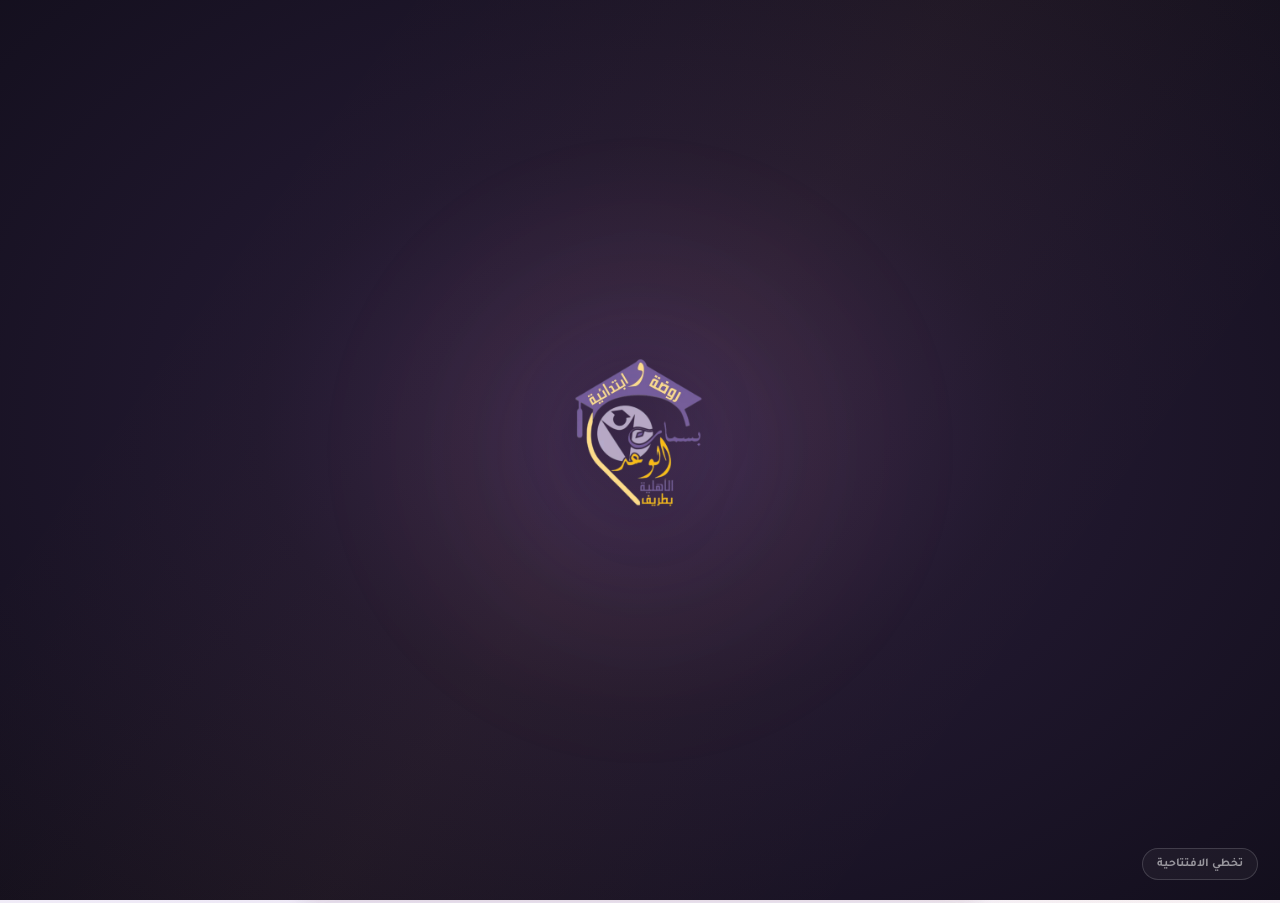
<file: index.html>
<!doctype html>
<html lang="ar" dir="rtl">
<head>
  <meta charset="utf-8">
  <meta name="viewport" content="width=device-width,initial-scale=1,maximum-scale=1">
  <meta name="theme-color" content="#4a2e6f">
  <title>نظام نداء واستئذان الطلاب - بسمات الوعد الأهلية</title>
  <link rel="icon" type="image/png" href="assets/logo.png?v=school-logo-20260928">
  <link rel="apple-touch-icon" href="assets/logo.png?v=school-logo-20260928">
  <script>document.querySelectorAll("link[rel~=icon]").forEach(link=>link.href=location.hostname==="bsmat0.github.io"?"/nbsmat/assets/logo.png?v=school-logo-20260928":"assets/logo.png?v=school-logo-20260928")</script>
  <link rel="stylesheet" href="css/style.css?v=delegate-feedback-session-cleanup-v1-20260926">
  <link rel="stylesheet" href="css/reference-design.css?v=school-logo-visible-v1-20260927">
  <link rel="stylesheet" href="css/info-pages.css">
  <link rel="stylesheet" href="css/brand-intro.css?v=mobile-required-intro-audio-v1-20260927">
  <script src="js/brand-intro.js?v=mobile-required-intro-audio-v1-20260927"></script>
  <script defer src="js/config.js?v=parent-login-bound-session-v1-20260926"></script>
  <script defer src="js/api.js?v=parent-device-session-v2-20260926"></script>
  <script defer src="js/realtime.js?v=root-realtime-rootfix-v7-6to2-stable-20261002"></script>
  <script defer src="js/parent.js?v=root-parent-rootfix-v5-6to2-stable-20261002"></script>
  <script defer src="js/delegation.js?v=root-realtime-delegate-v1"></script>
  <script defer src="js/ui.js?v=github-logo-path-v1-20260927"></script>
</head>
<body>
  <div class="brand-intro" id="brandIntro" data-intro-target="#home .portal-center-logo" role="dialog" aria-label="افتتاحية شعار بسمات الوعد" aria-modal="true">
    <div class="brand-intro-aura" aria-hidden="true"></div>
    <div class="brand-intro-stage" aria-hidden="true">
      <div class="brand-intro-n" dir="ltr">N</div>
      <div class="brand-intro-word" dir="ltr" aria-label="BSMAT">
        <span class="brand-letter brand-letter-b">B</span><span class="brand-letter brand-letter-s">S</span><span class="brand-letter brand-letter-m">M</span><span class="brand-letter brand-letter-a">A</span><span class="brand-letter brand-letter-t">T</span>
      </div>
      <img class="brand-intro-official" src="assets/logo.png?v=school-logo-20260928" alt="">
    </div>
    <button class="brand-intro-skip" id="brandIntroSkip" type="button">تخطي</button>
  </div>
  <header class="site-header" aria-label="رأس الموقع">
    <div class="header-school">
      <div class="school-logo-box"><img class="header-logo" src="assets/logo.png?v=school-logo-20260928" alt="شعار بسمات الوعد"></div>
      <div class="school-info">
        <div class="school-title-row"><h1>روضة وابتدائية بسمات الوعد الأهلية</h1><span class="approved-badge">بوابة معتمدة</span></div>
        <p>نظام النداء الذكي بالطلاب</p>
      </div>
    </div>
    <div class="header-actions">
      <a id="headerPortalAction" class="header-admin-btn" href="./" aria-label="تسجيل الدخول إلى بوابة الإدارة" title="تسجيل الدخول إلى بوابة الإدارة"><svg viewBox="0 0 24 24" aria-hidden="true"><circle cx="12" cy="7.5" r="4.5" fill="currentColor" stroke="none"/><path d="M3 22c.5-5.2 3.7-8 9-8s8.5 2.8 9 8H3Z" fill="currentColor" stroke="none"/></svg></a>
      <button class="header-theme-btn" data-theme type="button" title="تبديل المظهر" aria-label="تبديل المظهر"><svg class="theme-sun-icon" viewBox="0 0 24 24" aria-hidden="true"><circle cx="12" cy="12" r="4"/><path d="M12 2v2M12 20v2M2 12h2M20 12h2m-17.1-7.1 1.4 1.4m11.4 11.4 1.4 1.4m0-14.2-1.4 1.4M6.3 17.7l-1.4 1.4"/></svg></button>
    </div>
  </header>
  <div class="stars-container stars" id="stars" aria-hidden="true"></div>
  <main class="container" id="mainCardContainer">
    <section id="home" class="selection-screen" aria-label="الخدمات الرئيسية">
      <div class="portal-hero">
        <img class="portal-center-logo" src="assets/logo.png?v=school-logo-20260928" alt="شعار مدرسة بسمات الوعد">
        <h1>مدرسة بسمات الوعد</h1>
        <p>نظام نداء واستئذان الطلاب الذكي</p>
      </div>
      <button class="service-btn service-call-btn" type="button" data-mode="pickup"><span class="service-icon" aria-hidden="true"><svg viewBox="0 0 24 24"><path d="M5 16h14l-1.2-6.2A2.2 2.2 0 0 0 15.6 8H8.4a2.2 2.2 0 0 0-2.2 1.8L5 16z"/><path d="M4 16h16v3H4z"/><circle cx="7.5" cy="19" r="1.5"/><circle cx="16.5" cy="19" r="1.5"/></svg></span><span class="service-text"><strong>طلب نداء انصراف</strong><small>إرسال طلب استلام الطالب</small></span></button>
      <button class="service-btn service-excuse-btn" type="button" data-mode="excuse"><span class="service-icon" aria-hidden="true"><svg viewBox="0 0 24 24"><path d="M6 3h9l3 3v15H6z"/><path d="M15 3v4h3M9 12h6M9 16h4"/></svg></span><span class="service-text"><strong>طلب استئذان مبكر</strong><small>تقديم طلب استئذان طارئ</small></span></button>
      <button class="service-delegate-btn" type="button" data-mode="delegate"><span class="service-icon" aria-hidden="true"><svg viewBox="0 0 24 24"><circle cx="9" cy="8" r="3"/><path d="M3.5 20c.5-3.5 2.4-5.5 5.5-5.5s5 2 5.5 5.5M16 8h5m-2.5-2.5L21 8l-2.5 2.5"/></svg></span><span class="service-text"><strong>دخول المفوض</strong><small>الدخول لاستلام الطلاب المفوضين</small></span></button>
    </section>
    <section id="request" class="service-screen hidden" aria-labelledby="flowTitle">
      <h2 id="flowTitle">إدخال كود الأمان</h2>
      
      <form id="parentForm" novalidate>
        <div class="form-group"><label for="identity">رقم هوية ولي الأمر:</label><div class="verified-field"><input id="identity" inputmode="numeric" autocomplete="off" maxlength="10" placeholder="أدخل رقم الهوية الوطني" required><span id="identityCheck" class="field-verification hidden" aria-live="polite"></span></div></div>
        <div class="form-group"><label for="mobile">رقم الجوال:</label><div class="verified-field"><input id="mobile" inputmode="tel" autocomplete="tel" maxlength="10" placeholder="05xxxxxxxx" required><span id="mobileCheck" class="field-verification hidden" aria-live="polite"></span></div></div>
        <button class="btn-submit" type="submit" id="lookup">عرض الأبناء المسجلين</button>
      </form>
      <div id="parentSessionBar" class="parent-session-bar hidden"><div class="parent-session-identity"><span class="parent-session-avatar" aria-hidden="true">♙</span><div><small>مرحبًا بعودتك</small><strong id="parentGreeting">ولي الأمر</strong></div></div></div>
      <p id="formMessage" class="message hidden" role="status" aria-live="polite"></p>
      <div id="studentsWrap" class="children-picker hidden"><div class="children-picker-heading"><span class="children-heading-icon" aria-hidden="true">✦</span><div><h3>أبناؤك المسجلون</h3><p>اختر طالبًا أو أكثر لإرسال الطلب</p></div></div><div id="students" class="children-grid"></div></div>
      <div id="reasonWrap" class="form-group hidden"><label for="reason">سبب الاستئذان:<small id="count">0/100</small></label><textarea id="reason" rows="2" maxlength="100" placeholder="مثال: موعد مستشفى، ظرف عائلي..."></textarea></div>
      <button class="btn-submit hidden" id="sendRequest" type="button">تأكيد وإرسال الطلب</button>
      <div id="requestStatus" class="status-card hidden" role="status" aria-live="polite"></div>
      <section id="parentDelegatePanel" class="parent-delegation-panel hidden" aria-labelledby="parentDelegateTitle">
        <div class="parent-delegation-heading"><div><h3 id="parentDelegateTitle">تفويضات الأسرة</h3><p>إضافة مفوض جديد أو متابعة التفويضات الحالية</p></div><button id="toggleDelegateManagement" class="button quiet" type="button" aria-expanded="false" aria-controls="parentDelegateManagement">إدارة المفوضين</button></div>
        <div id="parentDelegateManagement" class="hidden"><form id="delegateManageForm" class="parent-delegate-form"><div class="form-group"><label for="delegateName">اسم المفوض</label><input id="delegateName" maxlength="100" required></div><div class="form-group"><label for="delegateMobile">رقم جوال المفوض</label><input id="delegateMobile" inputmode="numeric" maxlength="10" placeholder="05xxxxxxxx" required></div><div class="form-group"><label for="delegationType">مدة التفويض</label><select id="delegationType"><option value="temporary">مؤقت — 8 ساعات</option><option value="permanent">دائم</option></select></div><button class="button primary" type="submit">حفظ بيانات المفوض</button></form><p id="parentDelegateMessage" class="message" role="status" aria-live="polite"></p><div id="parentDelegations" class="parent-delegations hidden" aria-live="polite"></div></div>
      </section>
      <div class="parent-bottom-grid">
        <section id="parentRequestHistory" class="parent-request-history hidden" aria-labelledby="parentRequestHistoryTitle"><div class="parent-history-heading"><div><h3 id="parentRequestHistoryTitle">سجل طلبات الأبناء</h3><p>آخر عمليات النداء والاستئذان المرتبطة بأبنائك</p></div><button id="refreshParentHistory" class="button quiet" type="button">تحديث</button></div><div id="parentRequestHistoryList" class="parent-history-list"></div></section>
        <section id="parentUtilityCard" class="parent-utility-card hidden" data-mode="schedule" aria-live="polite"><div class="parent-history-heading"><div><h3 id="parentUtilityTitle">مواعيد اليوم</h3><p id="parentUtilityCopy">الأوقات المعتمدة الظاهرة لولي الأمر</p></div></div><div id="parentUtilityBody" class="parent-utility-body"></div></section>
      </div>
      <button class="btn-back-home" type="button" data-home><span>العودة للرئيسية</span></button>
    </section>
    <nav id="portalLegalLinks" class="portal-legal-links" aria-label="روابط الموقع"><a href="privacy.html">سياسة الخصوصية</a><span aria-hidden="true">|</span><a href="terms.html">شروط الاستخدام</a><span aria-hidden="true">|</span><a href="contact.html">تواصل معنا</a></nav>
    <footer class="portal-footer"><div class="portal-footer-title"><svg class="portal-footer-check" viewBox="0 0 24 24" aria-hidden="true"><circle cx="12" cy="12" r="8.5"/><path d="m8.3 12.2 2.3 2.3 5.1-5.1"/></svg><span>منظومة النداء والاستئذان المدرسي المعتمدة</span></div><div class="portal-footer-credit">تم إنشاء وتطوير النظام من قبل <strong>أ. إخلاص الحضيري</strong> | وكيلة مدرسة بسمات الوعد</div></footer>
  </main>
  <dialog id="parentLogoutDialog" aria-labelledby="parentLogoutTitle"><div class="dialog-card"><p class="eyebrow">حساب ولي الأمر</p><h2 id="parentLogoutTitle">تسجيل الخروج</h2><p>هل تريد تسجيل الخروج من حساب ولي الأمر على هذا الجهاز؟</p><div class="actions"><button id="cancelParentLogout" class="button quiet" type="button">البقاء</button><button id="confirmParentLogout" class="button reject" type="button">تسجيل الخروج</button></div></div></dialog>
  <dialog id="delegateDialog"><div class="dialog-card"><button class="close" id="delegateClose" aria-label="إغلاق">×</button><p class="eyebrow">دخول المفوض</p><form id="delegateLoginForm"><h2>استلام الطلاب</h2><label>كود التفويض<input id="delegateCode" inputmode="numeric" maxlength="4" autocomplete="one-time-code"></label><button class="button primary" id="redeem">دخول</button></form><div class="message" id="delegateMessage" role="status"></div><section id="delegateSession" class="hidden"><p id="delegateIdentity"></p><p id="delegateExpiry" class="muted"></p><h3>اختيار الطالب / الطلاب</h3><div id="delegateStudents" class="student-list"></div><div id="delegateStatus" class="status hidden" role="status"></div><button id="delegateSend" class="button primary">إرسال طلب الاستلام</button><button id="delegateLogout" class="button quiet">تسجيل خروج</button></section></div></dialog>
  <div id="adminPortalShell" hidden><iframe id="adminPortalFrame" title="بوابة الإدارة" src="about:blank"></iframe></div>
</body></html>
</file>
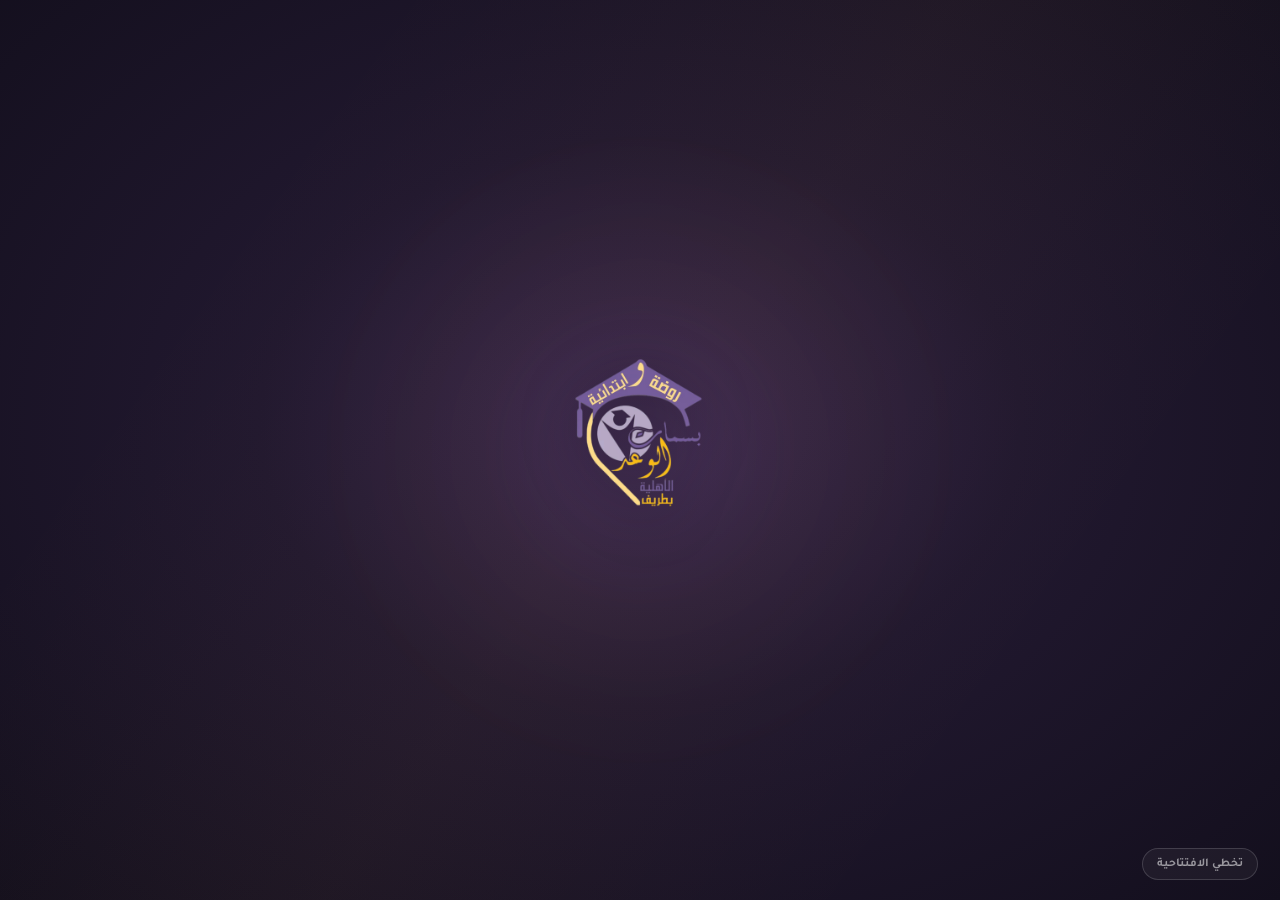
<file: admin.html>
<!doctype html>
<html lang="ar" dir="rtl">
<head>
  <meta charset="utf-8"><meta name="viewport" content="width=device-width,initial-scale=1,maximum-scale=1">
  <title>لوحة الإدارة | بسمات الوعد</title>
  <link rel="icon" type="image/png" href="assets/logo.png?v=school-logo-20260928"><script>document.querySelectorAll("link[rel~=icon]").forEach(link=>link.href=location.hostname==="bsmat0.github.io"?"/nbsmat/assets/logo.png?v=school-logo-20260928":"assets/logo.png?v=school-logo-20260928")</script>
  <link rel="apple-touch-icon" href="assets/logo.png?v=school-logo-20260928">
  <link rel="stylesheet" href="css/style.css"><link rel="stylesheet" href="css/reference-design.css?v=account-settings-v1-20260928"><link rel="stylesheet" href="css/admin.css?v=account-settings-v1-20260928"><link rel="stylesheet" href="css/brand-intro.css?v=nonblocking-sound-20260924"><style>body:has(#mainCardContainer.admin-wrap)>.site-header .admin-staff-mini{min-height:46px!important;height:auto!important;max-height:none!important;padding:5px 9px!important;gap:8px!important}body:has(#mainCardContainer.admin-wrap)>.site-header .staff-mini-icon{width:25px!important;height:25px!important;flex:0 0 25px!important}body:has(#mainCardContainer.admin-wrap)>.site-header .staff-mini-text strong{font-size:13px!important;line-height:1.25!important}body:has(#mainCardContainer.admin-wrap)>.site-header .staff-mini-text small{display:block!important;font-size:10px!important;line-height:1.25!important}#adminHomeAction{width:46px!important;min-width:46px!important;height:46px!important;min-height:46px!important}#adminHomeAction svg{width:40px!important;height:40px!important;stroke-width:2.6!important}@media(max-width:560px){body:has(#mainCardContainer.admin-wrap)>.site-header .admin-staff-mini{min-height:40px!important;padding:4px 6px!important;gap:5px!important}body:has(#mainCardContainer.admin-wrap)>.site-header .staff-mini-text strong{font-size:11px!important}body:has(#mainCardContainer.admin-wrap)>.site-header .staff-mini-text small{font-size:9px!important}#adminHomeAction{width:40px!important;min-width:40px!important;height:40px!important;min-height:40px!important}#adminHomeAction svg{width:34px!important;height:34px!important}}</style>
  <script src="js/brand-intro.js?v=nonblocking-sound-20260924"></script>
</head>
<body>
  <div class="brand-intro" id="brandIntro" data-intro-target=".admin-login-mark img" role="dialog" aria-label="افتتاحية شعار بسمات الوعد" aria-modal="true">
    <div class="brand-intro-aura" aria-hidden="true"></div>
    <div class="brand-intro-stage" aria-hidden="true">
      <div class="brand-intro-n" dir="ltr">N</div>
      <div class="brand-intro-word" dir="ltr" aria-label="BSMAT">
        <span class="brand-letter brand-letter-b">B</span><span class="brand-letter brand-letter-s">S</span><span class="brand-letter brand-letter-m">M</span><span class="brand-letter brand-letter-a">A</span><span class="brand-letter brand-letter-t">T</span>
      </div>
      <img class="brand-intro-official" src="assets/logo.png?v=school-logo-20260928" alt="">
    </div>
    <button class="brand-intro-skip" id="brandIntroSkip" type="button">تخطي</button>
  </div>
  <header class="site-header" aria-label="رأس الموقع">
    <div class="header-school"><div class="school-logo-box"><img class="header-logo" src="assets/logo.png?v=school-logo-20260928" alt="شعار بسمات الوعد"></div><div class="school-info"><div class="school-title-row"><h1>روضة وابتدائية بسمات الوعد الأهلية</h1><span class="approved-badge">بوابة معتمدة</span></div><p>نظام النداء الذكي بالطلاب</p></div></div>
    <div class="header-actions"><div class="admin-staff-wrap"><button class="admin-staff-mini hidden" id="staff" type="button" aria-expanded="false" aria-controls="staffCard"><span class="staff-mini-icon">✦</span><span class="staff-mini-text"><strong>إخلاص الحضيري</strong><small>وكيلة المدرسة</small></span></button><div id="staffCard" class="staff-card hidden"><strong>إخلاص الحضيري</strong><span>وكيلة مدرسة بسمات الوعد</span><span class="ok">● نشط</span><button id="logout" class="button quiet staff-logout" type="button"><svg viewBox="0 0 24 24" aria-hidden="true"><path d="M10 17l5-5-5-5M15 12H3m9-9h7a2 2 0 0 1 2 2v14a2 2 0 0 1-2 2h-7"/></svg><span>تسجيل الخروج</span></button></div></div><button class="header-theme-btn" data-theme type="button" aria-label="تبديل المظهر"><svg class="theme-sun-icon" viewBox="0 0 24 24" aria-hidden="true"><circle cx="12" cy="12" r="4"/><path d="M12 2v2M12 20v2M2 12h2M20 12h2m-17.1-7.1 1.4 1.4m11.4 11.4 1.4 1.4m0-14.2-1.4 1.4M6.3 17.7l-1.4 1.4"/></svg></button><a id="adminHomeAction" class="header-admin-btn" href="index.html" aria-label="العودة للصفحة الرئيسية"><svg viewBox="0 0 24 24" aria-hidden="true"><path d="M2 11.5 12 2l10 9.5M4.5 10v11h15V10M9 21v-7h6v7"/></svg></a></div>
  </header>
  <div class="stars-container stars" aria-hidden="true"></div>
  <main class="container admin-wrap" id="mainCardContainer">
    <section class="panel admin-login-panel" id="loginPanel"><div class="admin-login-mark"><img src="assets/logo.png?v=school-logo-20260928" alt="شعار مدرسة بسمات الوعد"></div><p class="eyebrow">بوابة آمنة</p><h1 class="admin-login-title">لوحة الإدارة</h1><p class="admin-login-subtitle">أدخلي رقم الهوية والرقم السري للمتابعة إلى لوحة التحكم</p><form id="loginForm"><label for="nationalId">رقم الهوية</label><input id="nationalId" type="text" inputmode="numeric" autocomplete="off" maxlength="10" pattern="[0-9]{10}" placeholder="أدخلي رقم الهوية" required><label for="password">الرقم السري</label><input id="password" type="password" autocomplete="current-password" placeholder="أدخلي الرقم السري" required><button class="button primary" id="loginButton" type="button">تسجيل الدخول</button><p id="loginMessage" class="message" role="status" aria-live="polite"></p></form></section>
    <section class="hidden" id="dashboard"><div class="admin-dashboard-top"><div class="admin-dashboard-brand"><img src="assets/logo.png?v=school-logo-20260928" alt="شعار بسمات الوعد"><div><p class="eyebrow">إدارة المدرسة</p><h1>لوحة التحكم</h1></div></div></div><nav class="tabs admin-tabs hidden" aria-label="أقسام الإدارة"><button data-tab="stats"><svg class="tab-icon" viewBox="0 0 24 24" aria-hidden="true"><path d="M4 19V5m0 14h16M7 14l4-4 3 3 6-7"/></svg><span>نظرة عامة</span></button><button data-tab="requests"><svg class="tab-icon" viewBox="0 0 24 24" aria-hidden="true"><path d="M18 9a6 6 0 0 0-12 0c0 7-3 7-3 9h18c0-2-3-2-3-9M10 21h4"/></svg><span>الطلبات الحية</span><span id="pendingRequestBadge" class="pending-request-badge hidden" aria-label="الطلبات المعلقة">0</span></button><button data-tab="students"><svg class="tab-icon" viewBox="0 0 24 24" aria-hidden="true"><circle cx="12" cy="8" r="4"/><path d="M4 21a8 8 0 0 1 16 0"/></svg><span>الطلاب</span></button><button data-tab="parents"><svg class="tab-icon" viewBox="0 0 24 24" aria-hidden="true"><circle cx="9" cy="8" r="3.5"/><path d="M2 20a7 7 0 0 1 14 0m1-11a3 3 0 1 0 0-6m1 10a6 6 0 0 1 5 6"/></svg><span>أولياء الأمور</span></button><button data-tab="delegations"><svg class="tab-icon" viewBox="0 0 24 24" aria-hidden="true"><path d="M8 7h8a4 4 0 0 1 0 8H8a4 4 0 0 1 0-8Z"/><path d="M5 11H3m18 0h-2M8 4v2m8-2v2M8 16v4m8-4v4"/></svg><span>التفويضات</span></button><button data-tab="reports"><svg class="tab-icon" viewBox="0 0 24 24" aria-hidden="true"><path d="M6 3h9l4 4v14H6zM15 3v5h5M9 13h7m-7 4h7"/></svg><span>التقارير</span></button><button data-tab="settings"><svg class="tab-icon" viewBox="0 0 24 24" aria-hidden="true"><circle cx="12" cy="12" r="3"/><path d="m19.4 15 .1.1 1.4 1.1-1.4 2.4-1.7-.7a8 8 0 0 1-1.8 1l-.3 1.8h-2.8l-.3-1.8a8 8 0 0 1-1.8-1l-1.7.7-1.4-2.4 1.4-1.1a7 7 0 0 1 0-2l-1.4-1.1 1.4-2.4 1.7.7a8 8 0 0 1 1.8-1l.3-1.8h2.8l.3 1.8a7 7 0 0 1 1.8 1l1.7-.7 1.4 2.4-1.4 1.1a7 7 0 0 1 0 2Z"/></svg><span>الإعدادات</span></button></nav><div class="panel" id="adminContent" aria-live="polite"><p class="muted">اختاري قسمًا لعرض بياناته.</p></div></section>
    <dialog id="adminDialog" class="demo-dialog"><form id="adminDialogForm" method="dialog"><div class="demo-dialog-head"><div><p class="eyebrow">إدارة المدرسة</p><h2 id="adminDialogTitle">تفاصيل</h2></div><button type="button" class="demo-dialog-close" id="adminDialogClose" aria-label="إغلاق">×</button></div><div id="adminDialogBody" class="demo-dialog-body"></div><div class="demo-dialog-actions"><button class="button quiet" id="adminDialogCancel" type="button">إلغاء</button><button class="button primary" id="adminDialogSave" type="submit">حفظ</button></div></form></dialog>
    <audio id="adminAlertAudio" preload="auto" playsinline aria-hidden="true"></audio><div id="adminToast" class="admin-toast" role="status" aria-live="polite"></div>
    <footer class="portal-footer"><div class="portal-footer-title"><svg class="portal-footer-check" viewBox="0 0 24 24" aria-hidden="true"><circle cx="12" cy="12" r="8.5"/><path d="m8.3 12.2 2.3 2.3 5.1-5.1"/></svg><span>منظومة النداء والاستئذان المدرسي المعتمدة</span></div><div class="portal-footer-credit">تم إنشاء وتطوير النظام من قبل <strong>أ. إخلاص الحضيري</strong> | وكيلة مدرسة بسمات الوعد</div></footer>
  <div id="printOnlyReport" aria-hidden="true"></div></main>
<script>const adminHomeAction=document.getElementById('adminHomeAction');if(adminHomeAction){adminHomeAction.href=location.protocol==='file:'?'index.html':'./';adminHomeAction.addEventListener('click',event=>{if(window.parent===window)return;event.preventDefault();window.parent.postMessage({type:'bsmat-close-admin'},'*')})}</script>

<script>
(() => {
  const form = document.getElementById('loginForm');
  const button = document.getElementById('loginButton');
  if (!form || !button) return;
  form.dataset.bsmatLoginFallback = '1';
  let busy = false;
  const runLogin = async (event) => {
    event?.preventDefault();
    if (busy) return;
    const nid = String(document.getElementById('nationalId')?.value || '').trim();
    const passEl = document.getElementById('password');
    const pass = String(passEl?.value || '').trim();
    const message = document.getElementById('loginMessage');
    if (!/^\d{10}$/.test(nid)) {
      if (message) message.textContent = 'أدخل رقم الهوية المكون من 10 أرقام.';
      document.getElementById('nationalId')?.focus();
      return;
    }
    if (!pass) {
      if (message) message.textContent = 'أدخل الرقم السري.';
      passEl?.focus();
      return;
    }
    try {
      const AudioCtor = window.AudioContext || window.webkitAudioContext;
      if (AudioCtor) {
        window.__bsmatAudioContext = window.__bsmatAudioContext && window.__bsmatAudioContext.state !== 'closed' ? window.__bsmatAudioContext : new AudioCtor();
        if (window.__bsmatAudioContext.state !== 'running') window.__bsmatAudioContext.resume().catch(() => {});
      }
    } catch {}
    busy = true;
    button.disabled = true;
    if (message) message.textContent = 'جارٍ التحقق…';
    try {
      const api = window.APP_CONFIG?.api || {};
      const baseUrl = String(api.baseUrl || 'https://gtbgfndskfofcxgtgqlc.supabase.co/functions/v1').replace(/\/$/, '');
      const publicKey = String(api.publicKey || 'sb_publishable_goqkOuoBt-PJ9gLJB7ttYw_cpfgV4qB');
      const response = await fetch(baseUrl + '/parent-api', {
        method: 'POST',
        headers: {
          'Content-Type': 'application/json',
          apikey: publicKey,
          Authorization: 'Bearer ' + publicKey
        },
        body: JSON.stringify({ action: 'admin_login', national_id: nid, password: pass })
      });
      const raw = await response.text();
      let data = {};
      try { data = raw ? JSON.parse(raw) : {}; } catch { data = { message: raw || '' }; }
      if (!response.ok || data.success === false) {
        throw new Error(data.message || data.error || ('تعذر تسجيل الدخول (' + response.status + ').'));
      }
      const session = data.session_token || data.admin_session || data.token;
      if (!session) throw new Error('لم يُرجع الخادم جلسة إدارة.');
      sessionStorage.setItem('bsmat.admin.session', session);
      window.dispatchEvent(new CustomEvent('bsmat-admin-login-success', { detail: { session } }));
    } catch (error) {
      if (message) message.textContent = error?.message || 'تعذر تسجيل الدخول.';
    } finally {
      busy = false;
      button.disabled = false;
    }
  };
  button.addEventListener('click', runLogin);
  form.addEventListener('submit', runLogin);
})();
</script>
<script src="js/config.js?v=account-settings-v9-20261002"></script>
<script src="js/api.js?v=account-settings-v9-20261002"></script>
<script src="js/realtime.js?v=root-realtime-rootfix-v11-login-stable-20261002"></script>
<script src="js/admin.js?v=selected-sound-v13-continuous-20261002"></script>
<script src="js/ui.js?v=github-logo-path-v5-20261002"></script>
</body></html>
</file>
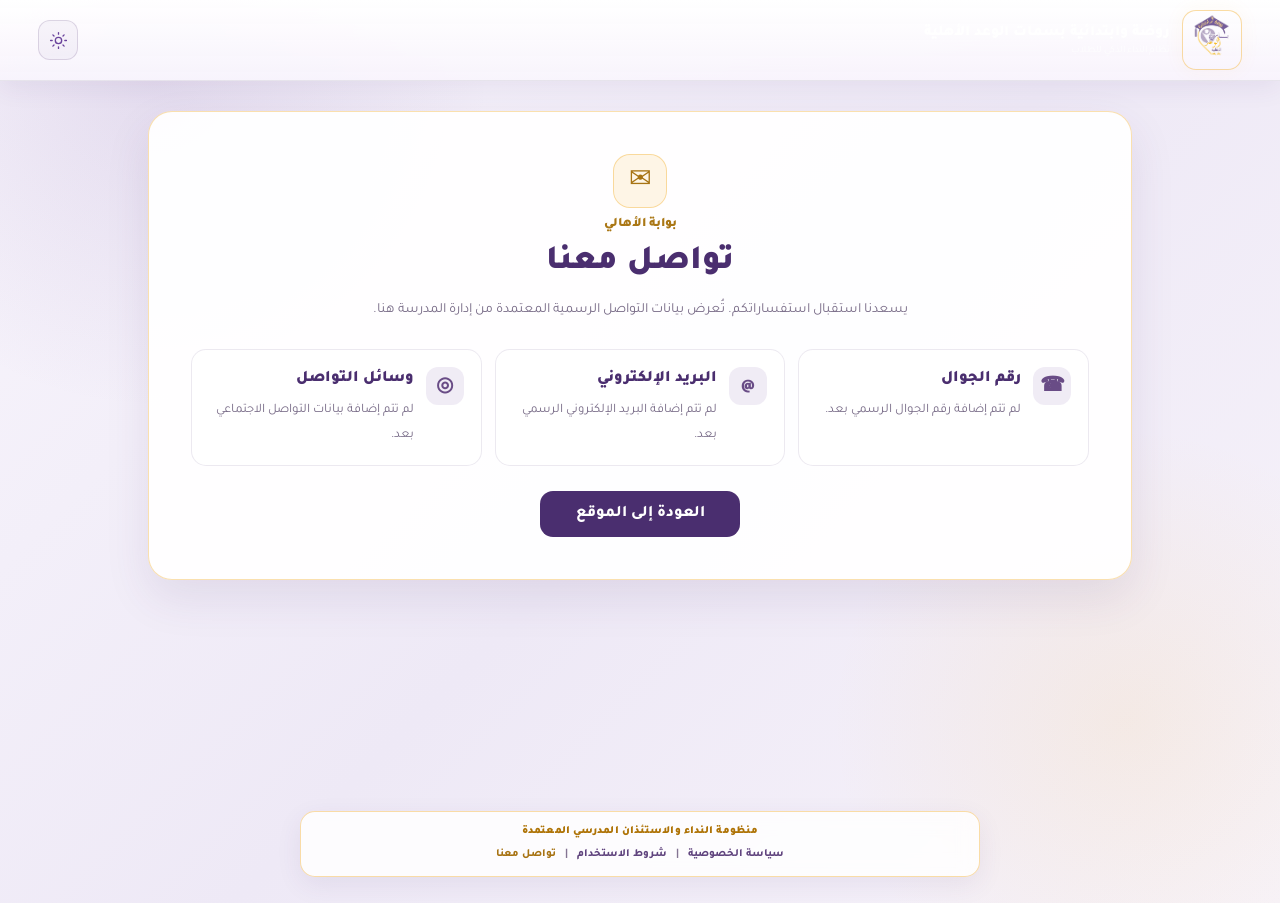
<file: contact.html>
<!doctype html>
<html lang="ar" dir="rtl">
<head>
  <meta charset="utf-8">
  <meta name="viewport" content="width=device-width,initial-scale=1">
  <meta name="theme-color" content="#4a2e6f">
  <title>تواصل معنا | بسمات الوعد</title>
  <link rel="icon" type="image/png" href="assets/logo.png">
  <link rel="apple-touch-icon" href="assets/logo.png">
  <link rel="stylesheet" href="css/style.css">
  <link rel="stylesheet" href="css/reference-design.css?v=admin-header-inline-20260924-10">
  <link rel="stylesheet" href="css/info-pages.css">
  <script defer src="js/config.js"></script><script defer src="js/api.js"></script><script defer src="js/ui.js?v=stable-root-links-v1-20260927"></script><script defer src="js/site-content.js?v=site-content-20260926"></script>
</head>
<body data-site-page="contact">
  <header class="site-header" aria-label="رأس الموقع">
    <a class="header-school info-school-link" href="index.html"><span class="school-logo-box"><img class="header-logo" src="assets/logo.png" alt="شعار بسمات الوعد"></span><span class="school-info"><span class="school-title-row"><strong>روضة وابتدائية بسمات الوعد الأهلية</strong></span><span class="school-info-subtitle">نظام النداء الذكي للطلاب</span></span></a>
    <div class="header-actions"><button class="header-theme-btn" data-theme type="button" aria-label="تبديل المظهر"><svg class="theme-sun-icon" viewBox="0 0 24 24" aria-hidden="true"><circle cx="12" cy="12" r="4"/><path d="M12 2v2M12 20v2M2 12h2M20 12h2m-17.1-7.1 1.4 1.4m11.4 11.4 1.4 1.4m0-14.2-1.4 1.4M6.3 17.7l-1.4 1.4"/></svg></button></div>
  </header>
  <div class="stars-container stars" aria-hidden="true"></div>
  <main class="container info-page-main">
    <article class="info-page-card">
      <div class="info-page-heading"><span class="info-page-symbol" aria-hidden="true">✉</span><p class="eyebrow">بوابة الأهالي</p><h1>تواصل معنا</h1><p class="info-page-lead">يسعدنا استقبال استفساراتكم. تُعرض بيانات التواصل الرسمية المعتمدة من إدارة المدرسة هنا.</p></div>
      <div class="contact-options">
        <section class="contact-option"><span class="contact-option-icon" aria-hidden="true">☎</span><div><h2>رقم الجوال</h2><p><a id="contactPhoneValue" class="dynamic-contact-link" data-fallback="لم تتم إضافة رقم الجوال الرسمي بعد.">لم تتم إضافة رقم الجوال الرسمي بعد.</a></p></div></section>
        <section class="contact-option"><span class="contact-option-icon" aria-hidden="true">@</span><div><h2>البريد الإلكتروني</h2><p><a id="contactEmailValue" class="dynamic-contact-link" data-fallback="لم تتم إضافة البريد الإلكتروني الرسمي بعد.">لم تتم إضافة البريد الإلكتروني الرسمي بعد.</a></p></div></section>
        <section class="contact-option"><span class="contact-option-icon" aria-hidden="true">◎</span><div><h2>وسائل التواصل</h2><p><a id="contactSocialValue" class="dynamic-contact-link contact-plain" data-fallback="لم تتم إضافة بيانات التواصل الاجتماعي بعد.">لم تتم إضافة بيانات التواصل الاجتماعي بعد.</a></p></div></section>
      </div>
      <a class="button primary info-back-button" href="index.html">العودة إلى الموقع</a>
    </article>
    <footer class="portal-footer"><div class="portal-footer-title"><span>منظومة النداء والاستئذان المدرسي المعتمدة</span></div><nav class="portal-footer-links" aria-label="روابط الموقع"><a href="privacy.html">سياسة الخصوصية</a><span aria-hidden="true">|</span><a href="terms.html">شروط الاستخدام</a><span aria-hidden="true">|</span><a href="contact.html" aria-current="page">تواصل معنا</a></nav></footer>
  </main>
</body>
</html>
</file>
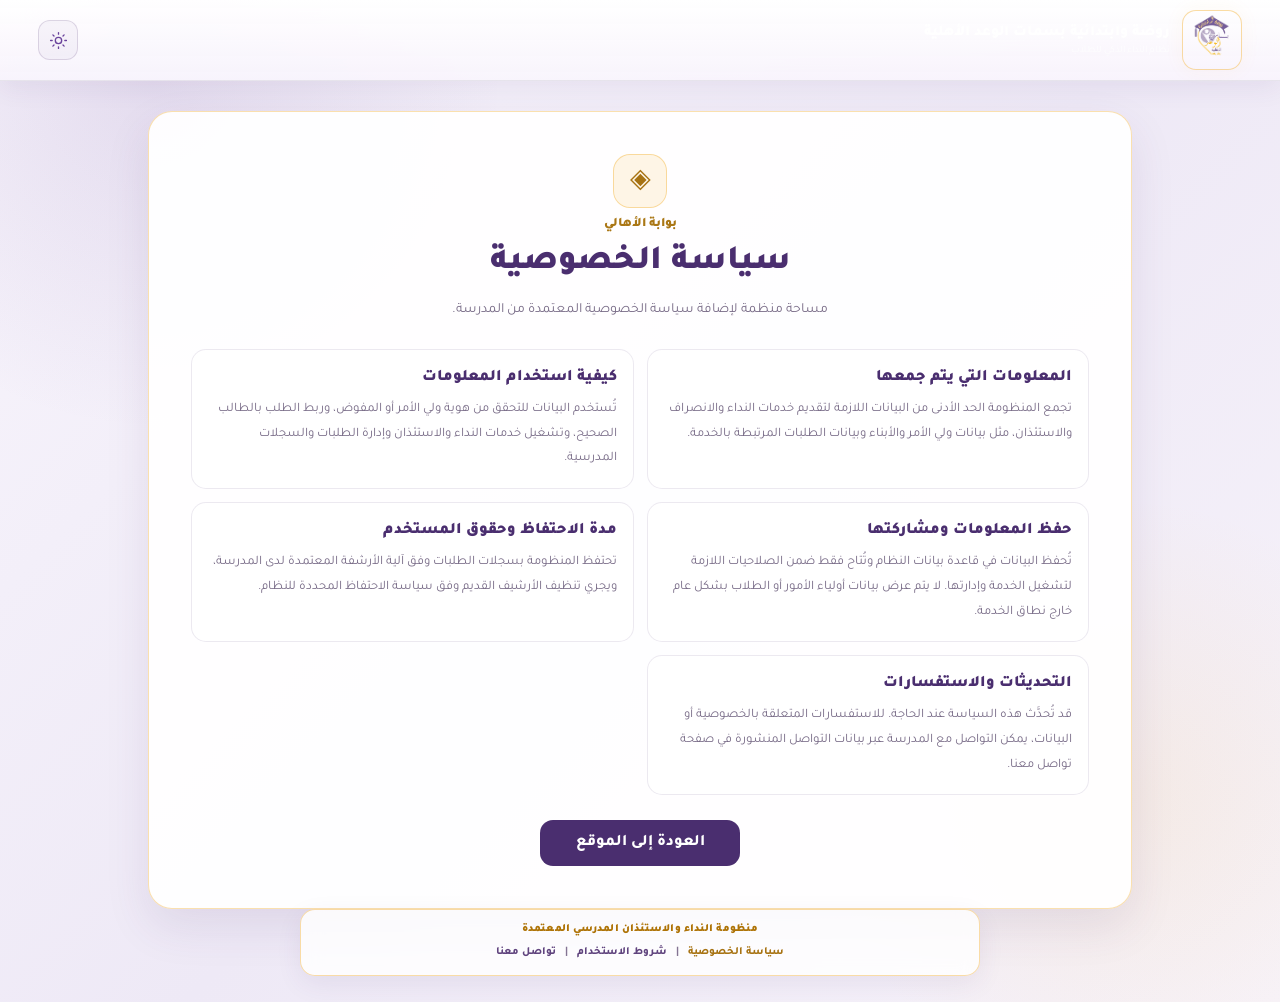
<file: privacy.html>
<!doctype html>
<html lang="ar" dir="rtl">
<head>
  <meta charset="utf-8">
  <meta name="viewport" content="width=device-width,initial-scale=1">
  <meta name="theme-color" content="#4a2e6f">
  <title>سياسة الخصوصية | بسمات الوعد</title>
  <link rel="icon" type="image/png" href="assets/logo.png">
  <link rel="apple-touch-icon" href="assets/logo.png">
  <link rel="stylesheet" href="css/style.css">
  <link rel="stylesheet" href="css/reference-design.css?v=admin-header-inline-20260924-10">
  <link rel="stylesheet" href="css/info-pages.css">
  <script defer src="js/config.js"></script><script defer src="js/api.js"></script><script defer src="js/ui.js?v=stable-root-links-v1-20260927"></script><script defer src="js/site-content.js?v=site-content-20260926"></script>
</head>
<body data-site-page="privacy">
  <header class="site-header" aria-label="رأس الموقع">
    <a class="header-school info-school-link" href="index.html"><span class="school-logo-box"><img class="header-logo" src="assets/logo.png" alt="شعار بسمات الوعد"></span><span class="school-info"><span class="school-title-row"><strong>روضة وابتدائية بسمات الوعد الأهلية</strong></span><span class="school-info-subtitle">نظام النداء الذكي للطلاب</span></span></a>
    <div class="header-actions"><button class="header-theme-btn" data-theme type="button" aria-label="تبديل المظهر"><svg class="theme-sun-icon" viewBox="0 0 24 24" aria-hidden="true"><circle cx="12" cy="12" r="4"/><path d="M12 2v2M12 20v2M2 12h2M20 12h2m-17.1-7.1 1.4 1.4m11.4 11.4 1.4 1.4m0-14.2-1.4 1.4M6.3 17.7l-1.4 1.4"/></svg></button></div>
  </header>
  <div class="stars-container stars" aria-hidden="true"></div>
  <main class="container info-page-main">
    <article class="info-page-card">
      <div class="info-page-heading"><span class="info-page-symbol" aria-hidden="true">◈</span><p class="eyebrow">بوابة الأهالي</p><h1>سياسة الخصوصية</h1><p class="info-page-lead">مساحة منظمة لإضافة سياسة الخصوصية المعتمدة من المدرسة.</p></div>
      <div class="policy-sections">
        <section><h2>المعلومات التي يتم جمعها</h2><p id="privacyCollect">تجمع المنظومة الحد الأدنى من البيانات اللازمة لتقديم خدمات النداء والانصراف والاستئذان، مثل بيانات ولي الأمر والأبناء وبيانات الطلبات المرتبطة بالخدمة.</p></section>
        <section><h2>كيفية استخدام المعلومات</h2><p id="privacyUse">تُستخدم البيانات للتحقق من هوية ولي الأمر أو المفوض، وربط الطلب بالطالب الصحيح، وتشغيل خدمات النداء والاستئذان وإدارة الطلبات والسجلات المدرسية.</p></section>
        <section><h2>حفظ المعلومات ومشاركتها</h2><p id="privacyStorage">تُحفظ البيانات في قاعدة بيانات النظام وتُتاح فقط ضمن الصلاحيات اللازمة لتشغيل الخدمة وإدارتها. لا يتم عرض بيانات أولياء الأمور أو الطلاب بشكل عام خارج نطاق الخدمة.</p></section>
        <section><h2>مدة الاحتفاظ وحقوق المستخدم</h2><p id="privacyRetention">تحتفظ المنظومة بسجلات الطلبات وفق آلية الأرشفة المعتمدة لدى المدرسة، ويجري تنظيف الأرشيف القديم وفق سياسة الاحتفاظ المحددة للنظام.</p></section>
        <section><h2>التحديثات والاستفسارات</h2><p id="privacyUpdates">قد تُحدَّث هذه السياسة عند الحاجة. للاستفسارات المتعلقة بالخصوصية أو البيانات، يمكن التواصل مع المدرسة عبر بيانات التواصل المنشورة في صفحة تواصل معنا.</p></section>
      </div>
      <a class="button primary info-back-button" href="index.html">العودة إلى الموقع</a>
    </article>
    <footer class="portal-footer"><div class="portal-footer-title"><span>منظومة النداء والاستئذان المدرسي المعتمدة</span></div><nav class="portal-footer-links" aria-label="روابط الموقع"><a href="privacy.html" aria-current="page">سياسة الخصوصية</a><span aria-hidden="true">|</span><a href="terms.html">شروط الاستخدام</a><span aria-hidden="true">|</span><a href="contact.html">تواصل معنا</a></nav></footer>
  </main>
</body>
</html>
</file>
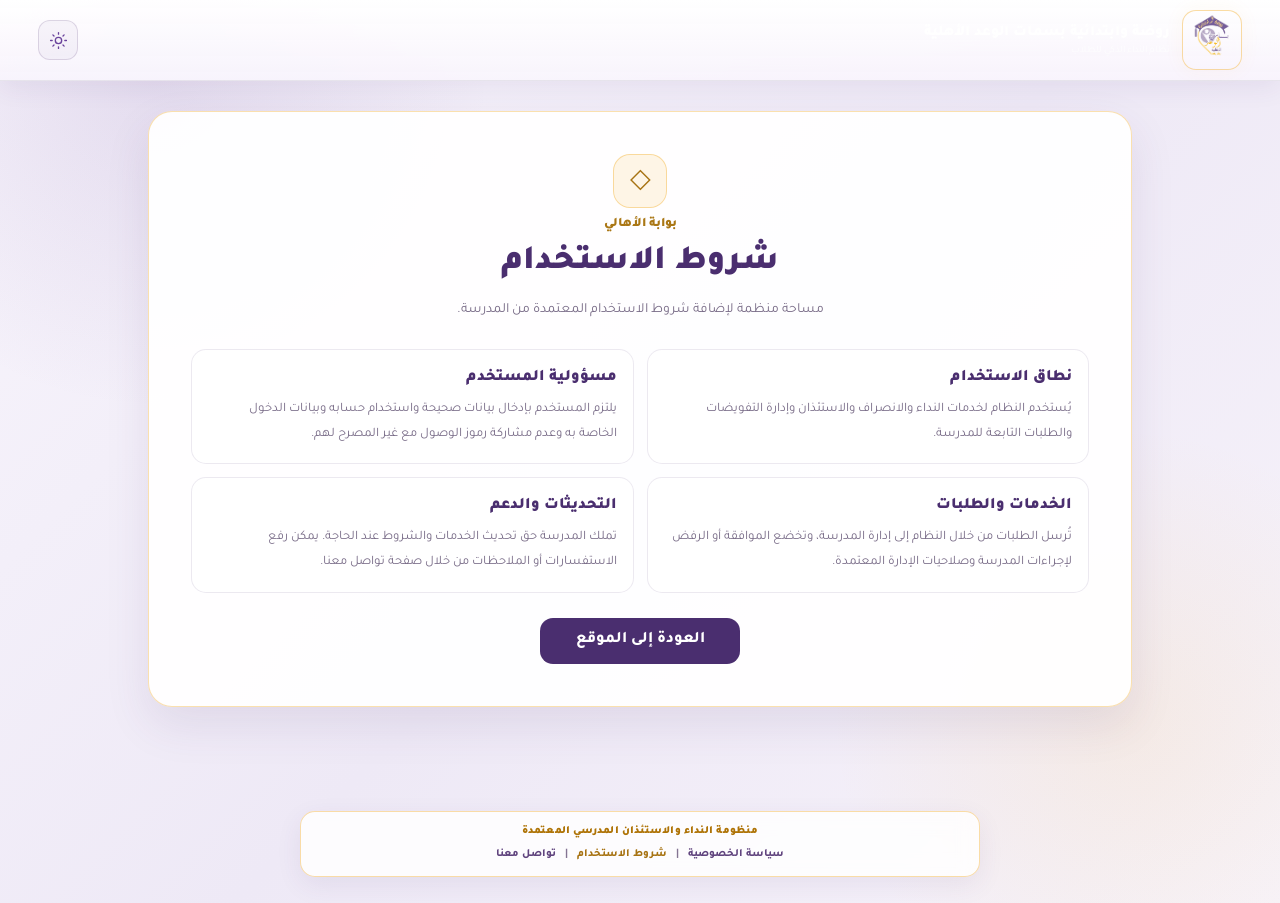
<file: terms.html>
<!doctype html>
<html lang="ar" dir="rtl">
<head>
  <meta charset="utf-8">
  <meta name="viewport" content="width=device-width,initial-scale=1">
  <meta name="theme-color" content="#4a2e6f">
  <title>شروط الاستخدام | بسمات الوعد</title>
  <link rel="icon" type="image/png" href="assets/logo.png">
  <link rel="apple-touch-icon" href="assets/logo.png">
  <link rel="stylesheet" href="css/style.css">
  <link rel="stylesheet" href="css/reference-design.css?v=admin-header-inline-20260924-10">
  <link rel="stylesheet" href="css/info-pages.css">
  <script defer src="js/config.js"></script><script defer src="js/api.js"></script><script defer src="js/ui.js?v=stable-root-links-v1-20260927"></script><script defer src="js/site-content.js?v=site-content-20260926"></script>
</head>
<body data-site-page="terms">
  <header class="site-header" aria-label="رأس الموقع">
    <a class="header-school info-school-link" href="index.html"><span class="school-logo-box"><img class="header-logo" src="assets/logo.png" alt="شعار بسمات الوعد"></span><span class="school-info"><span class="school-title-row"><strong>روضة وابتدائية بسمات الوعد الأهلية</strong></span><span class="school-info-subtitle">نظام النداء الذكي للطلاب</span></span></a>
    <div class="header-actions"><button class="header-theme-btn" data-theme type="button" aria-label="تبديل المظهر"><svg class="theme-sun-icon" viewBox="0 0 24 24" aria-hidden="true"><circle cx="12" cy="12" r="4"/><path d="M12 2v2M12 20v2M2 12h2M20 12h2m-17.1-7.1 1.4 1.4m11.4 11.4 1.4 1.4m0-14.2-1.4 1.4M6.3 17.7l-1.4 1.4"/></svg></button></div>
  </header>
  <div class="stars-container stars" aria-hidden="true"></div>
  <main class="container info-page-main">
    <article class="info-page-card">
      <div class="info-page-heading"><span class="info-page-symbol" aria-hidden="true">◇</span><p class="eyebrow">بوابة الأهالي</p><h1>شروط الاستخدام</h1><p class="info-page-lead">مساحة منظمة لإضافة شروط الاستخدام المعتمدة من المدرسة.</p></div>
      <div class="policy-sections">
        <section><h2>نطاق الاستخدام</h2><p id="termsScope">يُستخدم النظام لخدمات النداء والانصراف والاستئذان وإدارة التفويضات والطلبات التابعة للمدرسة.</p></section>
        <section><h2>مسؤولية المستخدم</h2><p id="termsUser">يلتزم المستخدم بإدخال بيانات صحيحة واستخدام حسابه وبيانات الدخول الخاصة به وعدم مشاركة رموز الوصول مع غير المصرح لهم.</p></section>
        <section><h2>الخدمات والطلبات</h2><p id="termsServices">تُرسل الطلبات من خلال النظام إلى إدارة المدرسة، وتخضع الموافقة أو الرفض لإجراءات المدرسة وصلاحيات الإدارة المعتمدة.</p></section>
        <section><h2>التحديثات والدعم</h2><p id="termsSupport">تملك المدرسة حق تحديث الخدمات والشروط عند الحاجة. يمكن رفع الاستفسارات أو الملاحظات من خلال صفحة تواصل معنا.</p></section>
      </div>
      <a class="button primary info-back-button" href="index.html">العودة إلى الموقع</a>
    </article>
    <footer class="portal-footer"><div class="portal-footer-title"><span>منظومة النداء والاستئذان المدرسي المعتمدة</span></div><nav class="portal-footer-links" aria-label="روابط الموقع"><a href="privacy.html">سياسة الخصوصية</a><span aria-hidden="true">|</span><a href="terms.html" aria-current="page">شروط الاستخدام</a><span aria-hidden="true">|</span><a href="contact.html">تواصل معنا</a></nav></footer>
  </main>
</body>
</html>
</file>
<file: css/style.css>
:root{--primary:#4a2e6f;--gold:#f3b137;--danger:#ff4757;--text:#33254a;--muted:#786b87;--line:#e2d9eb}
*,*::before,*::after{box-sizing:border-box}html{min-height:100%;font-family:"Segoe UI",Tahoma,Arial,sans-serif}button,input,textarea,select{font:inherit}button,a{-webkit-tap-highlight-color:transparent}button{cursor:pointer}img,svg{max-width:100%}.hidden{display:none!important}.message{min-height:22px;margin:8px 0;color:var(--danger);font-size:13px}.message.ok,.ok{color:#21884a}.muted{color:var(--muted)}
.student-list{display:grid;grid-template-columns:repeat(auto-fit,minmax(180px,1fr));gap:12px;margin:14px 0}.student{display:flex;align-items:center;gap:10px;width:100%;min-height:64px;padding:14px;border:1px solid var(--line);border-radius:14px;background:#fff;color:var(--text);text-align:right;cursor:pointer}.student.selected{border-color:var(--gold);box-shadow:0 0 0 2px rgba(243,177,55,.2)}.student strong{color:var(--primary)}.student small{margin-inline-start:auto;color:var(--muted)}
.button{display:inline-flex;align-items:center;justify-content:center;min-height:42px;padding:10px 16px;border:0;border-radius:12px;background:var(--primary);color:white;text-decoration:none;font-weight:750}.button.quiet{background:#eee8f4;color:var(--primary)}.button.reject{background:var(--danger);color:white}.button:disabled{opacity:.62;cursor:wait}.eyebrow{margin:12px 0 8px;color:#aa7715;font-size:13px;font-weight:850}h1,h2,h3,p{line-height:1.5}.tabs{display:flex;flex-wrap:wrap;gap:8px;margin:12px 0}.tabs button{padding:9px 12px;border:1px solid var(--line);border-radius:10px;background:#f7f3fa;color:var(--primary);font-weight:700}.tabs button.active{background:var(--primary);color:#fff}.request-list{display:grid;gap:12px}.request-card{padding:14px;border:1px solid var(--line);border-radius:14px;background:#fff}.request-top{display:flex;justify-content:space-between;gap:10px}.badge{padding:4px 9px;border-radius:18px;background:#f3b1372b;font-size:12px}.badge.approved{background:#2ed5732a;color:#197441}.badge.rejected{background:#ff47572a;color:#b52d38}.actions,.admin-toolbar{display:flex;align-items:center;gap:9px}.admin-toolbar{margin-bottom:14px}.admin-toolbar input{flex:1}.stats-grid{display:grid;grid-template-columns:repeat(auto-fit,minmax(145px,1fr));gap:12px}.stat{display:grid;gap:10px;padding:16px;border:1px solid var(--line);border-radius:14px;background:#f7f3fa}.stat strong{font-size:27px;color:var(--primary)}.table-wrap{overflow:auto}table{width:100%;border-collapse:collapse}td,th{padding:9px;border-bottom:1px solid var(--line);text-align:right;white-space:nowrap}th{color:var(--primary)}.error{padding:12px;border-radius:12px;background:#ff475719;color:var(--danger)}.toggle-line{display:flex;align-items:center;gap:8px}.staff-card{display:grid;gap:8px}.delegate-row{display:flex;align-items:center;justify-content:space-between;gap:10px;padding:10px;border-bottom:1px solid var(--line)}.delegate-student input{width:18px;accent-color:var(--primary)}
@media(prefers-reduced-motion:reduce){*,*::before,*::after{animation-duration:.01ms!important;animation-iteration-count:1!important;scroll-behavior:auto!important;transition-duration:.01ms!important}}

/* Targeted interaction feedback — preserves the existing layout/design. */
#sendRequest.is-sending{animation:sendRequestPulse 1s ease-in-out infinite;box-shadow:0 0 0 0 rgba(74,46,111,.38),0 0 24px rgba(74,46,111,.34)!important}
#requestStatus.request-status-feedback{transition:box-shadow .25s ease,background .25s ease,border-color .25s ease}
#requestStatus.request-status-feedback[data-state="pending"]{box-shadow:0 0 22px rgba(74,46,111,.18)}
#requestStatus.request-status-feedback[data-state="approved"]{color:#176b3b;border-color:rgba(46,213,115,.55);background:rgba(46,213,115,.12);box-shadow:0 0 28px rgba(46,213,115,.42);animation:requestApprovedGlow 1.5s ease-in-out infinite}
#requestStatus.request-status-feedback[data-state="rejected"]{color:#a62432;border-color:rgba(255,71,87,.55);background:rgba(255,71,87,.12);box-shadow:0 0 28px rgba(255,71,87,.38);animation:requestRejectedGlow 1.5s ease-in-out infinite}
.delegate-request-status{display:block;margin:12px 0;padding:13px 15px;border:1px solid rgba(201,139,29,.32);border-radius:13px;background:rgba(243,177,55,.12);color:#75520b;font-size:15px;font-weight:900;line-height:1.7;text-align:center}
.delegate-request-status[data-state="approved"]{border-color:rgba(22,107,59,.62);background:rgba(46,213,115,.18);color:#0b542c;text-shadow:0 0 1px rgba(255,255,255,.35)}
.delegate-request-status[data-state="rejected"]{border-color:rgba(255,71,87,.5);background:rgba(255,71,87,.12);color:#a62432}
.site-dark .delegate-request-status{background:rgba(243,177,55,.1);color:#f2d887}
.site-dark .delegate-request-status[data-state="approved"]{border-color:rgba(128,230,169,.65);background:rgba(25,113,62,.3);color:#d7ffe4;text-shadow:0 1px 1px rgba(0,0,0,.65)}
.site-dark .delegate-request-status[data-state="rejected"]{background:rgba(255,71,87,.14);color:#ffc0c6}
.parent-request-history{margin:14px 0;padding:14px;border:1px solid var(--line);border-radius:14px;background:#fff}
.parent-history-heading{display:flex;align-items:center;justify-content:space-between;gap:10px}.parent-history-heading h3{margin:0;color:var(--primary)}.parent-history-heading p{margin:2px 0 0;color:var(--muted);font-size:11px}.parent-history-list{display:grid;gap:8px;margin-top:10px}.parent-history-item{display:grid;grid-template-columns:1fr auto;gap:10px;padding:10px 12px;border:1px solid var(--line);border-radius:11px;background:#faf8fc}.parent-history-students{font-weight:800;color:var(--primary);font-size:12px}.parent-history-meta{display:flex;flex-wrap:wrap;gap:6px 10px;margin-top:4px;color:var(--muted);font-size:10px}.parent-history-status{align-self:center;padding:5px 9px;border-radius:18px;font-size:10px;font-weight:800}.parent-history-status.approved{background:#2ed5732a;color:#197441}.parent-history-status.rejected{background:#ff47572a;color:#b52d38}.parent-history-status.pending{background:#f3b1372b;color:#8a650d}
@keyframes sendRequestPulse{0%,100%{transform:scale(1);box-shadow:0 0 0 0 rgba(74,46,111,.25),0 0 18px rgba(74,46,111,.22)!important}50%{transform:scale(1.015);box-shadow:0 0 0 7px rgba(74,46,111,.05),0 0 30px rgba(74,46,111,.42)!important}}
@keyframes requestApprovedGlow{0%,100%{box-shadow:0 0 16px rgba(46,213,115,.25)}50%{box-shadow:0 0 34px rgba(46,213,115,.55)}}
@keyframes requestRejectedGlow{0%,100%{box-shadow:0 0 16px rgba(255,71,87,.22)}50%{box-shadow:0 0 34px rgba(255,71,87,.5)}}
@media(max-width:620px){.parent-history-item{grid-template-columns:1fr}.parent-history-status{justify-self:start}.parent-history-heading{align-items:flex-start}}
@media(prefers-reduced-motion:reduce){#sendRequest.is-sending,#requestStatus.request-status-feedback{animation:none!important}}

/* Requested readability only: enlarge the existing parent greeting without moving its layout. */
#parentSessionBar .parent-session-identity small{font-size:12px}
#parentSessionBar .parent-session-identity strong{font-size:18px;line-height:1.4}
@media(max-width:620px){#parentSessionBar .parent-session-identity strong{font-size:16px}}

/* Requested parent approval/request visibility refinements. */
#requestStatus.request-status-feedback{font-size:17px;font-weight:900;line-height:1.8;padding:13px 15px}
#requestStatus.request-status-feedback[data-state="approved"]{font-size:19px}
body.site-dark #requestStatus.request-status-feedback[data-state="approved"]{color:#baf2d0}

/* Parent identity/mobile verification indicators — same visual language, no layout shift. */
.verified-field{display:flex;align-items:center;gap:8px}.verified-field input{flex:1;min-width:0}.field-verification{width:28px;height:28px;flex:0 0 28px;display:inline-grid;place-items:center;border-radius:50%;font-size:18px;font-weight:950;line-height:1;border:1px solid currentColor}.field-verification.ok{color:#1e8a50;background:rgba(46,213,115,.12)}.field-verification.warn{color:#c33a46;background:rgba(255,71,87,.11)}
@media(max-width:620px){.field-verification{width:26px;height:26px;flex-basis:26px;font-size:16px}}

.verification-summary{display:grid;gap:7px;margin:10px 0;padding:10px 12px;border:1px solid var(--line);border-radius:12px;background:#faf8fc}.verification-summary-row{display:flex;align-items:center;justify-content:space-between;gap:10px;font-size:11px;color:var(--muted)}.verification-summary-row strong{font-size:11px;font-weight:900}.verified-summary-ok{color:#21884a}.verified-summary-warn{color:#c33a46}
</file>
<file: css/reference-design.css>
/* Design rules recreated from the supplied portal: header, centered card, service grid, footer and responsive breakpoints. */
html{min-height:100%;background:#f6f2fa}
body{min-height:100vh;margin:0;padding:0 15px 20px;display:flex;flex-direction:column;align-items:center;overflow-x:hidden;text-align:center;color:#33254a;background:radial-gradient(circle at 12% 8%,rgba(106,67,156,.13),transparent 24%),radial-gradient(circle at 88% 80%,rgba(243,177,55,.1),transparent 22%),linear-gradient(135deg,#f8f5fc 0%,#eee9f6 52%,#f7f3fa 100%);font-family:"Segoe UI",Tahoma,Arial,sans-serif;transition:background .35s ease,color .35s ease}
body.site-dark{background:radial-gradient(circle at 10% 8%,rgba(106,67,156,.22),transparent 26%),radial-gradient(circle at 88% 80%,rgba(243,177,55,.08),transparent 23%),linear-gradient(135deg,#0b0713 0%,#171024 50%,#10091a 100%);color:#fff}
.site-header{position:sticky;top:0;z-index:10000;width:calc(100% + 30px);min-height:78px;padding:10px clamp(14px,3vw,38px);box-sizing:border-box;display:flex;align-items:center;justify-content:space-between;gap:18px;direction:rtl;background:linear-gradient(180deg,rgba(16,10,28,.98),rgba(17,10,30,.9));border-bottom:1px solid rgba(243,177,55,.25);box-shadow:0 7px 24px rgba(0,0,0,.14);backdrop-filter:blur(18px);isolation:isolate}
.header-school{display:flex;align-items:center;gap:12px;min-width:0}.school-logo-box{width:49px;height:49px;flex:0 0 49px;display:flex;align-items:center;justify-content:center;border-radius:14px;background:rgba(255,255,255,.035);border:1px solid rgba(243,177,55,.45);overflow:hidden;box-shadow:0 0 20px rgba(243,177,55,.06)}.header-logo{width:100%;height:100%;object-fit:contain;padding:5px;box-sizing:border-box}.school-info{min-width:0;text-align:right}.school-title-row{display:flex;align-items:center;gap:8px;flex-wrap:wrap}.school-title-row h1{margin:0;color:#fff;font-size:15px;line-height:1.45;font-weight:900;white-space:nowrap}.school-info p{margin:2px 0 0;color:rgba(255,255,255,.55);font-size:10px}.approved-badge{display:inline-flex;align-items:center;justify-content:center;padding:4px 9px;border-radius:999px;color:#f3b137;background:rgba(243,177,55,.09);border:1px solid rgba(243,177,55,.58);font-size:8px;font-weight:900;white-space:nowrap;animation:approvedBadgeGlow 1.8s ease-in-out infinite}
.header-actions{display:flex;align-items:center;gap:7px;flex-shrink:0;direction:ltr}.header-admin-btn,.header-theme-btn{height:39px;min-height:39px;box-sizing:border-box;display:inline-flex;align-items:center;justify-content:center;gap:6px;border-radius:11px;font-family:inherit;font-size:9px;font-weight:900;cursor:pointer;text-decoration:none;transition:.2s ease}.header-admin-btn{padding:0 11px;color:#1b1205;background:linear-gradient(135deg,#f3b137,#e7a015);border:1px solid #f8cf79;box-shadow:0 5px 14px rgba(243,177,55,.1)}.header-admin-btn:hover{transform:translateY(-1px);box-shadow:0 8px 20px rgba(243,177,55,.2)}.header-admin-btn svg{width:15px;height:15px;fill:none;stroke:currentColor;stroke-width:1.7;stroke-linecap:round;stroke-linejoin:round}.header-theme-btn{width:39px;padding:0;border:1px solid rgba(106,67,156,.72);background:rgba(255,255,255,.025);color:#f3b137}.header-theme-btn:hover{border-color:rgba(243,177,55,.75);background:rgba(243,177,55,.05)}.theme-sun-icon{width:18px;height:18px;fill:none;stroke:currentColor;stroke-width:1.7;stroke-linecap:round}
.container{position:relative;z-index:1;isolation:isolate;width:100%;max-width:600px;min-height:calc(100vh - 98px);min-height:calc(100dvh - 98px);margin:18px auto 0;padding:24px;box-sizing:border-box;display:flex;flex-direction:column;background:rgba(255,255,255,.98);backdrop-filter:blur(12px);border:2px solid rgba(243,177,55,.75);border-radius:24px;color:#2c3e50;box-shadow:0 15px 45px rgba(0,0,0,.38),0 0 30px rgba(243,177,55,.25),0 0 55px rgba(106,67,156,.2);transition:background .3s,color .3s,box-shadow .3s}.container.dark-card{background:#1a1625;color:#f5f6fa;border-color:rgba(243,177,55,.5);box-shadow:0 15px 45px rgba(0,0,0,.8),0 0 30px rgba(243,177,55,.25),0 0 55px rgba(179,157,235,.2)}
.selection-screen{width:100%;min-height:0;margin:0 auto;padding:20px 0 14px;box-sizing:border-box;display:grid;grid-template-columns:repeat(2,minmax(0,1fr));align-content:center;gap:14px}.portal-hero{grid-column:1/-1;display:flex;flex-direction:column;align-items:center;justify-content:center;text-align:center;gap:5px;padding:0 10px 10px}.portal-center-logo{width:clamp(90px,10vw,128px);height:auto;object-fit:contain;padding:0;margin:2px 0 7px;filter:drop-shadow(0 8px 18px rgba(74,46,111,.14))}.site-dark .portal-center-logo{filter:drop-shadow(0 8px 22px rgba(243,177,55,.11))}.portal-hero h1{margin:0;color:#4a2e6f;font-size:clamp(24px,3vw,34px);font-weight:900;line-height:1.25}.site-dark .portal-hero h1{color:#f3eafa}.portal-hero p{margin:2px 0 0;color:#786b87;font-size:13px}.site-dark .portal-hero p{color:rgba(255,255,255,.62)}
.service-btn,.service-delegate-btn{width:100%;min-height:112px;margin:0;padding:18px;box-sizing:border-box;display:flex;flex-direction:row;align-items:center;justify-content:center;text-align:center;gap:12px;border-radius:22px;cursor:pointer;font-family:inherit;transition:transform .22s ease,box-shadow .22s ease,filter .22s ease,opacity .22s ease}.service-icon{width:48px;height:48px;flex:0 0 48px;display:flex;align-items:center;justify-content:center;border-radius:14px;box-sizing:border-box;color:#a87516}.service-icon svg{width:25px;height:25px;display:block;fill:none;stroke:currentColor;stroke-width:1.7;stroke-linecap:round;stroke-linejoin:round}.service-text{min-width:0;display:flex;flex-direction:column;align-items:center;justify-content:center;gap:4px;text-align:center}.service-text strong{display:block;font-size:15px;line-height:1.35;font-weight:900}.service-text small{display:block;font-size:9px;opacity:.72}.service-call-btn{color:#fff;border:1px solid rgba(243,177,55,.74);background:linear-gradient(135deg,#48276a,#7349a7);box-shadow:0 14px 35px rgba(74,46,111,.2);animation:serviceCallPulseFinal 2s ease-in-out infinite}.service-call-btn .service-icon{color:#f8d274;background:rgba(243,177,55,.14);border:1px solid rgba(243,177,55,.42)}.service-excuse-btn{color:#fff;border:1px solid rgba(81,156,207,.46);background:linear-gradient(135deg,#1d648f,#3291c9);box-shadow:0 13px 34px rgba(29,99,142,.16)}.service-excuse-btn .service-icon{color:#fff;background:rgba(255,255,255,.1);border:1px solid rgba(255,255,255,.19)}.service-delegate-btn{grid-column:1/-1;min-height:62px;color:#4a2e6f;border:1px solid rgba(243,177,55,.58);background:linear-gradient(135deg,rgba(243,177,55,.12),rgba(106,67,156,.07));box-shadow:0 10px 26px rgba(74,46,111,.07)}.service-delegate-btn .service-icon{width:44px;height:44px;flex-basis:44px;color:#a87310;background:rgba(243,177,55,.14);border:1px solid rgba(243,177,55,.34)}.site-dark .service-delegate-btn{color:#f4d88e;background:linear-gradient(135deg,rgba(243,177,55,.09),rgba(106,67,156,.14));border-color:rgba(243,177,55,.4)}.service-btn:hover,.service-delegate-btn:hover{filter:brightness(1.03);border-color:rgba(243,177,55,.58)}.selection-screen:has(.service-btn:hover)>.service-btn{transition:transform .22s ease,box-shadow .22s ease,filter .22s ease,opacity .22s ease}.selection-screen:has(.service-btn:hover)>.service-btn:not(:hover){transform:scale(.965);filter:saturate(.72) brightness(.97);opacity:.76}.selection-screen>.service-btn:hover{transform:scale(1.035);z-index:4}.selection-screen>.service-btn:focus-visible{transform:scale(1.035);z-index:4;outline:2px solid rgba(243,177,55,.65);outline-offset:3px}
.portal-footer{flex:0 0 auto;width:min(680px,calc(100% - 24px));margin:10px auto 4px;padding:11px 18px 10px;box-sizing:border-box;border:1px solid rgba(243,177,55,.44);border-radius:15px;background:rgba(255,255,255,.84);color:#6e5a7f;text-align:center;line-height:1.65;box-shadow:0 8px 26px rgba(74,46,111,.08);backdrop-filter:blur(10px);animation:footerAmbientV14 3s ease-in-out infinite}.portal-footer-title{display:flex;align-items:center;justify-content:center;gap:7px;color:#ae7306;font-size:11px;font-weight:900;letter-spacing:.1px}.portal-footer-check{width:16px;height:16px;flex:0 0 16px;fill:none;stroke:currentColor;stroke-width:1.8;stroke-linecap:round;stroke-linejoin:round}.portal-footer-credit{margin-top:2px;color:#847493;font-size:8px;font-weight:600}.portal-footer-credit strong{color:#665178;font-weight:900}.site-dark .portal-footer{background:rgba(18,12,31,.72);border-color:rgba(243,177,55,.44);color:#d8cae7;box-shadow:0 0 0 1px rgba(243,177,55,.035),0 8px 26px rgba(0,0,0,.08)}.site-dark .portal-footer-title{color:#f0b334}.site-dark .portal-footer-credit{color:#a998bc}.site-dark .portal-footer-credit strong{color:#c7afda}
.service-screen{width:min(1050px,100%);min-height:0;margin:0 auto;padding:24px 0 18px;display:flex;flex-direction:column;align-items:center;justify-content:flex-start;box-sizing:border-box;text-align:center}.service-screen h2{width:100%;margin:0;color:#4a2e6f;font-size:clamp(25px,3vw,36px);font-weight:900;line-height:1.3}.site-dark .service-screen h2{color:#f2e8fa}.service-screen .form-group,.service-screen #lookup,.service-screen #studentsWrap,.service-screen #sendRequest,.service-screen .status-card{width:min(720px,100%);margin:0 auto 14px;box-sizing:border-box}.service-screen .form-group{padding:16px;border-radius:16px;background:rgba(255,255,255,.72);border:1px solid rgba(74,46,111,.11);box-shadow:0 10px 26px rgba(74,46,111,.06);text-align:right}.site-dark .service-screen .form-group{background:rgba(255,255,255,.045);border-color:rgba(255,255,255,.08);box-shadow:none}.service-screen label{display:block;margin-bottom:8px;color:#4a2e6f;text-align:right;font-weight:700}.service-screen label small{float:left;color:#847493;font-size:11px}.site-dark .service-screen label{color:#e3d6ef}.service-screen input,.service-screen select,.service-screen textarea{width:100%;padding:12px;border:1px solid #e2d9eb;border-radius:10px;background:#fff;color:#2c2250;font:inherit;text-align:right}.site-dark .service-screen input,.site-dark .service-screen select,.site-dark .service-screen textarea{background:#262135;color:#fff;border-color:#4a3b65}.service-screen .btn-submit{min-height:54px;padding:14px 20px;border:0;border-radius:14px;background:#4a2e6f;color:#fff;font-family:inherit;font-size:15px;font-weight:700;cursor:pointer}.service-screen .btn-submit:disabled{opacity:.58;cursor:wait}.children-grid{width:100%;display:grid;grid-template-columns:repeat(auto-fit,minmax(190px,1fr));gap:12px}.children-grid .student{min-height:76px}.service-screen .status-card{padding:14px;border-radius:14px;background:#fff5d8;color:#533d13}.site-dark .service-screen .status-card{background:#302541;color:#f3d887}.service-screen .btn-back-home{margin:8px auto 0;padding:10px 18px;border:1px solid rgba(106,67,156,.25);border-radius:12px;background:#f4eff9;color:#4a2e6f;font-family:inherit;font-size:13px;font-weight:700;cursor:pointer}.site-dark .service-screen .btn-back-home{background:#302541;color:#f3eafa}.message{color:#c74252}.message.ok{color:#21884a}.hidden{display:none!important}
.stars-container{position:fixed;inset:0;width:100%;height:100%;z-index:0;overflow:hidden;pointer-events:none;background:none}.stars-container .star{position:absolute;top:-20px;border-radius:50%;opacity:.8;animation:fallingStar linear infinite}.stars-container .star.gold{background:#b47a11;box-shadow:0 0 7px rgba(180,122,17,.34),0 0 14px rgba(243,177,55,.18);opacity:.62}.stars-container .star.bright{background:#725196;box-shadow:0 0 7px rgba(114,81,150,.28);opacity:.48}.stars-container .star.orange{background:#a96418;box-shadow:0 0 7px rgba(169,100,24,.25);opacity:.5}.site-dark .stars-container .star.gold{background:#ffeaa7;box-shadow:0 0 10px rgba(255,234,167,.72),0 0 18px rgba(243,177,55,.42);opacity:.48}.site-dark .stars-container .star.bright{background:#fff;box-shadow:0 0 11px rgba(255,255,255,.72);opacity:.34}.site-dark .stars-container .star.orange{background:#ffb85c;box-shadow:0 0 10px rgba(255,184,92,.55);opacity:.4}.stars-container .star:nth-child(1){left:4%;width:3px;height:3px;animation-duration:11s;animation-delay:-7s}.stars-container .star:nth-child(2){left:9%;width:2px;height:2px;animation-duration:15s;animation-delay:-3s}.stars-container .star:nth-child(3){left:14%;width:4px;height:4px;animation-duration:12s;animation-delay:-9s}.stars-container .star:nth-child(4){left:19%;width:2px;height:2px;animation-duration:17s;animation-delay:-5s}.stars-container .star:nth-child(5){left:24%;width:3px;height:3px;animation-duration:13s;animation-delay:-2s}.stars-container .star:nth-child(6){left:29%;width:2px;height:2px;animation-duration:16s;animation-delay:-11s}.stars-container .star:nth-child(7){left:34%;width:3px;height:3px;animation-duration:10s;animation-delay:-4s}.stars-container .star:nth-child(8){left:39%;width:2px;height:2px;animation-duration:14s;animation-delay:-8s}.stars-container .star:nth-child(9){left:44%;width:4px;height:4px;animation-duration:18s;animation-delay:-12s}.stars-container .star:nth-child(10){left:49%;width:2px;height:2px;animation-duration:12s;animation-delay:-6s}.stars-container .star:nth-child(11){left:54%;width:3px;height:3px;animation-duration:15s;animation-delay:-10s}.stars-container .star:nth-child(12){left:59%;width:2px;height:2px;animation-duration:11s;animation-delay:-2s}.stars-container .star:nth-child(13){left:64%;width:4px;height:4px;animation-duration:17s;animation-delay:-13s}.stars-container .star:nth-child(14){left:69%;width:2px;height:2px;animation-duration:13s;animation-delay:-7s}.stars-container .star:nth-child(15){left:74%;width:3px;height:3px;animation-duration:16s;animation-delay:-4s}.stars-container .star:nth-child(16){left:79%;width:2px;height:2px;animation-duration:10s;animation-delay:-9s}.stars-container .star:nth-child(17){left:84%;width:4px;height:4px;animation-duration:14s;animation-delay:-5s}.stars-container .star:nth-child(18){left:89%;width:2px;height:2px;animation-duration:18s;animation-delay:-14s}.stars-container .star:nth-child(19){left:94%;width:3px;height:3px;animation-duration:12s;animation-delay:-3s}.stars-container .star:nth-child(20){left:16%;width:2px;height:2px;animation-duration:19s;animation-delay:-11s}.stars-container .star:nth-child(21){left:52%;width:3px;height:3px;animation-duration:15s;animation-delay:-8s}.stars-container .star:nth-child(22){left:87%;width:2px;height:2px;animation-duration:13s;animation-delay:-6s}@keyframes fallingStar{0%{transform:translateY(-20px) scale(.7);opacity:0}20%,80%{opacity:.8}100%{transform:translateY(105vh) scale(1.3);opacity:0}}
.dialog-card{position:relative;width:min(500px,calc(100vw - 30px));max-height:90vh;overflow:auto;padding:20px;border:1px solid rgba(243,177,55,.62);border-radius:20px;background:rgba(255,255,255,.97);box-shadow:0 22px 65px rgba(0,0,0,.32),0 0 30px rgba(243,177,55,.09);color:#2c2250}dialog{padding:0;border:0;border-radius:20px;background:transparent}dialog::backdrop{background:rgba(12,7,21,.68);backdrop-filter:blur(12px)}.dialog-card .close{float:left;border:0;background:none;color:#6f6877;font-size:25px;cursor:pointer}.dialog-card .tabs{display:flex;gap:8px}.dialog-card label{display:grid;gap:8px;margin:12px 0;text-align:right}.dialog-card input,.dialog-card select{width:100%;padding:12px;border:1px solid #e2d9eb;border-radius:10px;background:#fff;font:inherit}.dialog-card .button{margin:5px;padding:10px 16px;border:0;border-radius:11px;background:linear-gradient(135deg,#4a2e6f,#70459d);color:#fff;font-family:inherit;font-size:14px;font-weight:700;cursor:pointer}.dialog-card .quiet{background:#eee8f4;color:#4a2e6f}.dialog-card .reject{background:#ff4757}
.staff-card{position:fixed;z-index:10001;top:74px;right:20px;transform:none;width:min(300px,calc(100vw - 24px));padding:16px;border:1px solid rgba(243,177,55,.48);border-radius:16px;background:rgba(23,16,36,.97);color:#fff;box-shadow:0 12px 32px rgba(0,0,0,.3)}
.admin-wrap{max-width:1120px}.admin-wrap>#loginPanel{width:min(600px,100%);margin:auto;padding:28px;border:1px solid rgba(243,177,55,.5);border-radius:20px;background:rgba(255,255,255,.96);color:#33254a;box-shadow:0 15px 45px rgba(0,0,0,.18)}.admin-wrap>#dashboard{width:100%}.admin-wrap>#dashboard>#adminContent{padding:22px;border:1px solid rgba(243,177,55,.42);border-radius:20px;background:rgba(255,255,255,.96);color:#33254a;box-shadow:0 15px 45px rgba(0,0,0,.16)}.admin-wrap>#dashboard>.tabs{justify-content:center}.admin-wrap>#dashboard #logout{margin-top:12px}.admin-staff-mini{display:flex;align-items:center;gap:7px;padding:5px 8px;border-radius:11px;background:rgba(255,255,255,.025);border:1px solid rgba(243,177,55,.25);direction:rtl;color:#fff;cursor:pointer}.staff-mini-icon{width:27px;height:27px;display:grid;place-items:center;color:#f3b137}.staff-mini-text{text-align:right}.staff-mini-text strong{display:block;color:#fff;font-size:9px;font-weight:900}.staff-mini-text small{display:block;margin-top:1px;color:rgba(255,255,255,.48);font-size:7px}.site-dark .admin-wrap>#loginPanel,.site-dark .admin-wrap>#dashboard>#adminContent{background:#1a1625;color:#f5f6fa;border-color:rgba(243,177,55,.45)}.site-dark .admin-wrap h1,.site-dark .admin-wrap h2,.site-dark .admin-wrap h3{color:#d1c4e9}.site-dark .admin-wrap input,.site-dark .admin-wrap select{background:#262135;color:#fff;border-color:#4a3b65}
@keyframes approvedBadgeGlow{0%,100%{box-shadow:0 0 7px rgba(243,177,55,.14);transform:scale(1)}50%{box-shadow:0 0 19px rgba(243,177,55,.36);transform:scale(1.025)}}@keyframes serviceCallPulseFinal{0%,100%{box-shadow:0 14px 35px rgba(74,46,111,.2),0 0 0 0 rgba(243,177,55,.2)}50%{box-shadow:0 16px 40px rgba(74,46,111,.26),0 0 30px rgba(243,177,55,.25)}}@keyframes footerAmbientV14{0%,100%{border-color:rgba(243,177,55,.38)}50%{border-color:rgba(243,177,55,.62)}}
@media(max-width:900px){.site-header{flex-wrap:wrap;min-height:78px;padding:9px 14px}.header-school{width:100%}.header-actions{width:100%;justify-content:flex-start}.school-title-row h1{white-space:normal;font-size:13px}.school-info p{display:none}}
@media(max-width:700px){.portal-footer{width:min(620px,calc(100% - 2px));padding:11px 13px 10px;border-radius:14px}.portal-footer-title{font-size:11px}.portal-footer-credit{font-size:8px;line-height:1.75}}
@media(max-width:560px){body{padding:0 8px 12px}.site-header{width:calc(100% + 16px);height:60px;min-height:60px;max-height:60px;padding:5px 6px;gap:4px;flex-wrap:nowrap}.header-school{max-width:calc(100% - 130px);width:auto;gap:5px}.school-logo-box{flex-basis:36px;width:36px;height:36px;border-radius:10px}.school-title-row{gap:3px;flex-wrap:nowrap}.school-title-row h1{font-size:9px;line-height:1.2}.approved-badge{font-size:6px;padding:2px 4px}.school-info p{display:none}.header-actions{width:auto;gap:4px}.header-admin-btn,.header-theme-btn{height:32px;min-height:32px;max-height:32px}.header-theme-btn{width:32px;flex-basis:32px}.header-admin-btn{padding:0 6px;font-size:8px}.container{min-height:calc(100dvh - 72px);min-height:calc(100vh - 72px);margin-top:10px;padding:12px}.selection-screen{grid-template-columns:1fr;gap:12px;padding:18px 0 10px}.portal-hero{padding:0 10px 8px}.portal-center-logo{width:90px}.portal-hero h1{font-size:25px}.service-btn{min-height:112px;padding:16px;gap:12px}.service-icon{width:48px;height:48px;flex-basis:48px;border-radius:14px}.service-icon svg{width:25px;height:25px}.service-text strong{font-size:15px}.service-text small{font-size:9px}.service-delegate-btn{min-height:64px;grid-column:auto}.portal-footer{width:calc(100% - 2px);margin:8px auto 2px;padding:10px 9px}.service-screen{padding-top:18px}.children-grid{grid-template-columns:1fr}.staff-card{top:66px;right:8px}}
@media(prefers-reduced-motion:reduce){*,*::before,*::after{animation-duration:.01ms!important;animation-iteration-count:1!important;scroll-behavior:auto!important;transition-duration:.01ms!important}}

/* Final alignment with the supplied V15/V16 reference layout. */
body{min-height:100dvh;padding:0;align-items:stretch}
body>.site-header{width:100%;flex:0 0 auto}
body>#mainCardContainer.container{position:relative;z-index:1;width:100%;max-width:none;min-height:calc(100dvh - 78px);min-height:calc(100vh - 78px);height:auto;margin:0;padding:0 0 91px;display:flex;flex-direction:column;background:transparent;border:0;border-radius:0;color:inherit;box-shadow:none;backdrop-filter:none;isolation:auto}
body>#mainCardContainer.container.dark-card{background:transparent;border:0;box-shadow:none}
body>#mainCardContainer.admin-wrap{padding:24px 18px 100px}
body>#mainCardContainer.admin-wrap>#loginPanel{align-self:center;margin:auto;padding:30px}
body>#mainCardContainer.admin-wrap>#dashboard{width:min(1120px,100%);margin:0 auto}
.selection-screen{flex:1 0 auto;width:min(1100px,calc(100% - 36px));min-height:calc(100dvh - 220px);min-height:calc(100vh - 220px);margin:0 auto;padding:52px 0 35px;gap:18px}
.portal-hero{padding:6px 10px 22px}
.portal-center-logo{width:112px;height:112px;margin:0 auto 12px}
.portal-hero h1{font-size:clamp(30px,4vw,43px)}
.service-delegate-btn{min-height:62px}
body:not(.site-dark) .site-header{background:linear-gradient(180deg,rgba(255,255,255,.97),rgba(248,244,252,.95));border-bottom-color:rgba(74,46,111,.13);box-shadow:0 7px 24px rgba(74,46,111,.07)}
body:not(.site-dark) .school-title-row h1{color:#3f3150}
body:not(.site-dark) .school-info p{color:#7d728b}
body:not(.site-dark) .header-admin-btn,body:not(.site-dark) .header-theme-btn{color:#6a439c;background:rgba(74,46,111,.035);border-color:rgba(74,46,111,.16)}
body:not(.site-dark) .header-admin-btn:hover,body:not(.site-dark) .header-theme-btn:hover{background:rgba(106,67,156,.07);border-color:rgba(106,67,156,.35)}
body:not(.site-dark) .admin-staff-mini{background:rgba(74,46,111,.035);border-color:rgba(74,46,111,.16);color:#6a439c}
body:not(.site-dark) .staff-mini-text strong{color:#3f3150}
body:not(.site-dark) .staff-mini-text small{color:#7d728b}
/* Keep the portal header in view and center the shared footer content. */
.site-header{position:sticky;top:0;left:0;right:0;z-index:10000}
.header-actions{direction:ltr;display:flex;align-items:center;justify-content:flex-start;gap:7px}
.header-actions .header-admin-btn{order:1;min-width:112px}
.header-actions .header-theme-btn{order:2;flex:0 0 40px}
.header-actions .admin-staff-mini{order:3}
#mainCardContainer>.portal-footer{left:50%;right:auto;text-align:center;align-items:center;justify-content:center}
#mainCardContainer>.portal-footer .portal-footer-title{font-size:14px;justify-content:center}
#mainCardContainer>.portal-footer .portal-footer-credit{font-size:11px;text-align:center}
@media(max-width:700px){#mainCardContainer>.portal-footer .portal-footer-title{font-size:12px}#mainCardContainer>.portal-footer .portal-footer-credit{font-size:9px}}
/* Preserve true viewport centering while the footer glow pulses. */
#mainCardContainer>.portal-footer{left:50%;right:auto;transform:translateX(-50%);box-shadow:0 0 0 1px rgba(243,177,55,.12),0 0 16px rgba(243,177,55,.34),0 0 34px rgba(106,67,156,.15),0 8px 26px rgba(74,46,111,.10);animation:footerGlow 2.8s ease-in-out infinite}
@keyframes footerGlow{0%,100%{border-color:rgba(243,177,55,.4);box-shadow:0 0 0 1px rgba(243,177,55,.1),0 0 14px rgba(243,177,55,.28),0 0 28px rgba(106,67,156,.12),0 8px 26px rgba(74,46,111,.1)}50%{border-color:rgba(243,177,55,.82);box-shadow:0 0 0 1px rgba(243,177,55,.2),0 0 23px rgba(243,177,55,.52),0 0 42px rgba(106,67,156,.22),0 8px 30px rgba(74,46,111,.13)}}
.selection-screen>.service-call-btn,.selection-screen>.service-excuse-btn,.selection-screen>.service-delegate-btn{transform-origin:center;will-change:transform}
.selection-screen>.service-call-btn:hover,.selection-screen>.service-excuse-btn:hover,.selection-screen>.service-delegate-btn:hover,.selection-screen>.service-call-btn:focus-visible,.selection-screen>.service-excuse-btn:focus-visible,.selection-screen>.service-delegate-btn:focus-visible{transform:scale(1.055);z-index:10}
.selection-screen>.service-call-btn:active,.selection-screen>.service-excuse-btn:active,.selection-screen>.service-delegate-btn:active{transform:scale(1.035)}
/* Match the footer dimensions to the full-width delegate service button. */
#mainCardContainer>.portal-footer{width:min(1100px,calc(100vw - 36px));height:62px;min-height:62px;max-height:62px;padding:8px 16px}
@media(max-width:700px){#mainCardContainer>.portal-footer{width:calc(100vw - 28px);height:58px;min-height:58px;max-height:58px;padding:6px 10px}}
@media(max-width:560px){#mainCardContainer>.portal-footer{width:calc(100vw - 28px);height:64px;min-height:64px;max-height:64px;padding:8px 10px}}
@media(max-width:900px){.header-actions .header-admin-btn{min-width:0}.header-actions .header-theme-btn{flex-basis:36px}}
@media(max-width:560px){.header-actions{gap:4px}.header-actions .header-theme-btn{flex-basis:32px}}
/* Footer title now uses the same type size as the delegate button label. */
#mainCardContainer>.portal-footer .portal-footer-title{font-size:17px;line-height:1.2}
@media(max-width:700px){#mainCardContainer>.portal-footer .portal-footer-title{font-size:16px}}
/* Center the administration password form in the available screen area. */
#mainCardContainer.admin-wrap:has(#loginPanel:not(.hidden)){min-height:calc(100dvh - 78px);display:grid;place-items:center;padding:0 18px 78px}
#mainCardContainer.admin-wrap:has(#loginPanel:not(.hidden))>#loginPanel{align-self:center;margin:0 auto;padding:28px 0 10px}
@media(max-width:900px){#mainCardContainer.admin-wrap:has(#loginPanel:not(.hidden)){min-height:calc(100dvh - 68px);padding:0 14px 68px}}
@media(max-width:560px){#mainCardContainer.admin-wrap:has(#loginPanel:not(.hidden)){min-height:calc(100dvh - 60px);padding:0 10px 60px}}
/* Slightly improve readability across portal content without changing the layout. */
#mainCardContainer :is(.service-text strong,.service-screen h2,.form-group label,#studentsWrap h3,.btn-submit,.btn-back-home,.student strong,.status-card,.dialog-card h2,.dialog-card label,.dialog-card .button){font-size:1.06em}
#mainCardContainer :is(.service-text small,.portal-hero p,.message,.muted){font-size:1.05em}
#mainCardContainer.admin-wrap :is(.tabs button,.button,#adminContent,.request-card,.stat,.table-wrap,form label){font-size:1.04em}
@media(max-width:560px){#mainCardContainer :is(.service-text strong,.service-screen h2,.form-group label,#studentsWrap h3,.btn-submit,.btn-back-home,.student strong,.status-card,.dialog-card h2,.dialog-card label,.dialog-card .button){font-size:1.03em}}
.school-logo-box{width:51px;height:51px;flex-basis:51px}.header-logo{padding:4px}
.header-admin-btn,.header-theme-btn{height:40px;min-height:40px;border-radius:12px;font-size:10px}.header-admin-btn{padding:0 13px;gap:7px}.header-admin-btn svg{width:18px;height:18px}.header-theme-btn{width:40px;flex-basis:40px;border-radius:12px}.theme-sun-icon{width:19px;height:19px}
#mainCardContainer.container{min-height:calc(100dvh - 78px);min-height:calc(100vh - 78px);padding-bottom:91px}
#mainCardContainer>.portal-footer{position:fixed;z-index:9000;left:50%;bottom:10px;transform:translateX(-50%);width:min(680px,calc(100vw - 28px));height:67px;min-height:67px;margin:0;padding:10px 18px 9px;display:flex;flex-direction:column;align-items:center;justify-content:center;line-height:1.55}
#mainCardContainer>.portal-footer .portal-footer-title{font-size:13px;line-height:1.35}
#mainCardContainer>.portal-footer .portal-footer-credit{margin-top:2px;font-size:10px;line-height:1.45}
.service-screen{flex:1 1 auto;width:min(1100px,100%)}
@media(min-width:701px) and (max-width:900px){.site-header{flex-wrap:nowrap;min-height:78px;padding:10px clamp(14px,3vw,38px)}.header-school{width:auto}.header-actions{width:auto}.school-title-row h1{font-size:15px}.school-info p{display:block}}
@media(max-width:900px){.site-header{height:68px;min-height:68px;max-height:68px;flex-flow:row nowrap;gap:6px;padding:6px 8px}.header-school{width:auto;max-width:calc(100% - 215px);min-width:0;flex:1 1 auto;flex-flow:row nowrap;gap:7px}.school-logo-box{width:42px;height:42px;flex-basis:42px}.school-title-row{width:100%;flex-wrap:nowrap;gap:4px}.school-title-row h1{font-size:11px;line-height:1.25;white-space:nowrap}.approved-badge{font-size:7px;padding:2px 5px}.school-info p{display:none}.header-actions{width:auto;flex:0 0 auto;flex-flow:row nowrap;gap:5px}.header-admin-btn,.header-theme-btn{height:36px;min-height:36px;max-height:36px}.header-theme-btn{width:36px;flex-basis:36px}.header-admin-btn{padding:0 8px;gap:4px;font-size:9px}#mainCardContainer.container{min-height:calc(100dvh - 68px);min-height:calc(100vh - 68px)}.selection-screen{min-height:calc(100dvh - 150px);min-height:calc(100vh - 150px)}}
@media(max-width:700px){.site-header{padding:6px 8px}body>#mainCardContainer.admin-wrap{padding:16px 10px 84px}#mainCardContainer.container{padding-bottom:78px}#mainCardContainer>.portal-footer{bottom:8px;width:calc(100vw - 18px);height:63px;min-height:63px;padding:9px 12px 8px;border-radius:14px}#mainCardContainer>.portal-footer .portal-footer-title{font-size:11px}#mainCardContainer>.portal-footer .portal-footer-credit{font-size:8px}.selection-screen{width:calc(100% - 28px);padding:20px 0 14px;gap:11px}.portal-hero{padding:0 10px 10px}.service-delegate-btn{min-height:58px}}
@media(max-width:560px){.site-header{height:60px;min-height:60px;max-height:60px;padding:5px 6px;gap:4px}.header-school{max-width:calc(100% - 185px);gap:5px}.school-logo-box{width:36px;height:36px;flex-basis:36px;border-radius:10px}.school-title-row h1{font-size:9px;line-height:1.2}.approved-badge{font-size:6px;padding:2px 4px}.header-actions{gap:4px}.header-admin-btn,.header-theme-btn{height:32px;min-height:32px;max-height:32px}.header-theme-btn{width:32px;flex-basis:32px}.header-admin-btn{padding:0 6px;font-size:8px}.header-admin-btn span{display:inline}#mainCardContainer.container{min-height:calc(100dvh - 60px);min-height:calc(100vh - 60px)}.selection-screen{width:calc(100% - 28px);min-height:auto;padding:28px 0 18px;grid-template-columns:1fr;gap:12px}.portal-center-logo{width:92px;height:92px}.portal-hero h1{font-size:27px}.service-btn{min-height:112px}.service-delegate-btn{min-height:64px;grid-column:auto}}
body:not(.site-dark) .stars-container .star.gold{background:#c58a16;box-shadow:0 0 8px rgba(197,138,22,.5),0 0 16px rgba(243,177,55,.32);opacity:.92}
body:not(.site-dark) .stars-container .star.bright{background:#7653a8;box-shadow:0 0 9px rgba(118,83,168,.48);opacity:.78}
body:not(.site-dark) .stars-container .star.orange{background:#b76d17;box-shadow:0 0 8px rgba(183,109,23,.42);opacity:.86}
body:has(.admin-wrap):not(.site-dark) .stars-container .star.gold{opacity:.16}
body:has(.admin-wrap):not(.site-dark) .stars-container .star.bright{opacity:.10}
body:has(.admin-wrap):not(.site-dark) .stars-container .star.orange{opacity:.12}
body:has(.admin-wrap).site-dark .stars-container .star.gold{opacity:.15}
body:has(.admin-wrap).site-dark .stars-container .star.bright{opacity:.10}
body:has(.admin-wrap).site-dark .stars-container .star.orange{opacity:.12}
.selection-screen:has(.service-btn:hover,.service-delegate-btn:hover)>.service-btn:not(:hover),.selection-screen:has(.service-btn:hover,.service-delegate-btn:hover)>.service-delegate-btn:not(:hover){transform:scale(.965);filter:saturate(.72) brightness(.97);opacity:.76}
.selection-screen>.service-btn:hover,.selection-screen>.service-delegate-btn:hover,.selection-screen>.service-btn:focus-visible,.selection-screen>.service-delegate-btn:focus-visible{transform:scale(1.045);z-index:6;box-shadow:0 0 0 1px rgba(243,177,55,.18),0 0 30px rgba(243,177,55,.2),0 18px 42px rgba(74,46,111,.22)}
#request.service-screen{width:min(1000px,calc(100% - 36px));min-height:calc(100dvh - 120px);min-height:calc(100vh - 120px);padding:48px 0 45px}
#request.service-screen h2{font-size:clamp(27px,3.4vw,37px);color:#4a2e6f}
#request.service-screen #parentForm{width:100%;display:flex;flex-direction:column;align-items:center}
#request.service-screen .form-group{width:min(760px,100%);text-align:center}
#request.service-screen .form-group label{text-align:center}
#request.service-screen input,#request.service-screen textarea,#request.service-screen select{text-align:center}
#request.service-screen #lookup{width:min(760px,100%)}
#request.service-screen #studentsWrap{width:min(940px,100%);text-align:center}
#request.service-screen #reasonWrap,#request.service-screen #sendRequest,#request.service-screen #requestStatus{width:min(760px,100%)}
#request.service-screen .children-grid{justify-items:center}
body.site-dark #request.service-screen h2{color:#fff}
body.site-dark #request.service-screen .form-group{background:rgba(255,255,255,.045);border-color:rgba(255,255,255,.08)}
body.site-dark #request.service-screen input,body.site-dark #request.service-screen textarea,body.site-dark #request.service-screen select{background:#1b1727;color:#fff;border-color:#4a3b65}
body.site-dark #request.service-screen .status-card{background:#262135;color:#fff}
body>#mainCardContainer.admin-wrap>#loginPanel{width:min(560px,100%);margin:72px auto 0;padding:28px 0 10px;border:0;border-radius:0;background:transparent;box-shadow:none;text-align:center}
#mainCardContainer.admin-wrap #loginForm #username{display:none}
#mainCardContainer.admin-wrap #loginForm label{display:block;margin:0 0 9px;color:#4a2e6f;text-align:center;font-size:13px;font-weight:900}
#mainCardContainer.admin-wrap #loginForm #nationalId,#mainCardContainer.admin-wrap #loginForm #password{display:block;width:100%;max-width:520px;margin:0 auto;padding:14px;border:2px solid rgba(74,46,111,.14);border-radius:13px;background:rgba(255,255,255,.96);color:#2c2250;text-align:center;direction:ltr;letter-spacing:2px}
#mainCardContainer.admin-wrap #loginForm .button{display:flex;width:min(360px,100%);margin:12px auto 0;border-radius:13px}
body.site-dark #mainCardContainer.admin-wrap #loginForm label{color:#eadcf7}
body.site-dark #mainCardContainer.admin-wrap #loginForm #nationalId,body.site-dark #mainCardContainer.admin-wrap #loginForm #password{background:#1b1727;color:#fff;border-color:#4a3b65}
@media(max-width:700px){#request.service-screen{width:calc(100% - 28px);min-height:auto;padding:24px 0 45px}}
.header-actions .admin-staff-wrap{position:relative;order:3;flex:0 0 auto;overflow:visible}
.header-actions .admin-staff-mini{order:initial;min-height:40px;white-space:nowrap}
.header-actions .admin-staff-wrap .staff-card{position:absolute;top:calc(100% + 9px);right:0;left:auto;transform:none;z-index:10001;width:min(300px,calc(100vw - 24px))}
body:not(.site-dark) .header-actions .admin-staff-wrap .staff-card{background:rgba(255,255,255,.97);color:#382453;border-color:rgba(243,177,55,.48);box-shadow:0 14px 35px rgba(0,0,0,.16),0 0 18px rgba(243,177,55,.1)}
body:not(.site-dark) .header-actions .admin-staff-wrap .staff-card strong{color:#4a2e6f;font-size:14px}
body:not(.site-dark) .header-actions .admin-staff-wrap .staff-card>span:not(.ok){color:#7a6e86;font-size:11px}
.header-actions .admin-staff-wrap .staff-card::before{content:"";position:absolute;top:-6px;right:42px;width:10px;height:10px;transform:rotate(45deg);background:inherit;border-left:1px solid rgba(243,177,55,.48);border-top:1px solid rgba(243,177,55,.48)}
body.site-dark .header-actions .admin-staff-wrap .staff-card{background:#211a2d;color:#fff;border-color:rgba(243,177,55,.45);box-shadow:0 16px 40px rgba(0,0,0,.45),0 0 18px rgba(243,177,55,.08)}
body.site-dark .header-actions .admin-staff-wrap .staff-card::before{border-color:rgba(243,177,55,.45);border-right:0;border-bottom:0}
body.site-dark .header-actions .admin-staff-wrap .staff-card strong{color:#eadcf7}
body.site-dark .header-actions .admin-staff-wrap .staff-card>span:not(.ok){color:#ad9fbd}
@media(max-width:900px){.header-actions .admin-staff-mini{min-height:36px}}
@media(max-width:560px){.header-actions .admin-staff-mini{min-height:32px}.header-actions .admin-staff-wrap .staff-card{top:calc(100% + 7px)}}
/* Final footer sizing: match the delegate button after all responsive overrides. */
#mainCardContainer>.portal-footer{width:min(1100px,calc(100vw - 36px))!important;height:62px!important;min-height:62px!important;max-height:62px!important;padding:8px 16px!important}
#mainCardContainer>.portal-footer .portal-footer-title,#mainCardContainer .service-delegate-btn .service-text strong{font-size:17px!important;line-height:1.2!important}
@media(max-width:700px){#mainCardContainer>.portal-footer{width:calc(100vw - 28px)!important;height:58px!important;min-height:58px!important;max-height:58px!important;padding:6px 10px!important}#mainCardContainer>.portal-footer .portal-footer-title,#mainCardContainer .service-delegate-btn .service-text strong{font-size:16px!important}}
@media(max-width:560px){#mainCardContainer>.portal-footer{width:calc(100vw - 28px)!important;height:64px!important;min-height:64px!important;max-height:64px!important;padding:8px 10px!important}}

/* Admin local-demo interface */
#mainCardContainer.admin-wrap>#loginPanel.admin-login-panel{width:min(470px,100%);margin:auto;padding:30px 34px 26px;border:1px solid rgba(243,177,55,.52);border-radius:24px;background:rgba(255,255,255,.94);box-shadow:0 18px 48px rgba(74,46,111,.13),0 0 28px rgba(243,177,55,.1);text-align:center;color:#33254a}
.admin-login-mark{width:54px;height:54px;margin:0 auto 4px;display:grid;place-items:center;border-radius:17px;background:linear-gradient(145deg,#4a2e6f,#7652a0);color:#f6cb65;font-size:27px;box-shadow:0 9px 22px rgba(74,46,111,.2)}
.admin-login-panel .eyebrow{margin:8px 0 0;font-size:11px}.admin-login-title{margin:0;color:#4a2e6f;font-size:28px;font-weight:900}.admin-login-subtitle{margin:7px 0 22px;color:#786b87;font-size:13px;line-height:1.8}
#mainCardContainer.admin-wrap #loginForm{display:grid;gap:10px;text-align:right}#mainCardContainer.admin-wrap #loginForm label{margin:0;color:#4a2e6f;font-size:13px;font-weight:800;text-align:right}#mainCardContainer.admin-wrap #loginForm #password{max-width:none;height:52px;box-sizing:border-box;border:1px solid #ded4e8;border-radius:13px;background:#fff;color:#33254a;text-align:center;direction:ltr;letter-spacing:6px;font:700 20px "Segoe UI",Tahoma,Arial,sans-serif;outline:none;transition:border-color .18s,box-shadow .18s}#mainCardContainer.admin-wrap #loginForm #nationalId:focus,#mainCardContainer.admin-wrap #loginForm #password:focus{border-color:#8b6aaf;box-shadow:0 0 0 4px rgba(106,67,156,.12)}
#mainCardContainer.admin-wrap #loginForm .button{width:100%;min-height:48px;margin:3px 0 0;border-radius:13px;font-size:15px}#mainCardContainer.admin-wrap #loginForm #backToPortal{margin:0;background:#f1edf6;color:#4a2e6f;border:1px solid #e5ddec}#loginMessage{min-height:0;margin:4px 0 0;padding:0;text-align:center;font-weight:800}#loginMessage:empty{display:none}#loginMessage.error{padding:10px 12px;border-radius:11px;background:#fff0f0;color:#ba3540}#loginMessage.ok{padding:10px 12px;border-radius:11px;background:#eef9f0;color:#238448}
.demo-mode-badge{display:inline-flex;align-items:center;gap:6px;padding:6px 10px;border:1px solid rgba(106,67,156,.16);border-radius:999px;background:rgba(106,67,156,.06);color:#684895;font-size:10px;font-weight:850;white-space:nowrap}.demo-mode-badge::before{content:"";width:7px;height:7px;border-radius:50%;background:#37a66a;box-shadow:0 0 0 3px rgba(55,166,106,.12)}
#mainCardContainer.admin-wrap>#dashboard{width:min(1160px,100%);margin:0 auto;padding-bottom:20px}.admin-dashboard-top{display:flex;align-items:center;justify-content:space-between;gap:18px;margin:2px auto 20px}.admin-dashboard-top .eyebrow{margin:0 0 2px}.admin-dashboard-top h1{margin:0;color:#4a2e6f;font-size:25px;font-weight:900}.admin-dashboard-actions{display:flex;align-items:center;gap:10px}.admin-dashboard-actions #logout{min-height:38px;margin:0}.admin-wrap .admin-tabs{justify-content:flex-start;gap:8px;margin:0 0 15px;padding:7px;overflow-x:auto;border:1px solid rgba(74,46,111,.1);border-radius:15px;background:rgba(255,255,255,.62);scrollbar-width:thin}.admin-wrap .admin-tabs button{flex:0 0 auto;min-height:40px;padding:9px 16px;border:1px solid transparent;border-radius:10px;background:transparent;color:#695a79;font-size:13px;font-weight:800;transition:.18s ease}.admin-wrap .admin-tabs button:hover{background:#f3eef8;color:#4a2e6f}.admin-wrap .admin-tabs button.active{background:linear-gradient(135deg,#4a2e6f,#70499b);color:#fff;box-shadow:0 5px 14px rgba(74,46,111,.18)}
#mainCardContainer.admin-wrap #adminContent{min-height:360px;padding:22px;border:1px solid rgba(74,46,111,.11);border-radius:20px;background:rgba(255,255,255,.91);color:#33254a;box-shadow:0 12px 36px rgba(74,46,111,.08)}.demo-section-heading,.demo-panel-heading{display:flex;align-items:center;justify-content:space-between;gap:12px}.demo-section-heading{margin:0 0 18px}.demo-section-heading h2{margin:0;color:#4a2e6f;font-size:22px;font-weight:900}.demo-section-heading p,.demo-panel-heading p{margin:3px 0 0;color:#847493;font-size:12px}.demo-count-pill,.demo-live-pill{display:inline-flex;align-items:center;gap:7px;padding:7px 11px;border:1px solid rgba(106,67,156,.13);border-radius:999px;background:#f7f3fa;color:#694c86;font-size:11px;font-weight:800;white-space:nowrap}.demo-live-pill i,.demo-legend i{width:7px;height:7px;border-radius:50%;background:#e6a42a}.demo-live-pill i{background:#39a96b;box-shadow:0 0 0 3px rgba(57,169,107,.12)}
.demo-stats{grid-template-columns:repeat(4,minmax(0,1fr));margin-bottom:16px}.demo-stat{position:relative;min-height:136px;gap:4px;padding:17px 18px;border:1px solid rgba(74,46,111,.1);border-radius:17px;background:linear-gradient(145deg,rgba(255,255,255,.98),rgba(248,245,251,.92));box-shadow:0 9px 22px rgba(74,46,111,.055)}.demo-stat small{color:#786b87;font-size:12px}.demo-stat strong{color:#4a2e6f;font-size:29px;line-height:1.25}.demo-stat-icon{position:absolute;top:15px;left:16px;width:34px;height:34px;display:grid;place-items:center;border-radius:11px;background:rgba(243,177,55,.13);color:#a77313;font-size:19px}.demo-stat-caption{color:#9a8ea5;font-size:10px}.demo-overview-grid{display:grid;grid-template-columns:1fr 1fr;gap:15px;margin-bottom:15px}.demo-panel{min-width:0;padding:18px;border:1px solid rgba(74,46,111,.1);border-radius:17px;background:rgba(255,255,255,.92);box-shadow:0 9px 25px rgba(74,46,111,.05)}.demo-panel-heading{margin-bottom:14px}.demo-panel-heading h3{margin:0;color:#4a2e6f;font-size:15px;font-weight:900}.small-button{min-height:34px;padding:7px 11px;font-size:11px}.demo-status-bars{display:grid;gap:13px}.demo-status-bars>div{display:grid;grid-template-columns:1fr auto;gap:7px;color:#6e607c;font-size:11px}.demo-status-bars b{color:#4a2e6f}.demo-status-bars i{grid-column:1/-1;height:7px;overflow:hidden;border-radius:10px;background:#eee9f3}.demo-status-bars em{display:block;height:100%;border-radius:inherit;background:#e6a42a}.demo-status-bars em.approved-fill{background:#36a66b}.demo-status-bars em.rejected-fill{background:#db6770}.demo-legend{display:flex;gap:15px;margin-top:15px;color:#82758e;font-size:10px}.demo-legend span{display:flex;align-items:center;gap:6px}.demo-legend .pending-dot{background:#e6a42a}.demo-legend .approved-dot{background:#36a66b}.demo-legend .rejected-dot{background:#db6770}
.demo-quick-links{display:grid;gap:7px}.demo-quick-links button{position:relative;display:grid;grid-template-columns:36px 1fr auto;align-items:center;gap:2px 9px;padding:9px 10px;border:1px solid transparent;border-radius:12px;background:#faf8fc;text-align:right;cursor:pointer}.demo-quick-links button:hover{border-color:rgba(243,177,55,.5);background:#fffaf0}.demo-quick-links button>span{grid-row:1/3;width:34px;height:34px;display:grid;place-items:center;border-radius:10px;background:rgba(106,67,156,.09);color:#684895;font-size:18px}.demo-quick-links button b{color:#51405f;font-size:11px}.demo-quick-links button small{color:#8a7d96;font-size:9px}.demo-quick-links button>i{grid-column:3;grid-row:1/3;color:#a486be;font-style:normal;font-size:17px}.demo-recent{margin-top:0}.demo-toolbar{display:flex;align-items:center;gap:9px;margin:0 0 14px}.demo-search{display:flex;align-items:center;gap:8px;flex:1;min-width:150px;height:40px;padding:0 11px;border:1px solid #e3dbea;border-radius:11px;background:#fff;color:#826a99}.demo-search span{font-size:20px}.demo-search input{width:100%;min-width:0;border:0!important;outline:none;background:transparent!important;color:#34264b!important;text-align:right}.demo-toolbar select,.demo-report-actions select{min-height:40px;padding:8px 30px 8px 10px;border:1px solid #e3dbea;border-radius:11px;background:#fff;color:#554263;font-size:12px}.demo-table-wrap{border:1px solid rgba(74,46,111,.09);border-radius:12px}.demo-table{min-width:720px;background:#fff}.demo-table th{padding:12px 13px;background:#f8f5fb;color:#716080;font-size:10px;font-weight:900}.demo-table td{padding:12px 13px;color:#544761;font-size:11px;vertical-align:middle}.demo-table td strong,.demo-table td small{display:block}.demo-table td strong{color:#453353;font-size:11px}.demo-table td small{margin-top:3px;color:#93879d;font-size:9px}.demo-table .badge{display:inline-flex;white-space:nowrap}.icon-action{width:29px;height:29px;margin:0 2px;border:1px solid #e7dfed;border-radius:9px;background:#fff;color:#624583;font-weight:900;cursor:pointer}.icon-action:hover{background:#f4eff8}.approve-action{color:#22874b}.reject-action{color:#c74c54}.text-action{margin:0 3px;padding:5px 7px;border:0;border-radius:7px;background:#f3eef8;color:#65448a;font-size:10px;font-weight:800;cursor:pointer}.text-action.danger-text{background:#fff0f0;color:#bb414b}.demo-empty{display:grid;justify-items:center;gap:5px;padding:36px 15px;color:#81738e;text-align:center}.demo-empty>span{width:38px;height:38px;display:grid;place-items:center;border-radius:13px;background:#f1edf6;color:#684895;font-size:20px}.demo-empty b{color:#51405f;font-size:13px}.demo-empty p,.demo-hint{margin:0;color:#988da2;font-size:10px}.demo-hint{margin-top:12px}
.demo-detail-list{display:grid;grid-template-columns:1fr 1fr;gap:10px}.demo-detail-list>div{display:grid;gap:3px;padding:11px;border:1px solid #eee8f3;border-radius:11px;background:#fcfbfd}.demo-detail-list small{color:#8b7c99;font-size:10px}.demo-detail-list b{color:#4a3a5b;font-size:12px}.demo-detail-full{grid-column:1/-1}.demo-number-chip{display:inline-grid;min-width:25px;height:25px;place-items:center;border-radius:8px;background:#f3eef8;color:#684895;font-size:11px;font-weight:900}.demo-report-actions{display:flex;align-items:center;gap:7px}.demo-report-actions .button{min-height:38px;font-size:11px}.demo-settings-grid{display:grid;grid-template-columns:1fr 1fr;gap:15px}.demo-setting-row{position:relative;display:flex;align-items:center;justify-content:space-between;gap:15px;padding:14px 0;border-bottom:1px solid #eee9f3;cursor:pointer}.demo-setting-row>span{display:grid;gap:3px}.demo-setting-row b{color:#51405f;font-size:12px}.demo-setting-row small{color:#8e819a;font-size:10px}.demo-setting-row input{position:absolute;opacity:0}.demo-setting-row>i{position:relative;width:42px;height:24px;flex:0 0 42px;border-radius:20px;background:#d8d0df;transition:.2s}.demo-setting-row>i::after{content:"";position:absolute;top:3px;right:3px;width:18px;height:18px;border-radius:50%;background:#fff;box-shadow:0 2px 5px #0002;transition:.2s}.demo-setting-row input:checked+i{background:#67488a}.demo-setting-row input:checked+i::after{right:21px}.demo-settings-actions{display:flex;justify-content:flex-end;gap:8px;margin-top:15px}.demo-demo-info{display:flex;align-items:center;gap:12px;margin:14px 0;padding:13px;border-radius:13px;background:#f7f4fa}.demo-demo-info>div{display:grid;gap:4px}.demo-demo-info b{color:#4a2e6f;font-size:12px}.demo-demo-info small{color:#83758f;font-size:10px}.demo-lock{width:35px;height:35px;display:grid;place-items:center;border-radius:11px;background:#e9f7ed;color:#2a9751;font-weight:900}.button.danger-outline{border:1px solid #efc7c8;background:#fff7f7;color:#b63d46}
.demo-dialog{width:min(510px,calc(100vw - 26px));max-height:min(85vh,760px);padding:0;border:1px solid rgba(243,177,55,.48);border-radius:20px;background:#fff;color:#382453;box-shadow:0 25px 75px rgba(0,0,0,.32)}.demo-dialog::backdrop{background:rgba(17,10,28,.58);backdrop-filter:blur(5px)}.demo-dialog form{padding:20px}.demo-dialog-head{display:flex;align-items:center;justify-content:space-between;gap:12px;padding-bottom:12px;border-bottom:1px solid #eee9f3}.demo-dialog-head .eyebrow{margin:0;font-size:10px}.demo-dialog-head h2{margin:2px 0 0;color:#4a2e6f;font-size:19px}.demo-dialog-close{width:34px;height:34px;border:0;border-radius:10px;background:#f4eff8;color:#63477f;font-size:23px;cursor:pointer}.demo-dialog-body{display:grid;gap:12px;max-height:58vh;overflow:auto;padding:16px 0}.demo-field{display:grid;gap:6px;color:#554263;font-size:12px;font-weight:800}.demo-field>span{color:#9a8ea5;font-size:10px;font-weight:500}.demo-field input,.demo-field textarea,.demo-field select{width:100%;padding:11px 12px;border:1px solid #e3dbea;border-radius:10px;background:#fff;color:#382c47;font:inherit;text-align:right}.demo-field input:focus,.demo-field textarea:focus{outline:2px solid rgba(106,67,156,.18);border-color:#8b6aaf}.demo-dialog-actions{display:flex;justify-content:flex-start;gap:8px;padding-top:12px;border-top:1px solid #eee9f3}.demo-confirm-copy{margin:0;color:#665775;line-height:1.9}.demo-toast,.admin-toast{position:fixed;z-index:30000;right:50%;bottom:88px;transform:translate(50%,15px);max-width:min(92vw,460px);padding:12px 18px;border:1px solid rgba(243,177,55,.44);border-radius:13px;background:#21172f;color:#fff;box-shadow:0 12px 30px #0003;font-size:12px;font-weight:800;opacity:0;visibility:hidden;transition:.22s ease}.admin-toast.show{transform:translate(50%,0);opacity:1;visibility:visible}.admin-toast.error{border-color:#e78e93;background:#8e303b}.admin-toast.success{border-color:#b7dfc1;background:#23623a}
body.site-dark #mainCardContainer.admin-wrap>#loginPanel.admin-login-panel,body.site-dark #mainCardContainer.admin-wrap #adminContent,body.site-dark .demo-panel{background:rgba(29,23,41,.96);color:#f1eafa;border-color:rgba(255,255,255,.09);box-shadow:0 14px 38px rgba(0,0,0,.24)}body.site-dark .admin-login-title,body.site-dark .demo-section-heading h2,body.site-dark .demo-panel-heading h3,body.site-dark .admin-dashboard-top h1{color:#eadcf7}body.site-dark .admin-login-subtitle,body.site-dark .demo-section-heading p,body.site-dark .demo-panel-heading p{color:#ad9fbd}body.site-dark #mainCardContainer.admin-wrap #loginForm label,body.site-dark .demo-table th{color:#d4c6e4}body.site-dark #mainCardContainer.admin-wrap #loginForm #password,body.site-dark .demo-search,body.site-dark .demo-toolbar select,body.site-dark .demo-report-actions select,body.site-dark .demo-dialog{background:#211a2d;color:#fff;border-color:#4a3b65}body.site-dark .admin-wrap .admin-tabs,body.site-dark .demo-stat,body.site-dark .demo-quick-links button,body.site-dark .demo-detail-list>div,body.site-dark .demo-demo-info{background:#211a2d;border-color:rgba(255,255,255,.08)}body.site-dark .admin-wrap .admin-tabs button{color:#c6b7d6}body.site-dark .admin-wrap .admin-tabs button.active{color:#fff}body.site-dark .demo-stat small,body.site-dark .demo-stat-caption,body.site-dark .demo-table td,body.site-dark .demo-table td small,body.site-dark .demo-detail-list small,body.site-dark .demo-setting-row small{color:#b3a5c2}body.site-dark .demo-stat strong,body.site-dark .demo-table td strong,body.site-dark .demo-detail-list b,body.site-dark .demo-setting-row b,body.site-dark .demo-demo-info b{color:#eadcf7}body.site-dark .demo-table{background:#211a2d}body.site-dark .demo-table th{background:#2a2238}body.site-dark .demo-table td{border-color:#3a3048}body.site-dark .demo-dialog-head h2{color:#eadcf7}body.site-dark .demo-field{color:#d6c9e4}body.site-dark .demo-field input,body.site-dark .demo-field textarea,body.site-dark .demo-field select{background:#191422;color:#fff;border-color:#4a3b65}body.site-dark .demo-dialog-close{background:#32283f;color:#eadcf7}
@media(max-width:800px){#mainCardContainer.admin-wrap>#dashboard{width:100%}.demo-stats{grid-template-columns:repeat(2,minmax(0,1fr))}.demo-overview-grid,.demo-settings-grid{grid-template-columns:1fr}.admin-wrap .admin-tabs button{padding:8px 12px}.demo-report-actions{flex-wrap:wrap;justify-content:flex-end}}
@media(max-width:560px){#mainCardContainer.admin-wrap>#loginPanel.admin-login-panel{padding:25px 20px 22px}.admin-login-title{font-size:24px}.admin-dashboard-top{align-items:flex-start;flex-direction:column;margin-bottom:14px}.admin-dashboard-actions{width:100%;justify-content:space-between}.admin-wrap .admin-tabs{margin-inline:-2px}.admin-wrap .admin-tabs button{min-height:37px;padding:7px 10px;font-size:11px}.admin-dashboard-top h1{font-size:22px}#mainCardContainer.admin-wrap #adminContent{min-height:320px;padding:14px;border-radius:16px}.demo-section-heading{align-items:flex-start;flex-direction:column}.demo-section-heading h2{font-size:19px}.demo-section-heading>.button{align-self:stretch}.demo-stats{gap:9px}.demo-stat{min-height:118px;padding:13px}.demo-stat-icon{top:10px;left:10px;width:29px;height:29px}.demo-stat strong{font-size:24px}.demo-panel{padding:13px}.demo-toolbar{flex-wrap:wrap}.demo-search{flex-basis:100%}.demo-report-actions{width:100%;justify-content:flex-start}.demo-report-actions select{flex:1}.demo-report-actions .button{flex:1}.demo-detail-list{grid-template-columns:1fr 1fr}.demo-dialog form{padding:15px}}
@media print{.site-header,.portal-footer,.admin-dashboard-actions,.admin-tabs,.demo-toolbar,.demo-report-actions,.demo-hint{display:none!important}body,body.site-dark{background:#fff!important;color:#111!important}#mainCardContainer.admin-wrap{min-height:0!important;padding:0!important}.demo-panel,#adminContent{box-shadow:none!important;border:0!important;background:#fff!important}.demo-table{min-width:0}.demo-table th,.demo-table td{color:#111!important}}
/* Restore the previous footer footprint; make the staff name easier to read. */
#mainCardContainer>.portal-footer{width:min(680px,calc(100vw - 28px))!important;height:67px!important;min-height:67px!important;max-height:67px!important;padding:10px 18px 9px!important}
.header-actions .staff-mini-text strong{font-size:12px!important;line-height:1.3}
.header-actions .staff-mini-text small{font-size:9px!important}
@media(max-width:700px){#mainCardContainer>.portal-footer{width:calc(100vw - 18px)!important;height:63px!important;min-height:63px!important;max-height:63px!important;padding:9px 12px 8px!important}.header-actions .staff-mini-text strong{font-size:10px!important}.header-actions .staff-mini-text small{font-size:8px!important}}
@media(max-width:560px){.header-actions .staff-mini-text strong{font-size:9px!important}.header-actions .staff-mini-text small{font-size:7px!important}}
#mainCardContainer>.portal-footer .portal-footer-credit{font-size:11px!important}
#mainCardContainer>.portal-footer .portal-footer-credit strong{font-size:14px!important}
@media(max-width:700px){#mainCardContainer>.portal-footer .portal-footer-credit{font-size:9px!important}#mainCardContainer>.portal-footer .portal-footer-credit strong{font-size:12px!important}}
#mainCardContainer.admin-wrap:has(#loginPanel:not(.hidden))>#loginPanel.admin-login-panel{width:min(470px,100%);margin:0 auto;padding:30px 34px 26px;border:1px solid rgba(243,177,55,.52);border-radius:24px;background:rgba(255,255,255,.94);box-shadow:0 18px 48px rgba(74,46,111,.13),0 0 28px rgba(243,177,55,.1);text-align:center}
body.site-dark #mainCardContainer.admin-wrap:has(#loginPanel:not(.hidden))>#loginPanel.admin-login-panel{background:rgba(29,23,41,.96);border-color:rgba(255,255,255,.09);box-shadow:0 14px 38px rgba(0,0,0,.24)}
@media(max-width:560px){#mainCardContainer.admin-wrap:has(#loginPanel:not(.hidden))>#loginPanel.admin-login-panel{padding:25px 20px 22px}}

/* Admin page flow, tab visibility and staff identity motion. */
#mainCardContainer.admin-wrap{display:flex!important;flex-direction:column!important;min-height:calc(100dvh - 78px)!important;padding:24px 18px 22px!important}
#mainCardContainer.admin-wrap:has(#loginPanel:not(.hidden)){display:flex!important;place-items:initial!important;min-height:calc(100dvh - 78px)!important;padding:18px 18px 22px!important}
#mainCardContainer.admin-wrap:has(#loginPanel:not(.hidden))>#loginPanel.admin-login-panel{margin:auto auto 24px!important}
#mainCardContainer.admin-wrap>.portal-footer{position:static!important;inset:auto!important;top:auto!important;right:auto!important;bottom:auto!important;left:auto!important;transform:none!important;align-self:center!important;width:min(680px,calc(100vw - 28px))!important;height:auto!important;min-height:67px!important;max-height:none!important;margin:26px auto 0!important;flex:0 0 auto!important;padding:10px 18px 9px!important}
#mainCardContainer.admin-wrap>.portal-footer .portal-footer-title,#mainCardContainer.admin-wrap>.portal-footer .portal-footer-credit{text-align:center!important;justify-content:center!important}
@keyframes adminStaffNameGlow{0%,100%{opacity:1;text-shadow:0 0 0 rgba(243,177,55,0)}50%{opacity:.72;text-shadow:0 0 9px rgba(243,177,55,.9),0 0 16px rgba(243,177,55,.55)}}
.admin-staff-mini .staff-mini-text strong{animation:adminStaffNameGlow 1.35s ease-in-out infinite}
@media(prefers-reduced-motion:reduce){.admin-staff-mini .staff-mini-text strong{animation:none}}
@media(max-width:700px){#mainCardContainer.admin-wrap{min-height:calc(100dvh - 68px)!important;padding:18px 12px 18px!important}#mainCardContainer.admin-wrap:has(#loginPanel:not(.hidden)){min-height:calc(100dvh - 68px)!important;padding:14px 12px 18px!important}#mainCardContainer.admin-wrap>.portal-footer{width:calc(100vw - 18px)!important;min-height:63px!important;padding:9px 12px 8px!important}}
@media(max-width:560px){#mainCardContainer.admin-wrap{min-height:calc(100dvh - 60px)!important;padding:12px 8px 14px!important}#mainCardContainer.admin-wrap:has(#loginPanel:not(.hidden)){min-height:calc(100dvh - 60px)!important;padding:10px 8px 14px!important}#mainCardContainer.admin-wrap>.portal-footer{width:calc(100vw - 18px)!important;min-height:63px!important;padding:9px 12px 8px!important}.demo-settings-grid{grid-template-columns:1fr}}
.admin-ui-icon{width:18px;height:18px;flex:0 0 18px;display:inline-block;vertical-align:middle}
.admin-wrap .admin-tabs button{display:inline-flex;align-items:center;gap:7px}
.admin-wrap .admin-tabs .tab-icon{width:16px;height:16px;flex:0 0 16px;fill:none;stroke:currentColor;stroke-width:1.7;stroke-linecap:round;stroke-linejoin:round}
.admin-icon-heading{display:flex;align-items:center;gap:9px}
.admin-icon-heading>.admin-ui-icon{width:21px;height:21px;color:#a77313}
.admin-report-actions .button,.demo-report-actions .button,.demo-settings-actions .button{display:inline-flex;align-items:center;gap:8px}
.demo-report-actions .button .admin-ui-icon,.demo-settings-actions .button .admin-ui-icon{width:17px;height:17px}
.admin-icon-control{position:relative;display:flex;align-items:center;min-height:38px}
.admin-icon-control>.admin-ui-icon{position:absolute;right:9px;z-index:1;width:16px;height:16px;color:#80649a;pointer-events:none}
.admin-icon-control select{padding-right:32px!important}
.demo-stat-icon .admin-ui-icon{width:21px;height:21px}
.admin-setting-label{display:flex!important;align-items:center;gap:11px}
.admin-setting-label>.admin-ui-icon{width:20px;height:20px;color:#7652a0}
.staff-card .staff-logout{display:flex;width:100%;justify-content:center;align-items:center;gap:8px;margin-top:5px;border:1px solid rgba(106,67,156,.14)}
.staff-card .staff-logout svg{width:17px;height:17px;flex:0 0 17px}
body.site-dark .admin-icon-heading>.admin-ui-icon,body.site-dark .admin-setting-label>.admin-ui-icon{color:#e5bb59}
.demo-settings-grid{grid-template-columns:repeat(2,minmax(0,1fr))}
.admin-setting-label>span{display:grid;gap:3px}
.admin-settings-footer{justify-content:flex-start;flex-wrap:wrap;margin:15px 0 0;padding-top:14px;border-top:1px solid rgba(74,46,111,.1)}
.report-status-list{display:grid;gap:16px}.report-status-list>div{display:grid;grid-template-columns:1fr auto;align-items:center;gap:8px 12px;color:#665775;font-size:12px}.report-status-list>div>span{display:flex;align-items:center;gap:8px}.report-status-list>div>span .admin-ui-icon{color:#7652a0}.report-status-list>div>strong{color:#4a2e6f}.report-status-list>div>i{grid-column:1/-1;height:8px;overflow:hidden;border-radius:99px;background:#eee9f3}.report-status-list em{display:block;width:0;height:100%;border-radius:inherit;background:#e6a42a}.report-status-list em.approved-fill{background:#36a66b}.report-status-list em.rejected-fill{background:#db6770}
body.site-dark .report-status-list>div{color:#c8bbd7}body.site-dark .report-status-list>div>strong{color:#eadcf7}body.site-dark .report-status-list>div>i{background:#362c45}
@media(max-width:800px){.demo-settings-grid{grid-template-columns:1fr}}
.demo-settings-grid .admin-wide-panel{grid-column:1/-1}.admin-activity-list{display:grid;gap:0;max-height:330px;overflow:auto;margin:0;padding:0;list-style:none}.admin-activity-list li{display:flex;align-items:flex-start;gap:11px;padding:12px 2px;border-bottom:1px solid rgba(74,46,111,.09)}.admin-activity-list li:last-child{border-bottom:0}.activity-dot{display:grid;place-items:center;flex:0 0 30px;width:30px;height:30px;border-radius:10px;background:rgba(106,67,156,.09);color:#7652a0}.activity-dot .admin-ui-icon{width:16px;height:16px}.admin-activity-list li>div{display:grid;gap:4px}.admin-activity-list b{color:#51405f;font-size:12px}.admin-activity-list small{color:#8e819a;font-size:10px}.admin-report-title{display:flex;align-items:center;gap:12px}.admin-report-title>img{width:48px;height:48px;object-fit:contain;padding:4px;border:1px solid rgba(243,177,55,.35);border-radius:13px;background:#fff}.admin-report-title .admin-icon-heading{margin:0}
body.site-dark .admin-activity-list li{border-color:rgba(255,255,255,.09)}body.site-dark .admin-activity-list b{color:#eadcf7}body.site-dark .admin-activity-list small{color:#b3a5c2}body.site-dark .admin-report-title>img{background:#fff}
@media(max-width:700px){.admin-report-title{align-items:flex-start}.demo-report-actions{width:100%}.demo-report-actions .button{flex:1}.admin-settings-footer .button{flex:1}}
@media print{.admin-dashboard-top{display:none!important}#adminContent{min-height:0!important;padding:0!important;border:0!important;box-shadow:none!important}#adminContent .demo-panel,#adminContent .demo-stat{break-inside:avoid;background:#fff!important;color:#111!important}.admin-report-title>img{-webkit-print-color-adjust:exact;print-color-adjust:exact}.admin-report-actions{display:none!important}}

/* Prominent school branding inside the admin dashboard. */
.admin-dashboard-brand{display:flex;align-items:center;gap:14px}
.admin-dashboard-brand>img{display:block;width:68px;height:68px;flex:0 0 68px;object-fit:contain;padding:5px;border:1px solid rgba(243,177,55,.45);border-radius:17px;background:#fff;box-shadow:0 8px 22px rgba(74,46,111,.12),0 0 18px rgba(243,177,55,.12)}
.admin-dashboard-brand .eyebrow{margin-top:0}
@media(max-width:560px){.admin-dashboard-brand{gap:10px}.admin-dashboard-brand>img{width:54px;height:54px;flex-basis:54px;padding:4px;border-radius:14px}}

/* Guardian child cards and in-flow delegation management. */
#request.service-screen .children-picker{width:min(940px,100%);padding:20px;border:1px solid rgba(106,67,156,.14);border-radius:22px;background:rgba(255,255,255,.66);box-shadow:0 14px 38px rgba(74,46,111,.075);text-align:right}
.parent-session-bar{display:flex;align-items:center;justify-content:space-between;gap:14px;width:min(940px,100%);margin:0 auto 14px;padding:15px 18px;border:1px solid rgba(106,67,156,.14);border-radius:16px;background:rgba(255,255,255,.78);text-align:right}
.parent-session-identity{display:flex;align-items:center;gap:11px;min-width:0}.parent-session-avatar{display:grid;place-items:center;width:46px;height:46px;flex:0 0 46px;border-radius:14px;background:#f1e9f8;color:#6a439c;font-size:20px}.parent-session-identity>div{display:grid;gap:2px}.parent-session-identity small{color:#8b7c98;font-size:11px}.parent-session-identity strong{overflow:hidden;color:#4a2e6f;font-size:15px;text-overflow:ellipsis;white-space:nowrap}.parent-session-bar .button{min-height:38px;font-size:11px}
.children-picker-heading,.parent-delegation-heading{display:flex;align-items:center;justify-content:space-between;gap:14px;margin:0 0 16px}
.children-picker-heading{justify-content:flex-start}
.children-heading-icon{display:grid;place-items:center;flex:0 0 42px;width:42px;height:42px;border-radius:14px;background:linear-gradient(145deg,#6a439c,#4a2e6f);color:#f6cf72;font-size:20px;box-shadow:0 7px 18px rgba(74,46,111,.18)}
.children-picker-heading h3,.parent-delegation-heading h3{margin:0;color:#4a2e6f;font-size:18px;font-weight:900}
.children-picker-heading p,.parent-delegation-heading p{margin:3px 0 0;color:#81738f;font-size:12px}
.children-grid{justify-items:stretch!important;grid-template-columns:repeat(auto-fit,minmax(min(100%,260px),1fr));gap:12px}
.children-grid .child-card{position:relative;display:grid;grid-template-columns:54px minmax(0,1fr) 28px;align-items:center;gap:12px;min-height:96px;padding:14px;border:1px solid rgba(106,67,156,.14);border-radius:17px;background:linear-gradient(145deg,rgba(255,255,255,.98),rgba(248,245,251,.94));color:#33254a;text-align:right;box-shadow:0 7px 18px rgba(74,46,111,.055);transition:transform .18s ease,border-color .18s ease,box-shadow .18s ease,background .18s ease}
.children-grid .child-card:hover{transform:translateY(-2px);border-color:rgba(243,177,55,.62);box-shadow:0 12px 24px rgba(74,46,111,.11)}
.child-card-avatar{display:grid;place-items:center;width:54px;height:54px;border:1px solid rgba(243,177,55,.34);border-radius:17px;background:linear-gradient(145deg,#f9f1de,#eee5f7);color:#6a439c}
.child-card-avatar svg{width:28px;height:28px;fill:none;stroke:currentColor;stroke-width:1.65;stroke-linecap:round;stroke-linejoin:round}
.child-card-copy{display:grid;min-width:0;gap:7px}.child-card-copy strong{overflow:hidden;color:#4a2e6f;font-size:15px;font-weight:900;text-overflow:ellipsis;white-space:nowrap}.child-card-copy small{display:flex;align-items:center;gap:5px;color:#897c96;font-size:11px}.child-card-copy small b{color:#6d5b7e;font-size:11px;font-weight:750}
.child-card-check{display:grid;place-items:center;width:25px;height:25px;border:1.5px solid rgba(106,67,156,.25);border-radius:50%;background:#fff;color:transparent;transition:background .18s ease,border-color .18s ease,color .18s ease}
.child-card-check svg{width:15px;height:15px;fill:none;stroke:currentColor;stroke-width:2.2;stroke-linecap:round;stroke-linejoin:round}
.children-grid .child-card.selected{border-color:#c58d26;background:linear-gradient(145deg,#fffaf0,#f8f2fc);box-shadow:0 0 0 3px rgba(243,177,55,.14),0 12px 24px rgba(74,46,111,.09)}
.child-card.selected .child-card-avatar{background:linear-gradient(145deg,#f5dfae,#eadbf7)}.child-card.selected .child-card-check{border-color:#6a439c;background:#6a439c;color:#fff}
.parent-delegation-panel{width:min(940px,100%);margin:4px auto 14px;padding:19px;border:1px solid rgba(106,67,156,.16);border-radius:21px;background:linear-gradient(145deg,rgba(255,255,255,.86),rgba(249,246,252,.76));box-shadow:0 12px 30px rgba(74,46,111,.06);text-align:right}
.parent-delegation-heading{margin-bottom:14px}.parent-delegation-heading .button{flex:0 0 auto;min-height:40px;border:1px solid rgba(106,67,156,.15);border-radius:12px;font-size:12px}
.parent-delegate-form{display:grid;grid-template-columns:repeat(3,minmax(0,1fr));align-items:end;gap:10px;padding:14px;border:1px solid rgba(106,67,156,.11);border-radius:16px;background:rgba(255,255,255,.7)}
.parent-delegate-form .form-group{width:100%;margin:0;padding:0;border:0;background:transparent;box-shadow:none}.parent-delegate-form .form-group label{margin-bottom:6px;font-size:12px}.parent-delegate-form .button{grid-column:1/-1;justify-self:start;min-width:180px}
.parent-delegations{display:grid;gap:9px;margin-top:10px}.parent-delegate-card{display:flex;align-items:center;justify-content:space-between;gap:12px;padding:12px 14px;border:1px solid rgba(106,67,156,.12);border-radius:15px;background:rgba(255,255,255,.84)}
.parent-delegate-card-identity{display:flex;align-items:center;gap:11px;min-width:0}.parent-delegate-avatar{display:grid;place-items:center;flex:0 0 40px;width:40px;height:40px;border-radius:13px;background:#f2eaf8;color:#6a439c;font-size:17px;font-weight:900}.parent-delegate-details{display:grid;gap:3px}.parent-delegate-details strong{color:#4a2e6f;font-size:13px}.parent-delegate-details small{color:#84758e;font-size:11px}.parent-delegate-type{color:#9b741e;font-size:10px;font-weight:750}
.parent-delegate-card .button{min-height:36px;padding:7px 11px;border-radius:10px;font-size:11px}.delegate-empty{display:grid;justify-items:center;gap:5px;padding:18px;border:1px dashed rgba(106,67,156,.2);border-radius:14px;color:#81738f;text-align:center}.delegate-empty>span{color:#c28b2b;font-size:20px}.delegate-empty strong{color:#4a2e6f;font-size:13px}.delegate-empty small{font-size:11px}
.site-dark #request.service-screen .children-picker,.site-dark .parent-delegation-panel{border-color:rgba(255,255,255,.1);background:rgba(34,27,47,.84);box-shadow:none}.site-dark .parent-session-bar{border-color:rgba(255,255,255,.1);background:rgba(34,27,47,.84)}.site-dark .parent-session-avatar{background:#3b2e4b;color:#e9cf88}.site-dark .parent-session-identity strong{color:#eadcf7}.site-dark .parent-session-identity small{color:#b6a8c5}.site-dark .children-picker-heading h3,.site-dark .parent-delegation-heading h3,.site-dark .child-card-copy strong,.site-dark .parent-delegate-details strong,.site-dark .delegate-empty strong{color:#eadcf7}.site-dark .children-picker-heading p,.site-dark .parent-delegation-heading p,.site-dark .child-card-copy small{color:#b6a8c5}.site-dark .child-card-copy small b{color:#dfd2e8}.site-dark .children-grid .child-card,.site-dark .parent-delegate-card{border-color:rgba(255,255,255,.1);background:linear-gradient(145deg,#292137,#211a2c);color:#fff}.site-dark .children-grid .child-card.selected{border-color:#d6a640;background:linear-gradient(145deg,#332941,#30253b)}.site-dark .parent-delegate-form{border-color:rgba(255,255,255,.1);background:rgba(255,255,255,.035)}.site-dark .parent-delegate-avatar{background:#3b2e4b;color:#e9cf88}.site-dark .delegate-empty{border-color:rgba(255,255,255,.15)}
@media(max-width:700px){#request.service-screen .children-picker,.parent-delegation-panel{padding:14px;border-radius:17px}.children-grid{grid-template-columns:1fr}.parent-delegate-form{grid-template-columns:1fr}.parent-delegate-form .button{grid-column:auto;width:100%}}
@media(max-width:460px){.parent-delegation-heading{align-items:flex-start;flex-direction:column}.parent-delegation-heading .button{width:100%}.parent-delegate-card{align-items:flex-start;flex-direction:column}.parent-delegate-card .button{width:100%}}
@media(max-width:460px){.parent-session-bar{align-items:flex-start;flex-direction:column}.parent-session-bar .button{width:100%}}

/* Vertically center the admin sign-in independently from its page-end footer. */
#mainCardContainer.admin-wrap:has(#loginPanel:not(.hidden)){position:relative!important;display:block!important;min-height:calc(100dvh - 78px)!important;padding:0!important}
#mainCardContainer.admin-wrap:has(#loginPanel:not(.hidden))>#loginPanel.admin-login-panel{position:absolute!important;top:calc(50% - 39px)!important;left:50%!important;width:min(470px,calc(100vw - 32px))!important;margin:0!important;transform:translate(-50%,-50%)!important}
#mainCardContainer.admin-wrap:has(#loginPanel:not(.hidden))>.portal-footer{position:absolute!important;right:auto!important;bottom:0!important;left:50%!important;width:min(680px,calc(100vw - 28px))!important;height:auto!important;min-height:67px!important;max-height:none!important;margin:0!important;transform:translateX(-50%)!important}
@media(max-width:900px){#mainCardContainer.admin-wrap:has(#loginPanel:not(.hidden)){min-height:calc(100dvh - 68px)!important}#mainCardContainer.admin-wrap:has(#loginPanel:not(.hidden))>#loginPanel.admin-login-panel{top:calc(50% - 34px)!important}}
@media(max-width:560px){#mainCardContainer.admin-wrap:has(#loginPanel:not(.hidden)){min-height:calc(100dvh - 60px)!important}#mainCardContainer.admin-wrap:has(#loginPanel:not(.hidden))>#loginPanel.admin-login-panel{top:calc(50% - 30px)!important;width:calc(100vw - 26px)!important}#mainCardContainer.admin-wrap:has(#loginPanel:not(.hidden))>.portal-footer{width:calc(100vw - 18px)!important}}

/* A subtle divider separates legal links from the creator credit. */
#mainCardContainer:not(.admin-wrap)>.portal-footer{height:67px!important;min-height:67px!important;max-height:67px!important;padding:8px 16px!important;gap:2px}
.portal-legal-links{position:fixed;z-index:9001;right:auto;bottom:100px;left:50%;transform:translateX(-50%);display:flex;align-items:center;justify-content:center;gap:14px;width:max-content;max-width:calc(100vw - 24px);padding:3px 10px;color:#6e5a7f;font-size:11px;font-weight:750;line-height:1.5;white-space:nowrap;text-decoration:none;border:0;box-shadow:none}
.portal-legal-links a,.portal-legal-links a:visited{display:inline-block;padding:2px 1px;color:#4a2e6f;text-decoration:none!important;text-decoration-line:none!important;border:0;box-shadow:none;transition:color .18s ease}
.portal-legal-links a:hover,.portal-legal-links a:focus-visible{color:#a77313;text-decoration:none!important;text-decoration-line:none!important;outline:0}
.portal-legal-links>span{color:#9a8ba5;font-weight:400}
body.site-dark .portal-legal-links{color:#f0e6fa}body.site-dark .portal-legal-links a,body.site-dark .portal-legal-links a:visited{color:#f4eaff}body.site-dark .portal-legal-links a:hover,body.site-dark .portal-legal-links a:focus-visible{color:#f6ce72}body.site-dark .portal-legal-links>span{color:#e4be66}
body>#mainCardContainer.container:not(.admin-wrap){padding-bottom:122px!important}
@media(max-width:700px){#mainCardContainer:not(.admin-wrap)>.portal-footer{height:67px!important;min-height:67px!important;max-height:67px!important;padding:7px 12px!important}.portal-legal-links{bottom:96px;gap:10px;font-size:10px}body>#mainCardContainer.container:not(.admin-wrap){padding-bottom:118px!important}}
@media(max-width:560px){.portal-legal-links{bottom:96px;gap:8px;font-size:9px}}

/* Self-hosted Tajawal font: all weights work without external requests. */
@font-face{font-family:"Tajawal";src:url("../assets/fonts/Tajawal-ExtraLight.ttf") format("truetype");font-style:normal;font-weight:200;font-display:swap}
@font-face{font-family:"Tajawal";src:url("../assets/fonts/Tajawal-Light.ttf") format("truetype");font-style:normal;font-weight:300;font-display:swap}
@font-face{font-family:"Tajawal";src:url("../assets/fonts/Tajawal-Regular.ttf") format("truetype");font-style:normal;font-weight:400;font-display:swap}
@font-face{font-family:"Tajawal";src:url("../assets/fonts/Tajawal-Medium.ttf") format("truetype");font-style:normal;font-weight:500;font-display:swap}
@font-face{font-family:"Tajawal";src:url("../assets/fonts/Tajawal-Bold.ttf") format("truetype");font-style:normal;font-weight:700;font-display:swap}
@font-face{font-family:"Tajawal";src:url("../assets/fonts/Tajawal-ExtraBold.ttf") format("truetype");font-style:normal;font-weight:800;font-display:swap}
@font-face{font-family:"Tajawal";src:url("../assets/fonts/Tajawal-Black.ttf") format("truetype");font-style:normal;font-weight:900;font-display:swap}
:root{--site-arabic-font:"Tajawal","Segoe UI",Tahoma,Arial,sans-serif}
html,body,button,input,select,textarea{font-family:var(--site-arabic-font)!important}


.admin-login-mark{background:transparent!important;border:0!important;box-shadow:none!important;overflow:visible;padding:0!important}.admin-login-mark img{width:100%;height:100%;object-fit:contain}



/* Improve readability of the main service and portal navigation labels. */
#mainCardContainer .service-btn .service-text strong,
#mainCardContainer .service-delegate-btn .service-text strong{font-size:22px!important;line-height:1.4!important}
#mainCardContainer .service-btn .service-text small,
#mainCardContainer .service-delegate-btn .service-text small{font-size:14px!important;line-height:1.5!important}
.site-header .header-admin-btn{font-size:14px!important}
.admin-wrap .admin-tabs button{font-size:16px!important}
@media(max-width:700px){
 #mainCardContainer .service-btn .service-text strong,
 #mainCardContainer .service-delegate-btn .service-text strong{font-size:20px!important}
 #mainCardContainer .service-btn .service-text small,
 #mainCardContainer .service-delegate-btn .service-text small{font-size:13px!important}
 .site-header .header-admin-btn{font-size:12px!important}
 .admin-wrap .admin-tabs button{font-size:14px!important}
}


/* Larger school branding throughout the administration page. */
.admin-wrap .admin-login-mark{width:112px!important;height:112px!important;margin:0 auto 12px!important}
.admin-wrap .admin-login-mark img{width:100%!important;height:100%!important}
.admin-wrap .admin-dashboard-brand>img{width:104px!important;height:104px!important;flex-basis:104px!important;padding:5px!important}
@media(max-width:560px){
 .admin-wrap .school-logo-box{width:44px!important;height:44px!important;flex-basis:44px!important}
 .admin-wrap .header-logo{padding:2px!important}
 .admin-wrap .admin-login-mark{width:124px!important;height:124px!important;margin-bottom:12px!important}
 .admin-wrap .admin-dashboard-brand>img{width:100px!important;height:100px!important;flex-basis:100px!important;padding:3px!important}
}


/* Compact the parent portal footer on phones while preserving desktop sizing. */
@media(max-width:700px){
 #mainCardContainer:not(.admin-wrap)>.portal-footer{height:44px!important;min-height:44px!important;max-height:44px!important;padding:3px 8px!important;line-height:1.2!important}
 #mainCardContainer:not(.admin-wrap)>.portal-footer .portal-footer-title{font-size:10px!important;line-height:1.2!important;gap:4px!important}
 #mainCardContainer:not(.admin-wrap)>.portal-footer .portal-footer-check{width:10px;height:10px;flex-basis:10px}
 #mainCardContainer:not(.admin-wrap)>.portal-footer .portal-footer-credit{margin-top:0!important;font-size:7px!important;line-height:1.2!important}
 #mainCardContainer:not(.admin-wrap)>.portal-footer .portal-footer-credit strong{font-size:8px!important}
}
@media(max-width:380px){
 #mainCardContainer:not(.admin-wrap)>.portal-footer .portal-footer-title{font-size:9px!important}
 #mainCardContainer:not(.admin-wrap)>.portal-footer .portal-footer-credit{font-size:6px!important}
 #mainCardContainer:not(.admin-wrap)>.portal-footer .portal-footer-credit strong{font-size:7px!important}
}


/* Fit the parent portal home screen inside a phone viewport without scrolling. */
@media(max-width:560px){
 body:has(#home:not(.hidden))>#mainCardContainer.container:not(.admin-wrap){height:calc(100dvh - 60px)!important;min-height:calc(100dvh - 60px)!important;overflow:hidden!important}
 body:has(#home:not(.hidden))>#mainCardContainer.container:not(.admin-wrap)>.selection-screen{flex:1 1 auto!important;min-height:0!important;padding:6px 0!important;gap:8px!important;align-content:center!important}
 #home .portal-hero{gap:2px!important;padding:0 6px 3px!important}
 #home .portal-center-logo{width:68px!important;height:68px!important;margin:0 auto 2px!important}
 #home .portal-hero h1{font-size:22px!important;line-height:1.2!important}
 #home .portal-hero p{margin:0!important;font-size:11px!important;line-height:1.3!important}
 #home .service-btn{min-height:76px!important;padding:8px 12px!important;gap:9px!important;border-radius:17px!important}
 #home .service-icon{width:38px!important;height:38px!important;flex-basis:38px!important;border-radius:12px!important}
 #home .service-icon svg{width:21px!important;height:21px!important}
 #home .service-btn .service-text strong{font-size:17px!important;line-height:1.25!important}
 #home .service-btn .service-text small{font-size:10px!important;line-height:1.25!important}
 #home .service-delegate-btn{min-height:52px!important;padding:6px 10px!important;gap:8px!important}
 #home .service-delegate-btn .service-icon{width:34px!important;height:34px!important;flex-basis:34px!important}
 #home .service-delegate-btn .service-text strong{font-size:16px!important}
 #home .service-delegate-btn .service-text small{font-size:10px!important}
}
@media(max-width:560px) and (max-height:640px){
 #home .portal-center-logo{width:56px!important;height:56px!important}
 #home .portal-hero h1{font-size:20px!important}
 body:has(#home:not(.hidden))>#mainCardContainer.container:not(.admin-wrap)>.selection-screen{gap:6px!important}
 #home .service-btn{min-height:68px!important}
 #home .service-delegate-btn{min-height:46px!important}
}


/* Touch screens have no hover; give cards a clear pressed response instead. */
@media(hover:none){
 .selection-screen:has(.service-btn:hover,.service-delegate-btn:hover)>.service-btn:not(:active):not(:focus-visible),
 .selection-screen:has(.service-btn:hover,.service-delegate-btn:hover)>.service-delegate-btn:not(:active):not(:focus-visible){transform:none!important;filter:none!important;opacity:1!important}
 #home .service-btn:active,#home .service-delegate-btn:active{transform:scale(1.06)!important;filter:brightness(1.08)!important;z-index:8!important;box-shadow:0 0 0 2px rgba(243,177,55,.35),0 0 24px rgba(243,177,55,.38),0 12px 28px rgba(74,46,111,.25)!important;transition:transform .12s ease,filter .12s ease,box-shadow .12s ease!important}
 .admin-wrap .admin-tabs button:active{transform:scale(1.035);filter:brightness(1.08)}
 .header-admin-btn:active,.header-theme-btn:active{transform:scale(1.06)}
}


/* Reliable mobile logo sizing: the header is a sibling of the admin main. */
@media(max-width:560px){
 body:has(#mainCardContainer.admin-wrap)>.site-header .school-logo-box{width:48px!important;height:48px!important;flex-basis:48px!important}
 body:has(#mainCardContainer.admin-wrap)>.site-header .header-logo{padding:1px!important}
 #home .service-btn.tap-feedback,#home .service-delegate-btn.tap-feedback{transform:scale(1.08)!important;filter:brightness(1.1)!important;z-index:9!important;box-shadow:0 0 0 2px rgba(243,177,55,.42),0 0 28px rgba(243,177,55,.48),0 12px 28px rgba(74,46,111,.28)!important;transition:transform .12s ease,filter .12s ease,box-shadow .12s ease!important}
}


/* Keep the administration header and footer readable on narrow phones. */
@media(max-width:560px){
 body:has(#mainCardContainer.admin-wrap)>.site-header{height:60px!important;min-height:60px!important;max-height:60px!important;gap:3px!important;padding:4px 5px!important}
 body:has(#mainCardContainer.admin-wrap)>.site-header .header-school{max-width:calc(100% - 165px)!important;gap:4px!important;min-width:0!important}
 body:has(#mainCardContainer.admin-wrap)>.site-header .school-logo-box{width:42px!important;height:42px!important;flex-basis:42px!important}
 body:has(#mainCardContainer.admin-wrap)>.site-header .school-title-row{width:auto!important;flex-wrap:wrap!important;gap:0!important}
 body:has(#mainCardContainer.admin-wrap)>.site-header .school-title-row h1{max-width:100%!important;font-size:8px!important;line-height:1.15!important;white-space:normal!important;overflow-wrap:anywhere}
 body:has(#mainCardContainer.admin-wrap)>.site-header .approved-badge{display:none!important}
 body:has(#mainCardContainer.admin-wrap)>.site-header .header-actions{gap:3px!important}
 body:has(#mainCardContainer.admin-wrap)>.site-header .admin-staff-mini{gap:4px!important;padding:3px 4px!important}
 body:has(#mainCardContainer.admin-wrap)>.site-header .staff-mini-icon{width:19px!important;height:19px!important}
 body:has(#mainCardContainer.admin-wrap)>.site-header .staff-mini-text strong{font-size:8px!important}
 body:has(#mainCardContainer.admin-wrap)>.site-header .staff-mini-text small{display:none!important}
 body:has(#mainCardContainer.admin-wrap)>.site-header .header-admin-btn{font-size:9px!important;padding:0 5px!important;gap:3px!important}
 #mainCardContainer.admin-wrap>.portal-footer{width:calc(100vw - 18px)!important;height:auto!important;min-height:44px!important;max-height:none!important;margin:16px auto 0!important;padding:4px 7px!important;line-height:1.2!important}
 #mainCardContainer.admin-wrap>.portal-footer .portal-footer-title{font-size:10px!important;line-height:1.2!important;gap:4px!important}
 #mainCardContainer.admin-wrap>.portal-footer .portal-footer-check{width:10px;height:10px;flex-basis:10px}
 #mainCardContainer.admin-wrap>.portal-footer .portal-footer-credit{margin-top:1px!important;font-size:7px!important;line-height:1.2!important}
 #mainCardContainer.admin-wrap>.portal-footer .portal-footer-credit strong{font-size:8px!important}
 #mainCardContainer.admin-wrap:has(#loginPanel:not(.hidden))>.portal-footer{width:calc(100vw - 18px)!important;min-height:44px!important;padding:4px 7px!important}
}
@media(max-width:380px){
 body:has(#mainCardContainer.admin-wrap)>.site-header .header-school{max-width:calc(100% - 155px)!important}
 body:has(#mainCardContainer.admin-wrap)>.site-header .school-logo-box{width:38px!important;height:38px!important;flex-basis:38px!important}
 body:has(#mainCardContainer.admin-wrap)>.site-header .school-title-row h1{font-size:7px!important}
 #mainCardContainer.admin-wrap>.portal-footer .portal-footer-title{font-size:9px!important}
 #mainCardContainer.admin-wrap>.portal-footer .portal-footer-credit{font-size:6px!important}
 #mainCardContainer.admin-wrap>.portal-footer .portal-footer-credit strong{font-size:7px!important}
}


/* Administration chrome uses one fixed size on desktop and mobile. */
body:has(#mainCardContainer.admin-wrap)>.site-header{height:104px!important;min-height:104px!important;max-height:104px!important;padding:8px 14px!important;box-sizing:border-box!important}
body:has(#mainCardContainer.admin-wrap)>.site-header .school-logo-box{width:51px!important;height:51px!important;flex-basis:51px!important}
body:has(#mainCardContainer.admin-wrap)>.site-header .header-logo{padding:4px!important}
body:has(#mainCardContainer.admin-wrap)>.site-header .school-title-row h1{font-size:15px!important;line-height:1.4!important}
body:has(#mainCardContainer.admin-wrap)>.site-header .approved-badge{font-size:8px!important}
body:has(#mainCardContainer.admin-wrap)>.site-header .header-admin-btn,
body:has(#mainCardContainer.admin-wrap)>.site-header .header-theme-btn{height:40px!important;min-height:40px!important;max-height:40px!important;font-size:10px!important}
body:has(#mainCardContainer.admin-wrap)>.site-header .header-theme-btn{width:40px!important;flex-basis:40px!important}
body:has(#mainCardContainer.admin-wrap)>.site-header .header-admin-btn{padding:0 13px!important;gap:7px!important}
body:has(#mainCardContainer.admin-wrap)>.site-header .staff-mini-text strong{font-size:9px!important}
body:has(#mainCardContainer.admin-wrap)>.site-header .staff-mini-text small{display:block!important;font-size:7px!important}
body:has(#mainCardContainer.admin-wrap)>#mainCardContainer.admin-wrap{min-height:calc(100dvh - 104px)!important}
#mainCardContainer.admin-wrap:has(#loginPanel:not(.hidden)){min-height:calc(100dvh - 104px)!important}
#mainCardContainer.admin-wrap:has(#loginPanel:not(.hidden))>#loginPanel.admin-login-panel{top:calc(50% - 52px)!important}
#mainCardContainer.admin-wrap>.portal-footer{height:67px!important;min-height:67px!important;max-height:67px!important}
#mainCardContainer.admin-wrap:has(#loginPanel:not(.hidden))>.portal-footer{height:67px!important;min-height:67px!important;max-height:67px!important}
#mainCardContainer.admin-wrap>.portal-footer .portal-footer-title{font-size:17px!important;line-height:1.2!important}
#mainCardContainer.admin-wrap>.portal-footer .portal-footer-credit{font-size:10px!important;line-height:1.2!important}
#mainCardContainer.admin-wrap>.portal-footer .portal-footer-credit strong{font-size:12px!important}
@media(max-width:560px){
 body:has(#mainCardContainer.admin-wrap)>.site-header{display:flex!important;flex-flow:row wrap!important;align-content:center!important;gap:2px 8px!important;padding:4px 8px!important}
 body:has(#mainCardContainer.admin-wrap)>.site-header .header-school{flex:1 1 100%!important;width:100%!important;max-width:none!important;min-width:0!important;gap:8px!important}
 body:has(#mainCardContainer.admin-wrap)>.site-header .school-title-row{width:auto!important;flex-wrap:wrap!important;gap:4px!important}
 body:has(#mainCardContainer.admin-wrap)>.site-header .school-title-row h1{font-size:15px!important;white-space:normal!important;overflow-wrap:normal!important}
 body:has(#mainCardContainer.admin-wrap)>.site-header .header-actions{flex:1 1 100%!important;width:100%!important;height:40px!important;justify-content:flex-start!important;gap:7px!important}
 body:has(#mainCardContainer.admin-wrap)>.site-header .admin-staff-mini{padding:5px 8px!important;gap:7px!important}
}


/* Restore administration desktop sizing; apply compact dimensions only on phones. */
body:has(#mainCardContainer.admin-wrap)>.site-header{height:78px!important;min-height:78px!important;max-height:78px!important;padding:10px clamp(14px,3vw,38px)!important}
body:has(#mainCardContainer.admin-wrap)>.site-header .school-logo-box{width:51px!important;height:51px!important;flex-basis:51px!important}
body:has(#mainCardContainer.admin-wrap)>.site-header .header-logo{padding:4px!important}
body:has(#mainCardContainer.admin-wrap)>.site-header .school-title-row h1{font-size:15px!important;line-height:1.45!important}
body:has(#mainCardContainer.admin-wrap)>.site-header .approved-badge{font-size:8px!important}
body:has(#mainCardContainer.admin-wrap)>.site-header .header-admin-btn,body:has(#mainCardContainer.admin-wrap)>.site-header .header-theme-btn{height:40px!important;min-height:40px!important;max-height:40px!important;font-size:10px!important}
body:has(#mainCardContainer.admin-wrap)>.site-header .header-theme-btn{width:40px!important;flex-basis:40px!important}
body:has(#mainCardContainer.admin-wrap)>.site-header .header-admin-btn{padding:0 13px!important;gap:7px!important}
body:has(#mainCardContainer.admin-wrap)>.site-header .staff-mini-text strong{font-size:9px!important}
body:has(#mainCardContainer.admin-wrap)>.site-header .staff-mini-text small{display:block!important;font-size:7px!important}
body:has(#mainCardContainer.admin-wrap)>#mainCardContainer.admin-wrap{min-height:calc(100dvh - 78px)!important}
#mainCardContainer.admin-wrap:has(#loginPanel:not(.hidden)){min-height:calc(100dvh - 78px)!important}
#mainCardContainer.admin-wrap:has(#loginPanel:not(.hidden))>#loginPanel.admin-login-panel{top:calc(50% - 39px)!important}
#mainCardContainer.admin-wrap>.portal-footer{box-sizing:border-box!important;width:min(680px,calc(100vw - 28px))!important;height:67px!important;min-height:67px!important;max-height:67px!important;margin:26px auto 0!important;padding:10px 18px 9px!important}
#mainCardContainer.admin-wrap:has(#loginPanel:not(.hidden))>.portal-footer{width:min(680px,calc(100vw - 28px))!important;height:67px!important;min-height:67px!important;max-height:67px!important;margin:0!important;padding:10px 18px 9px!important}
#mainCardContainer.admin-wrap>.portal-footer .portal-footer-title{font-size:17px!important;line-height:1.2!important}
#mainCardContainer.admin-wrap>.portal-footer .portal-footer-credit{font-size:11px!important;line-height:1.2!important}
#mainCardContainer.admin-wrap>.portal-footer .portal-footer-credit strong{font-size:14px!important}
@media(max-width:560px){
 body:has(#mainCardContainer.admin-wrap)>.site-header{height:72px!important;min-height:72px!important;max-height:72px!important;display:flex!important;flex-flow:row wrap!important;align-content:center!important;gap:1px 8px!important;padding:2px 10px!important}
 body:has(#mainCardContainer.admin-wrap)>.site-header .header-school{flex:1 1 100%!important;width:100%!important;max-width:none!important;min-width:0!important;gap:6px!important}
 body:has(#mainCardContainer.admin-wrap)>.site-header .school-logo-box{width:36px!important;height:36px!important;flex-basis:36px!important}
 body:has(#mainCardContainer.admin-wrap)>.site-header .header-logo{padding:2px!important}
 body:has(#mainCardContainer.admin-wrap)>.site-header .school-title-row{width:auto!important;flex-wrap:wrap!important;gap:3px!important}
 body:has(#mainCardContainer.admin-wrap)>.site-header .school-title-row h1{font-size:10px!important;line-height:1.2!important;white-space:normal!important}
 body:has(#mainCardContainer.admin-wrap)>.site-header .header-actions{flex:1 1 100%!important;width:100%!important;height:28px!important;justify-content:flex-start!important;gap:5px!important}
 body:has(#mainCardContainer.admin-wrap)>.site-header .header-admin-btn,body:has(#mainCardContainer.admin-wrap)>.site-header .header-theme-btn{height:28px!important;min-height:28px!important;max-height:28px!important;font-size:8px!important}
 body:has(#mainCardContainer.admin-wrap)>.site-header .header-theme-btn{width:28px!important;flex-basis:28px!important}
 body:has(#mainCardContainer.admin-wrap)>.site-header .header-admin-btn{padding:0 6px!important;gap:3px!important}
 body:has(#mainCardContainer.admin-wrap)>.site-header .staff-mini-text strong{font-size:7px!important}
 body:has(#mainCardContainer.admin-wrap)>.site-header .staff-mini-text small{font-size:6px!important}
 body:has(#mainCardContainer.admin-wrap)>#mainCardContainer.admin-wrap{min-height:calc(100dvh - 72px)!important}
 #mainCardContainer.admin-wrap:has(#loginPanel:not(.hidden)){min-height:calc(100dvh - 72px)!important}
 #mainCardContainer.admin-wrap:has(#loginPanel:not(.hidden))>#loginPanel.admin-login-panel{top:calc(50% - 36px)!important}
 #mainCardContainer.admin-wrap>.portal-footer{position:fixed!important;left:50%!important;bottom:8px!important;top:auto!important;transform:translateX(-50%)!important;width:calc(100vw - 18px)!important;height:44px!important;min-height:44px!important;max-height:44px!important;margin:0!important;padding:3px 9px!important}
 #mainCardContainer.admin-wrap:has(#loginPanel:not(.hidden))>.portal-footer{position:fixed!important;left:50%!important;bottom:8px!important;top:auto!important;transform:translateX(-50%)!important;width:calc(100vw - 18px)!important;height:44px!important;min-height:44px!important;max-height:44px!important;margin:0!important;padding:3px 9px!important}
 #mainCardContainer.admin-wrap>.portal-footer .portal-footer-title{font-size:10px!important;line-height:1.15!important}
 #mainCardContainer.admin-wrap>.portal-footer .portal-footer-credit{font-size:7px!important;line-height:1.15!important}
 #mainCardContainer.admin-wrap>.portal-footer .portal-footer-credit strong{font-size:8px!important}
}


/* Align mobile admin header rows and keep the signed-in control the same height. */
@media(max-width:560px){
 body:has(#mainCardContainer.admin-wrap)>.site-header .header-school{justify-content:center!important;height:36px!important;align-items:center!important}
 body:has(#mainCardContainer.admin-wrap)>.site-header .school-info{text-align:center!important}
 body:has(#mainCardContainer.admin-wrap)>.site-header .school-title-row{justify-content:center!important;align-items:center!important}
 body:has(#mainCardContainer.admin-wrap)>.site-header .header-actions{justify-content:center!important;align-items:center!important;height:28px!important;min-height:28px!important;max-height:28px!important}
 body:has(#mainCardContainer.admin-wrap)>.site-header .admin-staff-mini{height:28px!important;min-height:28px!important;max-height:28px!important;box-sizing:border-box!important;padding:2px 5px!important;gap:4px!important}
 body:has(#mainCardContainer.admin-wrap)>.site-header .staff-mini-icon{width:18px!important;height:18px!important}
 body:has(#mainCardContainer.admin-wrap)>.site-header .staff-mini-text strong{font-size:7px!important;line-height:1!important}
 body:has(#mainCardContainer.admin-wrap)>.site-header .staff-mini-text small{font-size:6px!important;line-height:1!important}
}


/* Keep the school identity and admin controls side by side on phones. */
@media(max-width:560px){
 body:has(#mainCardContainer.admin-wrap)>.site-header{height:60px!important;min-height:60px!important;max-height:60px!important;flex-flow:row nowrap!important;align-content:center!important;justify-content:space-between!important;gap:4px!important;padding:4px 7px!important}
 body:has(#mainCardContainer.admin-wrap)>.site-header .header-school{flex:1 1 auto!important;width:auto!important;max-width:none!important;min-width:0!important;height:44px!important;justify-content:flex-start!important;gap:5px!important}
 body:has(#mainCardContainer.admin-wrap)>.site-header .school-logo-box{width:34px!important;height:34px!important;flex:0 0 34px!important}
 body:has(#mainCardContainer.admin-wrap)>.site-header .header-logo{padding:2px!important}
 body:has(#mainCardContainer.admin-wrap)>.site-header .school-info{flex:1 1 auto!important;min-width:0!important;text-align:right!important}
 body:has(#mainCardContainer.admin-wrap)>.site-header .school-title-row{width:auto!important;justify-content:flex-start!important;align-items:center!important;flex-wrap:wrap!important;gap:2px!important}
 body:has(#mainCardContainer.admin-wrap)>.site-header .school-title-row h1{font-size:9px!important;line-height:1.15!important;white-space:normal!important;overflow-wrap:anywhere!important}
 body:has(#mainCardContainer.admin-wrap)>.site-header .approved-badge{display:none!important}
 body:has(#mainCardContainer.admin-wrap)>.site-header .header-actions{flex:0 0 auto!important;width:auto!important;height:32px!important;min-height:32px!important;max-height:32px!important;justify-content:flex-end!important;gap:3px!important}
 body:has(#mainCardContainer.admin-wrap)>.site-header .header-admin-btn,body:has(#mainCardContainer.admin-wrap)>.site-header .header-theme-btn{height:30px!important;min-height:30px!important;max-height:30px!important;font-size:8px!important}
 body:has(#mainCardContainer.admin-wrap)>.site-header .header-admin-btn{padding:0 5px!important;gap:3px!important}
 body:has(#mainCardContainer.admin-wrap)>.site-header .header-admin-btn svg{width:14px!important;height:14px!important}
 body:has(#mainCardContainer.admin-wrap)>.site-header .header-theme-btn{width:30px!important;flex:0 0 30px!important}
 body:has(#mainCardContainer.admin-wrap)>.site-header .admin-staff-mini{height:30px!important;min-height:30px!important;max-height:30px!important;padding:2px 4px!important;gap:3px!important}
 body:has(#mainCardContainer.admin-wrap)>.site-header .staff-mini-icon{width:16px!important;height:16px!important}
 body:has(#mainCardContainer.admin-wrap)>.site-header .staff-mini-text strong{font-size:7px!important;line-height:1!important}
 body:has(#mainCardContainer.admin-wrap)>.site-header .staff-mini-text small{display:none!important}
 body:has(#mainCardContainer.admin-wrap)>#mainCardContainer.admin-wrap{min-height:calc(100dvh - 60px)!important}
 #mainCardContainer.admin-wrap:has(#loginPanel:not(.hidden)){min-height:calc(100dvh - 60px)!important}
 #mainCardContainer.admin-wrap:has(#loginPanel:not(.hidden))>#loginPanel.admin-login-panel{top:calc(50% - 30px)!important}
}
/* Enlarge the school mark in both page headers while preserving header height. */
body>.site-header .school-logo-box{width:60px!important;height:60px!important;flex:0 0 60px!important}
body>.site-header .header-logo{padding:1px!important}
@media(max-width:560px){body:not(:has(#mainCardContainer.admin-wrap))>.site-header .school-logo-box{width:42px!important;height:42px!important;flex:0 0 42px!important}body:has(#mainCardContainer.admin-wrap)>.site-header .school-logo-box{width:40px!important;height:40px!important;flex:0 0 40px!important}body>.site-header .header-logo{padding:1px!important}}
/* Use the school mark without a white tile in the admin dashboard and reports. */
body:has(#mainCardContainer.admin-wrap) .admin-dashboard-brand>img{background:transparent!important;border:0!important;box-shadow:none!important;padding:0!important}
body:has(#mainCardContainer.admin-wrap) .admin-report-title>img{background:transparent!important;border:0!important;box-shadow:none!important;padding:0!important}
body:has(#mainCardContainer.admin-wrap)>.site-header .staff-mini-text strong{font-size:11px!important;line-height:1.15!important}
@media(min-width:561px){body:has(#mainCardContainer.admin-wrap)>.site-header .staff-mini-text strong{font-size:12px!important}}

/* Student character avatars: inserted into the existing avatar slot only. */
.child-card-avatar.gender-boy{border-color:rgba(78,151,231,.45)!important;box-shadow:0 0 0 2px rgba(78,151,231,.10),0 0 20px rgba(78,151,231,.28)!important;background:linear-gradient(145deg,#eef8ff,#e9f1ff)!important;}
.child-card-avatar.gender-girl{border-color:rgba(244,111,186,.45)!important;box-shadow:0 0 0 2px rgba(244,111,186,.10),0 0 20px rgba(244,111,186,.28)!important;background:linear-gradient(145deg,#fff0f8,#f9ebff)!important;}
.child-card-avatar .student-gender-avatar{width:100%;height:100%;object-fit:contain;display:block;}
.site-dark .child-card-avatar.gender-boy{background:linear-gradient(145deg,#24354a,#223047)!important;border-color:rgba(88,163,246,.52)!important;box-shadow:0 0 0 2px rgba(88,163,246,.11),0 0 22px rgba(88,163,246,.27)!important;}
.site-dark .child-card-avatar.gender-girl{background:linear-gradient(145deg,#44293d,#38263d)!important;border-color:rgba(255,121,195,.54)!important;box-shadow:0 0 0 2px rgba(255,121,195,.11),0 0 22px rgba(255,121,195,.27)!important;}

/* Targeted parent utility/history layout and clearer student characters. */
.parent-bottom-grid{display:grid;grid-template-columns:1fr 1fr;grid-template-areas:"history utility";direction:ltr;gap:14px;width:min(940px,100%);margin:0 auto 14px;align-items:stretch}
.parent-bottom-grid .parent-request-history{grid-area:history;direction:rtl}.parent-bottom-grid .parent-utility-card{grid-area:utility;direction:rtl}
.parent-bottom-grid .parent-request-history,.parent-bottom-grid .parent-utility-card{margin:0;min-height:190px;height:100%;display:flex;flex-direction:column}
.parent-utility-card{padding:14px;border:1px solid var(--line);border-radius:14px;background:#fff;box-shadow:0 8px 20px rgba(74,46,111,.05)}
.parent-request-history{background:rgba(247,243,250,.9);color:#33254a;transition:background .25s ease,border-color .25s ease,color .25s ease,box-shadow .25s ease}
.parent-utility-card[data-mode="countdown"]{border-color:rgba(74,46,111,.25);box-shadow:0 0 0 2px rgba(74,46,111,.05),0 10px 24px rgba(74,46,111,.08)}
.parent-utility-body{flex:1;display:flex;flex-direction:column;justify-content:center;gap:10px;margin-top:10px}
.parent-countdown-value{font-size:34px;font-weight:950;letter-spacing:1px;color:#4a2e6f;text-align:center;line-height:1.1}
.parent-countdown-label{text-align:center;color:#897c96;font-size:11px;font-weight:750}
.parent-schedule-row{display:flex;align-items:center;justify-content:space-between;gap:10px;padding:11px 12px;border:1px solid rgba(106,67,156,.12);border-radius:11px;background:rgba(106,67,156,.045)}
.parent-schedule-row span{color:#6d5b7e;font-size:11px;font-weight:750}.parent-schedule-row strong{color:#4a2e6f;font-size:18px;font-weight:900}
.children-grid .child-card .child-card-avatar{width:68px;height:68px;border-radius:19px;overflow:visible;flex-basis:68px}
.children-grid .child-card .student-gender-avatar{width:100%;height:100%;object-fit:contain;display:block;filter:drop-shadow(0 4px 8px rgba(74,46,111,.16));transform:scale(1.06)}
.children-grid .child-card .child-card-avatar.gender-boy{box-shadow:0 0 0 3px rgba(78,151,231,.12),0 0 28px rgba(78,151,231,.52)!important;animation:studentBoyGlow 1.9s ease-in-out infinite}
.children-grid .child-card .child-card-avatar.gender-girl{box-shadow:0 0 0 3px rgba(244,111,186,.12),0 0 28px rgba(244,111,186,.52)!important;animation:studentGirlGlow 1.9s ease-in-out infinite}
@keyframes studentBoyGlow{0%,100%{filter:drop-shadow(0 0 7px rgba(78,151,231,.35))}50%{filter:drop-shadow(0 0 15px rgba(78,151,231,.72))}}
@keyframes studentGirlGlow{0%,100%{filter:drop-shadow(0 0 7px rgba(244,111,186,.35))}50%{filter:drop-shadow(0 0 15px rgba(244,111,186,.72))}}
.site-dark .parent-request-history{background:rgba(34,27,47,.84);border-color:rgba(255,255,255,.1);color:#f2e8fa;box-shadow:none}.site-dark .parent-history-item{background:rgba(255,255,255,.035);border-color:rgba(255,255,255,.1)}.site-dark .parent-history-heading h3,.site-dark .parent-history-students{color:#eadcf7}.site-dark .parent-history-heading p,.site-dark .parent-history-meta{color:#b6a8c5}.site-dark .parent-history-status.pending{color:#efd27e}.site-dark .parent-utility-card{background:rgba(34,27,47,.84);border-color:rgba(255,255,255,.1);box-shadow:none}.site-dark .parent-schedule-row{border-color:rgba(255,255,255,.1);background:rgba(255,255,255,.035)}.site-dark .parent-schedule-row span,.site-dark .parent-countdown-label{color:#b6a8c5}.site-dark .parent-schedule-row strong,.site-dark .parent-countdown-value{color:#eadcf7}
@media(max-width:700px){.parent-bottom-grid{grid-template-columns:1fr;grid-template-areas:"history" "utility"}.parent-bottom-grid .parent-request-history,.parent-bottom-grid .parent-utility-card{min-height:170px}.children-grid .child-card .child-card-avatar{width:64px;height:64px;flex-basis:64px}}
@media(prefers-reduced-motion:reduce){.children-grid .child-card .child-card-avatar.gender-boy,.children-grid .child-card .child-card-avatar.gender-girl{animation:none!important}}


/* Requested parent-flow refinements: keep children vertically ordered and the action directly underneath them. */
#request.service-screen .children-grid{grid-template-columns:repeat(2,minmax(0,1fr))!important}
#request.service-screen #sendRequest{order:0!important}
#request.service-screen .parent-bottom-grid{margin-top:12px}
#parentSessionBar{padding:15px 17px!important;min-height:64px}
#parentSessionBar .parent-session-avatar{width:46px!important;height:46px!important;flex-basis:46px!important;font-size:22px!important}
#parentSessionBar .parent-session-identity small{font-size:13px!important}
#parentSessionBar .parent-session-identity strong{font-size:20px!important}
#parentSessionBar .parent-session-identity{gap:12px}
#request.service-screen .children-grid .child-card{grid-template-columns:minmax(0,1fr)!important;grid-template-rows:auto 1fr auto;justify-items:center;align-content:center;gap:6px;min-width:0;min-height:0;aspect-ratio:1/1;padding:10px;text-align:center}
#request.service-screen .children-grid .child-card-copy{min-width:0;text-align:center}
#request.service-screen .children-grid .child-card-copy small{justify-content:center}
@media(max-width:620px){#parentSessionBar .parent-session-identity strong{font-size:18px!important}}

/* Icon-only header portal links match the adjacent theme control. */
.site-header .header-admin-btn{width:40px!important;min-width:40px!important;max-width:40px!important;height:40px!important;min-height:40px!important;max-height:40px!important;padding:0!important;gap:0!important}
.site-header .header-admin-btn svg{width:30px!important;height:30px!important}
@media(max-width:900px){.site-header .header-admin-btn{width:36px!important;min-width:36px!important;max-width:36px!important;height:36px!important;min-height:36px!important;max-height:36px!important}.site-header .header-admin-btn svg{width:27px!important;height:27px!important}}
@media(max-width:560px){.site-header .header-admin-btn{width:32px!important;min-width:32px!important;max-width:32px!important;height:32px!important;min-height:32px!important;max-height:32px!important}.site-header .header-admin-btn svg{width:24px!important;height:24px!important}}
#headerPortalAction{width:40px!important;min-width:40px!important;max-width:40px!important;height:40px!important;min-height:40px!important;max-height:40px!important}
#headerPortalAction svg{width:24px!important;height:24px!important;stroke-width:2!important}
@media(max-width:900px){#headerPortalAction{width:36px!important;min-width:36px!important;max-width:36px!important;height:36px!important;min-height:36px!important;max-height:36px!important}#headerPortalAction svg{width:22px!important;height:22px!important}}
@media(max-width:560px){#headerPortalAction{width:32px!important;min-width:32px!important;max-width:32px!important;height:32px!important;min-height:32px!important;max-height:32px!important}#headerPortalAction svg{width:20px!important;height:20px!important}}
#adminPortalShell{position:fixed;inset:0;z-index:2147483000;background:#fff}
#adminPortalShell[hidden]{display:none!important}
#adminPortalFrame{display:block;width:100%;height:100vh;height:100dvh;border:0;background:#fff}

/* Improve the school title readability on mobile. */
@media(max-width:560px){body:not(:has(#mainCardContainer.admin-wrap))>.site-header .school-title-row h1{font-size:13px!important;line-height:1.2!important;white-space:normal!important}}


/* Keep the school logo visible beside its name in both site headers. */
body>.site-header .header-school>.school-logo-box{display:flex!important;visibility:visible!important;opacity:1!important;flex:0 0 60px!important;width:60px!important;height:60px!important}
body>.site-header .header-school>.school-logo-box>.header-logo{display:block!important;visibility:visible!important;opacity:1!important;width:100%!important;height:100%!important;object-fit:contain!important}
@media(max-width:560px){body>.site-header .header-school>.school-logo-box{flex-basis:42px!important;width:42px!important;height:42px!important}}

/* Mobile star motion: fewer simultaneously animated pixels and compositor-only transforms. */
.stars-container .star{will-change:transform,opacity;backface-visibility:hidden;box-shadow:none!important}
@media(max-width:700px){
  .stars-container .star:nth-child(n+13){display:none}
  .stars-container .star{animation-duration:8s!important}
}
@media(prefers-reduced-motion:reduce){.stars-container .star{animation:none!important;opacity:.48!important;top:var(--star-static-top,35vh)}}
</file>
<file: css/info-pages.css>
.info-school-link{color:inherit;text-decoration:none}.info-school-link .school-info{display:grid;gap:2px}.info-school-link .school-title-row{display:block}.info-school-link .school-title-row strong{color:#fff;font-size:15px;font-weight:900;white-space:nowrap}.info-school-link .school-info-subtitle{color:rgba(255,255,255,.58);font-size:10px}
.info-page-main.container{width:min(100%,1020px);max-width:1020px;min-height:calc(100dvh - 78px);margin:0 auto;padding:30px 18px 22px;background:transparent;border:0;border-radius:0;box-shadow:none;backdrop-filter:none;color:inherit}
.info-page-main>.portal-footer{margin-top:auto}
.info-page-card{width:100%;padding:clamp(22px,4vw,42px);border:1px solid rgba(243,177,55,.4);border-radius:24px;background:rgba(255,255,255,.94);box-shadow:0 18px 45px rgba(74,46,111,.1);text-align:right}
.info-page-heading{text-align:center;margin:0 auto 26px}.info-page-symbol{display:grid;place-items:center;width:54px;height:54px;margin:0 auto 7px;border:1px solid rgba(243,177,55,.42);border-radius:17px;background:rgba(243,177,55,.12);color:#a77313;font-size:27px}.info-page-heading .eyebrow{margin:0 0 3px}.info-page-heading h1{margin:0;color:#4a2e6f;font-size:clamp(25px,4vw,34px);font-weight:900}.info-page-lead{max-width:650px;margin:8px auto 0;color:#786b87;font-size:14px;line-height:1.9}
.info-notice{margin:0 0 18px;padding:13px 15px;border:1px solid rgba(243,177,55,.35);border-radius:13px;background:#fff9eb;color:#735719;font-size:13px;line-height:1.8}
.policy-sections{display:grid;grid-template-columns:repeat(2,minmax(0,1fr));gap:13px}.policy-sections section{min-height:112px;padding:16px;border:1px solid rgba(74,46,111,.1);border-radius:15px;background:#fff}.policy-sections h2,.contact-option h2{margin:0;color:#4a2e6f;font-size:16px;font-weight:900}.policy-sections p,.contact-option p{margin:8px 0 0;color:#786b87;font-size:13px;line-height:1.9}
.contact-options{display:grid;grid-template-columns:repeat(3,minmax(0,1fr));gap:13px}.contact-option{display:flex;align-items:flex-start;gap:12px;min-height:112px;padding:17px;border:1px solid rgba(74,46,111,.1);border-radius:15px;background:#fff}.contact-option-icon{display:grid;place-items:center;flex:0 0 38px;width:38px;height:38px;border-radius:12px;background:rgba(106,67,156,.1);color:#694c86;font-size:20px;font-weight:800}.contact-option p{overflow-wrap:anywhere}
.info-back-button{width:max-content;min-width:200px;min-height:46px;margin:25px auto 0;border-radius:13px}.info-page-card>.info-back-button{display:flex}
.portal-footer-links{display:flex;align-items:center;justify-content:center;gap:9px;margin:5px 0 2px;color:#847493;font-size:11px;font-weight:750}.portal-footer-links a{color:#60447e;text-decoration:none}.portal-footer-links a:hover{text-decoration:underline;color:#a77313}.portal-footer-links a[aria-current="page"]{color:#a77313}
.privacy-consent{display:flex;align-items:center;gap:9px;width:100%;margin:2px 0 5px;padding:11px 12px;border:1px solid rgba(74,46,111,.15);border-radius:11px;background:rgba(106,67,156,.04);color:#554263;font-size:12px;font-weight:750;cursor:pointer}.privacy-consent input{width:17px;height:17px;flex:0 0 17px;margin:0;accent-color:#67488a}.privacy-consent a{color:#67488a;text-decoration:underline;text-underline-offset:3px}
body.site-dark .info-page-card{background:rgba(29,23,41,.96);border-color:rgba(243,177,55,.35);color:#f1eafa}body.site-dark .info-page-heading h1,body.site-dark .policy-sections h2,body.site-dark .contact-option h2{color:#eadcf7}body.site-dark .info-page-lead,body.site-dark .policy-sections p,body.site-dark .contact-option p{color:#b7a9c6}body.site-dark .policy-sections section,body.site-dark .contact-option{background:#211a2d;border-color:rgba(255,255,255,.1)}body.site-dark .info-notice{background:#302719;border-color:rgba(243,177,55,.26);color:#f1d899}body.site-dark .portal-footer-links a{color:#dfc8f0}body.site-dark .privacy-consent{background:#211a2d;border-color:#4a3b65;color:#eadcf7}body.site-dark .privacy-consent a{color:#e6bf62}
@media(max-width:760px){.contact-options{grid-template-columns:1fr}.contact-option{min-height:0}.policy-sections{grid-template-columns:1fr}}
@media(max-width:560px){.info-page-main.container{min-height:calc(100dvh - 60px);padding:15px 10px 16px}.info-page-card{padding:21px 16px;border-radius:19px}.info-page-heading{margin-bottom:20px}.info-page-lead{font-size:12px}.policy-sections section{min-height:0;padding:14px}.policy-sections h2,.contact-option h2{font-size:14px}.policy-sections p,.contact-option p{font-size:12px}.portal-footer-links{gap:6px;font-size:10px}.info-back-button{width:100%;min-width:0}}
@media(max-width:900px){.info-school-link .school-title-row strong{font-size:11px}}
@media(max-width:560px){.info-school-link{max-width:calc(100% - 45px)}.info-school-link .school-title-row strong{font-size:9px;white-space:normal;line-height:1.25}.info-school-link .school-info-subtitle{display:none}.info-school-link .school-logo-box{width:36px;height:36px;flex-basis:36px}}
body:has(#home) #mainCardContainer>.portal-footer{height:auto!important;min-height:0!important;max-height:none!important;padding:9px 15px!important}
@media(max-width:700px){body:has(#home) #mainCardContainer>.portal-footer{height:auto!important;min-height:0!important;max-height:none!important;padding:8px 11px!important}}
</file>
<file: css/brand-intro.css>
/* Reusable school brand opening: only the home page loads this component. */
.brand-intro{position:fixed;inset:0;z-index:99999;display:none;align-items:center;justify-content:center;overflow:hidden;background:radial-gradient(ellipse at 50% 47%,#38264f 0%,#21182f 42%,#130f1d 100%);color:#fff;opacity:1;visibility:visible;transition:opacity .62s cubic-bezier(.22,.7,.25,1),visibility .62s;isolation:isolate}
html.brand-intro-pending .brand-intro{display:flex}
.brand-intro::before{position:absolute;inset:0;z-index:-1;background:linear-gradient(125deg,transparent 20%,rgba(243,177,55,.035) 50%,transparent 78%);content:""}
.brand-intro-aura{position:absolute;width:min(70vw,650px);aspect-ratio:1;border-radius:50%;background:radial-gradient(circle,rgba(151,105,198,.13),rgba(243,177,55,.035) 34%,transparent 69%);filter:blur(12px);animation:brandAuraBreath 3.5s ease-in-out both;pointer-events:none}
.brand-intro-stage{position:relative;display:grid;place-items:center;width:min(86vw,560px);height:190px;perspective:1000px;animation:brandStageSettle 3.25s cubic-bezier(.22,.72,.2,1) both}
.brand-intro-n{position:absolute;color:#f8f5fb;font:900 clamp(68px,15vw,132px)/1 Arial,Helvetica,sans-serif;text-shadow:0 2px 0 #d7c9e4,0 5px 0 #8c76a5,0 9px 16px rgba(0,0,0,.58),0 0 36px rgba(210,183,235,.16);transform-style:preserve-3d;animation:brandNLead .68s cubic-bezier(.2,.7,.2,1) .05s both}
.brand-intro-word{display:flex;align-items:center;justify-content:center;gap:clamp(2px,.9vw,9px);white-space:nowrap;color:#f8f5fb;font-family:Arial,Helvetica,sans-serif;font-size:clamp(62px,13vw,116px);font-weight:900;letter-spacing:.035em;line-height:1;text-shadow:0 2px 0 #d7c9e4,0 5px 0 #8c76a5,0 9px 16px rgba(0,0,0,.58),0 0 36px rgba(210,183,235,.16);transform-style:preserve-3d;animation:brandWordFinish 3.38s ease-in-out both}
.brand-letter{display:inline-block;opacity:0;transform:translate3d(34px,0,52px) rotateY(-35deg) scale(.76);transform-origin:center;animation:brandLetterGather .43s cubic-bezier(.16,.78,.25,1) both;animation-delay:var(--letter-delay,0s);backface-visibility:hidden}
.brand-letter-b{--letter-delay:.46s}.brand-letter-s{--letter-delay:.80s}.brand-letter-m{--letter-delay:1.14s}.brand-letter-a{--letter-delay:1.48s}.brand-letter-t{--letter-delay:1.82s}
.brand-intro-official{position:absolute;width:clamp(150px,20vw,210px);height:clamp(150px,20vw,210px);object-fit:contain;opacity:0;transform:translateY(8px) scale(.88);transform-origin:center;will-change:transform,opacity;filter:drop-shadow(0 12px 28px rgba(0,0,0,.36));animation:brandOfficialArrive .66s cubic-bezier(.18,.75,.24,1) 2.76s both;transition:transform .66s cubic-bezier(.2,.72,.22,1),opacity .3s ease}
.brand-intro-skip{position:absolute;right:max(22px,env(safe-area-inset-right));bottom:max(20px,env(safe-area-inset-bottom));padding:8px 14px;border:1px solid rgba(255,255,255,.2);border-radius:999px;background:rgba(255,255,255,.055);color:rgba(255,255,255,.7);font-family:inherit;font-size:12px;font-weight:600;line-height:1.2;opacity:.78;cursor:pointer;transition:opacity .2s,background .2s,border-color .2s}
.brand-intro-skip:hover,.brand-intro-skip:focus-visible{opacity:1;background:rgba(255,255,255,.11);border-color:rgba(243,177,55,.58);outline:none}
.brand-intro-skip.is-hidden{opacity:0;pointer-events:none}
.brand-intro.is-leaving{opacity:0;visibility:hidden;pointer-events:none}
.brand-intro.is-traveling .brand-intro-word{opacity:0;transition:opacity .3s ease}
@keyframes brandLetterGather{0%{opacity:0;transform:translate3d(34px,0,52px) rotateY(-35deg) scale(.76)}65%{opacity:1;transform:translate3d(-3px,-2px,8px) rotateY(7deg) scale(1.035)}100%{opacity:1;transform:translate3d(0,0,0) rotateY(0) scale(1)}}
@keyframes brandNLead{0%{opacity:0;transform:translate3d(0,6px,0) scale(.88)}28%{opacity:1;transform:translate3d(0,0,0) scale(1)}68%{opacity:1;transform:translate3d(0,-3px,54px) scale(1.13)}100%{opacity:0;transform:translate3d(-18px,0,82px) scale(.76)}}
@keyframes brandWordFinish{0%,68%{transform:translate3d(0,-12px,0) scale(.94)}77%,88%{transform:translate3d(0,0,0) scale(1.025)}100%{transform:translate3d(0,0,0) scale(.88);opacity:0}}
@keyframes brandOfficialArrive{0%{opacity:0;transform:translateY(8px) scale(.88)}100%{opacity:1;transform:translateY(0) scale(1)}}
@keyframes brandStageSettle{0%,63%{transform:translateY(-12px) scale(.94)}76%,100%{transform:translateY(0) scale(1)}}
@keyframes brandAuraBreath{0%{opacity:0;transform:scale(.84)}28%,78%{opacity:1;transform:scale(1)}100%{opacity:.65;transform:scale(1.08)}}
.portal-hero .portal-center-logo{width:clamp(132px,14vw,156px);height:clamp(132px,14vw,156px)}
.admin-login-mark{width:76px;height:76px}
.admin-dashboard-brand>img{width:82px;height:82px;flex-basis:82px}
@media(max-width:560px){.brand-intro-stage{height:150px}.brand-intro-word{font-size:clamp(58px,15vw,82px);gap:2px}.brand-intro-n{font-size:clamp(68px,17vw,100px)}.brand-intro-official{width:156px;height:156px}.brand-intro-skip{right:max(14px,env(safe-area-inset-right));bottom:max(14px,env(safe-area-inset-bottom))}.portal-hero .portal-center-logo{width:122px;height:122px}.admin-login-mark{width:68px;height:68px}.admin-dashboard-brand>img{width:60px;height:60px;flex-basis:60px}}
@media(prefers-reduced-motion:reduce){.brand-intro,.brand-intro *{animation:none!important;transition:none!important}}
</file>
<file: css/admin.css>
/* Administration visual system: explicit light/dark tokens so reference-design rules cannot leak between themes. */
:root{
  --admin-bg:#f4f0f8;--admin-surface:#ffffff;--admin-surface-2:#faf8fc;--admin-surface-3:#eee8f6;
  --admin-text:#2f2442;--admin-muted:#746882;--admin-line:#ddd2e8;--admin-primary:#4a2e6f;--admin-primary-2:#6a439c;
  --admin-gold:#c98b1d;--admin-gold-bg:#fff7e6;--admin-success:#237b4b;--admin-danger:#c33a46;
  --admin-shadow:0 14px 34px rgba(50,32,72,.08);
}
body.site-dark{
  --admin-bg:#0e0a16;--admin-surface:#181320;--admin-surface-2:#211b2d;--admin-surface-3:#292136;
  --admin-text:#f8f5fb;--admin-muted:#b3a7be;--admin-line:#3a3049;--admin-primary:#b98ae6;--admin-primary-2:#8e63ba;
  --admin-gold:#f3b137;--admin-gold-bg:rgba(243,177,55,.09);--admin-success:#74d49a;--admin-danger:#ff7d87;
  --admin-shadow:0 16px 40px rgba(0,0,0,.28);
}
body{background:var(--admin-bg)!important;color:var(--admin-text)!important}
body .site-header{z-index:30}
#mainCardContainer.admin-wrap{background:transparent!important;color:var(--admin-text)!important}
.admin-wrap #dashboard{width:min(1240px,100%);margin:0 auto}
.admin-dashboard-top{margin-bottom:12px}
.admin-dashboard-brand{display:flex;align-items:center;gap:12px;padding:4px 2px}
.admin-dashboard-brand img{width:42px;height:42px;object-fit:contain}
.admin-dashboard-brand h1{margin:0;color:var(--admin-text);font-size:20px}
.admin-dashboard-brand .eyebrow{color:var(--admin-gold)!important}
.admin-wrap #dashboard>.admin-tabs{padding:6px;gap:6px;margin:0 0 12px;border:1px solid var(--admin-line);border-radius:16px;background:var(--admin-surface)!important;box-shadow:var(--admin-shadow);justify-content:stretch}
.admin-wrap #dashboard>.admin-tabs button{flex:1 1 0;min-height:44px;padding:8px 10px;border:1px solid transparent;background:transparent;color:var(--admin-muted)!important;border-radius:12px;display:inline-flex;align-items:center;justify-content:center;gap:7px;font-weight:900}
.admin-wrap #dashboard>.admin-tabs button:hover{background:var(--admin-surface-3);color:var(--admin-primary)!important}
.admin-wrap #dashboard>.admin-tabs button.active{background:linear-gradient(135deg,var(--admin-primary),var(--admin-primary-2));color:#fff!important;box-shadow:0 8px 18px rgba(74,46,111,.18)}
.admin-wrap #dashboard>.admin-tabs button{position:relative}.pending-request-badge{position:absolute;inset-block-start:-7px;inset-inline-end:-7px;z-index:3;display:inline-flex;align-items:center;justify-content:center;min-width:20px;height:20px;padding:0 6px;border-radius:999px;background:#c33a46;color:#fff;font-size:11px;font-weight:950;line-height:1}
.admin-wrap .tab-icon{width:18px;height:18px;fill:none;stroke:currentColor;stroke-width:1.7;stroke-linecap:round;stroke-linejoin:round}
.settings-accordion{overflow:hidden}
.settings-accordion>summary{display:flex;align-items:center;justify-content:space-between;gap:12px;padding:15px 17px;cursor:pointer;list-style:none;color:var(--admin-primary)}
.settings-accordion>summary::-webkit-details-marker{display:none}
.settings-accordion>summary::after{content:'＋';font-size:18px;font-weight:800}
.settings-accordion[open]>summary::after{content:'−'}
.settings-accordion>summary strong{font-size:15px}
.settings-accordion>summary span{margin-inline-start:auto;color:var(--admin-muted);font-size:12px}
.settings-accordion-body{padding:0 16px 16px;border-top:1px solid var(--admin-line)}
.settings-accordion .admin-panel-head{padding-top:13px}
.audit-log-list{max-height:none}
@media print{.settings-accordion:not([open]){display:none}.settings-accordion[open]>summary{display:none}}
.admin-wrap #adminContent{padding:20px;border:1px solid var(--admin-line);border-radius:20px;background:var(--admin-surface)!important;color:var(--admin-text)!important;box-shadow:var(--admin-shadow);min-height:420px}
.request-outcome{margin:10px 0;padding:9px 11px;border-radius:10px;background:var(--admin-surface-3);color:var(--admin-text);font-size:12px;line-height:1.8}.request-reject-entry{display:grid;gap:8px;margin-top:10px;color:var(--admin-muted);font-size:12px;font-weight:800}.request-reject-entry textarea{width:100%;min-height:68px;padding:9px;border:1px solid var(--admin-line);border-radius:9px;background:var(--admin-surface-2);color:var(--admin-text)}
.admin-section-title{display:flex;align-items:flex-start;justify-content:space-between;gap:12px;margin-bottom:14px}
.admin-section-title h2{margin:0;color:var(--admin-text)!important;font-size:20px;display:flex;align-items:center;gap:8px}
.admin-section-title p{margin:4px 0 0;color:var(--admin-muted)!important;font-size:12px}
.admin-section-icon{width:30px;height:30px;display:inline-grid;place-items:center;border-radius:10px;background:var(--admin-surface-3);color:var(--admin-gold);font-weight:900}
.admin-stat-grid{display:grid;grid-template-columns:repeat(4,minmax(0,1fr));gap:12px}
.admin-stat-card{display:flex;align-items:center;gap:11px;padding:15px;border:1px solid var(--admin-line);background:var(--admin-surface-2);border-radius:16px;box-shadow:0 8px 20px rgba(50,32,72,.04)}
.admin-stat-icon{width:38px;height:38px;display:grid;place-items:center;border-radius:12px;background:var(--admin-surface-3);font-size:18px;font-weight:900;color:var(--admin-primary)}
.admin-stat-card.gold .admin-stat-icon{color:var(--admin-gold);background:var(--admin-gold-bg)}
.admin-stat-card.success .admin-stat-icon{color:var(--admin-success)}.admin-stat-card.danger .admin-stat-icon{color:var(--admin-danger)}
.admin-stat-card strong{display:block;font-size:28px;color:var(--admin-text)}.admin-stat-card small{display:block;color:var(--admin-muted);font-size:11px}
.admin-toolbar{display:flex;align-items:center;gap:9px}.admin-toolbar-wrap{justify-content:space-between;margin:12px 0}.toolbar-copy{display:grid;gap:2px}.toolbar-copy strong{font-size:13px}.toolbar-copy span{font-size:10px;color:var(--admin-muted)}
.admin-filter-toolbar{flex-wrap:wrap;margin-bottom:10px}.admin-filter-toolbar input,.admin-filter-toolbar select,.report-tool-row input,.report-tool-row select,.dialog-form-grid input,.dialog-form-grid select{background:var(--admin-surface-2)!important;color:var(--admin-text)!important;border:1px solid var(--admin-line)!important;border-radius:11px;min-height:42px;padding:9px 11px;outline:none}
.admin-filter-toolbar input{flex:1 1 260px}.admin-filter-toolbar select{min-width:145px}.admin-filter-toolbar input:focus,.admin-filter-toolbar select:focus,.report-tool-row input:focus,.report-tool-row select:focus,.dialog-form-grid input:focus,.dialog-form-grid select:focus{border-color:var(--admin-primary)!important;box-shadow:0 0 0 3px rgba(106,67,156,.12)}
.button.quiet{background:var(--admin-surface-3)!important;color:var(--admin-primary)!important;border:1px solid var(--admin-line)!important}.button.primary{background:linear-gradient(135deg,var(--admin-primary),var(--admin-primary-2))!important}.button.reject{background:var(--admin-danger)!important}.compact-action{min-height:34px!important;padding:6px 10px!important;font-size:11px}
.admin-nested-panel{border:1px solid var(--admin-line);border-radius:16px;background:var(--admin-surface-2);box-shadow:0 8px 20px rgba(50,32,72,.04);overflow:hidden}
.admin-panel-head{display:flex;justify-content:space-between;align-items:center;gap:10px;padding:14px 16px;border-bottom:1px solid var(--admin-line)}
.admin-panel-head h3{margin:0;color:var(--admin-text)!important;font-size:14px}.admin-panel-head p{margin:3px 0 0;color:var(--admin-muted);font-size:10px}.link-button{border:0;background:transparent;color:var(--admin-primary);font-weight:900;cursor:pointer}
.nested-stack{display:grid;gap:10px}.nested-item summary{list-style:none;cursor:pointer;padding:14px 16px;display:flex;justify-content:space-between;align-items:center;gap:12px;color:var(--admin-text);font-weight:900}.nested-item summary::-webkit-details-marker{display:none}.nested-item summary:after{content:'⌄';color:var(--admin-muted);font-size:14px;transition:.2s}.nested-item[open] summary:after{transform:rotate(180deg)}.nested-item summary em{margin-inline-start:auto;min-width:28px;height:24px;padding:0 8px;display:inline-grid;place-items:center;border-radius:999px;background:var(--admin-surface-3);color:var(--admin-primary);font-size:10px;font-style:normal}.nested-body{padding:0 16px 16px}.section-note{margin:0;color:var(--admin-muted);font-size:11px}
.request-list{display:grid;gap:10px;padding:12px}.request-card{padding:14px;border:1px solid var(--admin-line);border-radius:14px;background:var(--admin-surface);color:var(--admin-text)}.request-top{display:flex;justify-content:space-between;gap:12px;align-items:flex-start}.request-meta{display:block;color:var(--admin-muted);font-size:10px;margin-top:3px}.request-details{display:flex;flex-wrap:wrap;gap:6px 14px;margin-top:9px;font-size:11px;color:var(--admin-muted)}.request-time{margin:8px 0 0;font-size:10px}.request-actions{margin-top:10px}.badge{padding:5px 9px;border-radius:999px;font-size:10px;font-weight:900;background:var(--admin-gold-bg);color:var(--admin-gold);white-space:nowrap}.badge.approved{background:rgba(35,123,75,.12);color:var(--admin-success)}.badge.rejected{background:rgba(195,58,70,.12);color:var(--admin-danger)}
.results-summary{display:flex;align-items:center;gap:4px;margin:4px 0 10px;color:var(--admin-muted);font-size:11px}.results-summary strong{color:var(--admin-primary);font-size:15px}
.admin-table-card{border:1px solid var(--admin-line);border-radius:15px;background:var(--admin-surface-2);overflow:auto}.admin-table{width:100%;border-collapse:separate;border-spacing:0;color:var(--admin-text);font-size:11px}.admin-table th,.admin-table td{padding:11px 10px;border-bottom:1px solid var(--admin-line);text-align:right;white-space:nowrap}.admin-table th{background:var(--admin-surface-3);color:var(--admin-primary);font-weight:900;position:sticky;top:0;z-index:1}.admin-table td strong{display:block}.admin-table td small{display:block;margin-top:2px;color:var(--admin-muted)}.admin-table tr:last-child td{border-bottom:0}.admin-table tr:hover td{background:rgba(106,67,156,.035)}
.status-chip{display:inline-flex;align-items:center;justify-content:center;padding:4px 8px;border-radius:999px;font-size:9px;font-weight:900;background:var(--admin-surface-3);color:var(--admin-muted)}.status-chip.active,.status-chip.approved{background:rgba(35,123,75,.12);color:var(--admin-success)}.status-chip.rejected,.status-chip.blocked{background:rgba(195,58,70,.12);color:var(--admin-danger)}.status-chip.pending,.status-chip.pending_review{background:var(--admin-gold-bg);color:var(--admin-gold)}
.device-request-grid,.delegate-grid-admin{display:grid;grid-template-columns:repeat(2,minmax(0,1fr));gap:10px}.device-request,.delegate-admin-card{padding:13px;border:1px solid var(--admin-line);border-radius:14px;background:var(--admin-surface)}.device-request{display:grid;gap:9px}.device-request.data-device-pending{border-color:rgba(195,58,70,.45);animation:adminAttentionPulse 1.15s ease-in-out infinite}.device-request>div:first-child{display:grid;gap:2px}.device-request small{color:var(--admin-muted)}.delegate-admin-card p{margin:6px 0;color:var(--admin-muted);font-size:11px}.delegate-admin-top{display:flex;justify-content:space-between;gap:8px}
.report-tools{padding:13px;margin-bottom:12px}.report-tool-row{display:grid;grid-template-columns:repeat(4,minmax(140px,1fr)) auto;gap:8px;align-items:end}.report-tool-row label{display:grid;gap:5px;font-size:10px;color:var(--admin-muted)}.report-export-actions{display:flex;gap:8px;justify-content:flex-start;margin-top:10px;padding-top:10px;border-top:1px dashed var(--admin-line)}
.report-preview{padding:16px;border:1px solid var(--admin-line);border-radius:17px;background:var(--admin-surface);margin-bottom:12px}.report-print-head{display:grid;gap:12px}.report-brand{display:flex;align-items:center;gap:12px}.report-brand img{width:58px;height:58px;object-fit:contain}.report-brand h1{margin:0;font-size:18px;color:var(--admin-text)}.report-brand p{margin:3px 0 0;color:var(--admin-muted);font-size:10px}.report-meta{display:flex;justify-content:space-between;gap:10px;padding-top:10px;border-top:1px solid var(--admin-line);font-size:10px}.report-meta>div{display:grid;gap:2px}.report-meta span{color:var(--admin-muted)}.report-summary-bar{display:flex;justify-content:space-between;gap:10px;margin:12px 0;padding:9px 11px;border-radius:10px;background:var(--admin-surface-3);color:var(--admin-muted);font-size:10px}.report-summary-bar strong{color:var(--admin-primary)}
.operation-log-list{display:grid;gap:8px}.operation-log-row{display:flex;justify-content:space-between;gap:10px;padding:10px;border:1px solid var(--admin-line);border-radius:11px;background:var(--admin-surface)}.operation-log-row>div{display:grid;gap:2px}.operation-log-row span{color:var(--admin-muted);font-size:9px}.operation-log-row time{color:var(--admin-muted);font-size:9px;white-space:nowrap}
.settings-panel{padding:16px}.settings-grid{display:grid;grid-template-columns:repeat(2,minmax(0,1fr));gap:12px}.toggle-line{padding:11px;border:1px solid var(--admin-line);border-radius:11px;background:var(--admin-surface)}.toggle-line input{accent-color:var(--admin-primary)}
.loading-state{padding:26px;text-align:center;color:var(--admin-muted)}.loading-dot{display:inline-block;width:9px;height:9px;border-radius:50%;background:var(--admin-gold);margin-inline-end:7px;animation:adminPulse 1s ease-in-out infinite}@keyframes adminPulse{50%{transform:scale(1.45);opacity:.55}}
.empty-state{padding:22px;text-align:center;color:var(--admin-muted);font-size:11px}.admin-error{display:grid;gap:6px}.admin-error strong{color:var(--admin-danger)}
.demo-dialog{width:min(720px,calc(100vw - 28px));border:1px solid var(--admin-line);border-radius:18px;background:var(--admin-surface);color:var(--admin-text);box-shadow:0 24px 80px rgba(0,0,0,.28);padding:0}.demo-dialog::backdrop{background:rgba(10,7,15,.55)}.demo-dialog-head{display:flex;justify-content:space-between;align-items:center;padding:14px 16px;border-bottom:1px solid var(--admin-line)}.demo-dialog-head h2{margin:0;color:var(--admin-text)}.demo-dialog-body{padding:16px}.demo-dialog-actions{display:flex;gap:8px;padding:12px 16px;border-top:1px solid var(--admin-line)}.demo-dialog-close{border:0;background:transparent;color:var(--admin-muted);font-size:24px}.dialog-form-grid{display:grid;grid-template-columns:repeat(2,minmax(0,1fr));gap:11px}.dialog-form-grid label{display:grid;gap:6px;color:var(--admin-muted);font-size:10px}.dialog-form-grid input,.dialog-form-grid select{width:100%}
.admin-toast{position:fixed;z-index:1000;right:22px;bottom:22px;max-width:min(440px,calc(100vw - 44px));padding:11px 14px;border-radius:12px;background:var(--admin-text);color:var(--admin-bg);box-shadow:0 12px 30px rgba(0,0,0,.2);opacity:0;transform:translateY(8px);pointer-events:none;transition:.2s}.admin-toast.show{opacity:1;transform:none}.admin-toast.error{background:var(--admin-danger);color:#fff}

/* Staff identity: subtle pulse/glow requested for the administration portal. */
.admin-staff-mini{animation:adminStaffPulse 2.2s ease-in-out infinite;border-color:rgba(243,177,55,.38)!important}
.admin-staff-mini:hover{transform:translateY(-1px);box-shadow:0 0 18px rgba(243,177,55,.18)}
@keyframes adminStaffPulse{0%,100%{box-shadow:0 0 0 0 rgba(243,177,55,0),0 0 0 rgba(243,177,55,0)}50%{box-shadow:0 0 0 4px rgba(243,177,55,.045),0 0 18px rgba(243,177,55,.14)}}

/* Keep stars visible in both themes. */
body:has(.admin-wrap) .stars-container .star{opacity:.65!important;filter:drop-shadow(0 0 5px rgba(243,177,55,.35))}
body.site-dark:has(.admin-wrap) .stars-container .star{opacity:.82!important}

@media(max-width:900px){.admin-stat-grid{grid-template-columns:repeat(2,minmax(0,1fr))}.report-tool-row{grid-template-columns:repeat(2,minmax(0,1fr))}.admin-wrap #dashboard>.admin-tabs{overflow:auto;justify-content:flex-start}.admin-wrap #dashboard>.admin-tabs button{flex:0 0 auto;min-width:118px}.device-request-grid,.delegate-grid-admin{grid-template-columns:1fr}}
@media(max-width:620px){.admin-wrap #adminContent{padding:12px}.admin-stat-grid{grid-template-columns:1fr}.report-tool-row{grid-template-columns:1fr}.settings-grid,.dialog-form-grid{grid-template-columns:1fr}.report-meta{display:grid;grid-template-columns:1fr}.report-export-actions{flex-wrap:wrap}.report-export-actions .button{flex:1 1 110px}.admin-section-title h2{font-size:17px}.report-brand h1{font-size:14px}.report-preview{padding:10px}.admin-table{font-size:10px}}

@media(max-width:620px){
  html,body{max-width:100%;overflow-x:hidden}
  .admin-wrap#mainCardContainer{width:100%;max-width:100%;min-width:0;margin-inline:auto;padding-inline:10px}
  .admin-wrap #dashboard,.admin-wrap #adminContent,.admin-wrap .admin-dashboard-top,.admin-wrap .admin-nested-panel,.admin-wrap .settings-panel,.admin-wrap .admin-table-card,.admin-wrap .table-wrap,.admin-wrap .portal-footer{max-width:100%;min-width:0}
  .admin-wrap #dashboard>.admin-tabs{position:relative;z-index:2;touch-action:pan-x;overscroll-behavior-inline:contain;scroll-padding-inline:8px;-webkit-overflow-scrolling:touch}
  .admin-wrap #dashboard>.admin-tabs button{position:relative;z-index:1;pointer-events:auto;touch-action:manipulation;min-height:48px}
  .admin-wrap .admin-table-card,.admin-wrap .table-wrap{overflow-x:auto;overscroll-behavior-inline:contain}
  .admin-wrap .request-card,.admin-wrap .admin-nested-panel,.admin-wrap .settings-panel{overflow-wrap:anywhere}
}

@media print{
  body{background:#fff!important;color:#111!important}
  .site-header,.stars-container,.brand-intro,#loginPanel,.admin-dashboard-top,.admin-tabs,#adminContent,.portal-footer,.portal-legal-links,#adminDialog,#adminToast,#printOnlyReport[aria-hidden="true"]{display:none!important}
  #mainCardContainer.admin-wrap,#dashboard{display:block!important;width:100%!important;max-width:none!important;padding:0!important;margin:0!important;min-height:0!important;background:#fff!important;box-shadow:none!important;border:0!important}
  #printOnlyReport[aria-hidden="false"]{display:block!important;position:static!important;width:100%!important;color:#111!important;background:#fff!important}
  #printOnlyReport .head{border-bottom:2px solid #c18a20;padding-bottom:12px;margin-bottom:14px}
  #printOnlyReport .brand{display:flex;align-items:center;gap:14px}
  #printOnlyReport .brand img{width:62px;height:62px;object-fit:contain}
  #printOnlyReport .brand h1{margin:0;font-family:Tahoma,Arial,sans-serif;font-size:20px;color:#231a35}
  #printOnlyReport .brand p{margin:5px 0 0;font-family:Tahoma,Arial,sans-serif;font-size:12px;color:#6f647d}
  #printOnlyReport .meta{display:flex;justify-content:space-between;gap:12px;margin-top:12px;font-family:Tahoma,Arial,sans-serif;font-size:11px;color:#231a35}
  #printOnlyReport .meta div{display:grid;gap:4px}
  #printOnlyReport .meta span{color:#6f647d}
  #printOnlyReport .summary{margin:12px 0;padding:10px;border:1px solid #d9caea;background:#f7f4fb;border-radius:8px;font-family:Tahoma,Arial,sans-serif;font-size:11px;color:#231a35}
  #printOnlyReport table{width:100%;border-collapse:collapse;font-family:Tahoma,Arial,sans-serif;font-size:9.5px;color:#231a35}
  #printOnlyReport th,#printOnlyReport td{border:1px solid #d8d0e1;padding:7px;text-align:right;vertical-align:top}
  #printOnlyReport th{background:#eee8f6;color:#4a2e6f;font-weight:800}
  #printOnlyReport .status{font-weight:700}.approved{color:#177a45}.rejected{color:#b3343f}
  #printOnlyReport .foot{margin-top:15px;border-top:1px solid #ddd5e6;padding-top:8px;font-family:Tahoma,Arial,sans-serif;font-size:9px;color:#72687d;text-align:center}
  #printOnlyReport .brand{display:flex!important;align-items:center!important;visibility:visible!important}
  #printOnlyReport .brand img{display:block!important;visibility:visible!important;width:64px!important;height:64px!important;object-fit:contain!important}
  #printOnlyReport table{table-layout:fixed!important;page-break-inside:auto}
  #printOnlyReport tr{break-inside:avoid;page-break-inside:avoid}
  #printOnlyReport th,#printOnlyReport td{white-space:normal!important;overflow-wrap:anywhere!important;word-break:normal!important;font-size:8px!important;line-height:1.25!important;padding:4px 5px!important}
  #printOnlyReport .watermark{position:fixed!important;z-index:0!important;color:rgba(74,46,111,.08)!important}
  #printOnlyReport .head,#printOnlyReport .summary,#printOnlyReport table,#printOnlyReport .foot{position:relative;z-index:1}
}

@media(max-width:700px){
  #mainCardContainer.admin-wrap>.portal-footer{position:static!important;width:100%!important;margin-top:12px!important}
}


/* Settings: ten selectable admin alert sounds + safe temporary cache cleanup */
.sound-settings-head{display:flex;align-items:center;justify-content:space-between;gap:12px;flex-wrap:wrap;margin-bottom:12px}.sound-settings-head .toggle-line{display:flex;align-items:center;gap:9px;cursor:pointer;min-width:260px}.sound-settings-head .toggle-line span{display:grid;gap:2px}.sound-settings-head .toggle-line small,.sound-current{color:var(--admin-muted);font-size:11px}.sound-grid{display:grid;grid-template-columns:repeat(2,minmax(0,1fr));gap:10px}.sound-choice{display:grid;grid-template-columns:auto auto 1fr auto;align-items:center;gap:9px;padding:12px;border:1px solid var(--admin-line);border-radius:13px;background:var(--admin-surface);cursor:pointer;transition:.18s ease}.sound-choice:hover{border-color:rgba(180,130,30,.55);transform:translateY(-1px)}.sound-choice.is-selected{border-color:rgba(180,130,30,.8);box-shadow:0 0 0 1px rgba(180,130,30,.2),0 8px 18px rgba(50,20,80,.08)}.sound-choice input{accent-color:var(--admin-primary)}.sound-index{width:28px;height:28px;border-radius:9px;display:grid;place-items:center;font-weight:800;background:var(--admin-bg);color:var(--admin-primary)}.sound-choice-copy{display:grid;gap:2px;min-width:0}.sound-choice-copy strong{font-size:12px;color:var(--admin-text)}.sound-choice-copy small{font-size:10px;color:var(--admin-muted)}.sound-preview{padding:7px 10px;white-space:nowrap}.admin-wrap .settings-panel + .settings-panel{margin-top:12px}
@media(max-width:760px){.sound-grid{grid-template-columns:1fr}.sound-settings-head{align-items:stretch}.sound-settings-head .toggle-line{min-width:0}}

.school-schedule-settings{display:grid;grid-template-columns:repeat(2,minmax(180px,1fr)) auto;align-items:end;gap:12px;padding-top:6px}.school-schedule-settings label{display:grid;gap:6px;color:var(--admin-muted);font-size:12px;font-weight:800}.school-schedule-settings input{width:100%;min-height:42px;padding:9px 11px;border:1px solid var(--admin-line);border-radius:10px;background:var(--admin-surface);color:var(--admin-text)}@media(max-width:700px){.school-schedule-settings{grid-template-columns:1fr}.school-schedule-settings .button{width:100%}}


/* Delegation text/spacing follows the active administration theme in both modes. */
.admin-wrap .delegate-admin-card{color:var(--admin-text)!important}
.admin-wrap .delegate-admin-card .delegate-card-toggle{width:100%;border:0;background:transparent;color:var(--admin-text);font:inherit;display:flex;align-items:center;justify-content:space-between;gap:14px;padding:2px 0 10px;text-align:right;cursor:pointer}
.admin-wrap .delegate-admin-card .delegate-card-toggle>span:first-child{display:grid;gap:5px;min-width:0}
.admin-wrap .delegate-admin-card .delegate-card-toggle strong{display:block;color:var(--admin-text)!important;font-size:13px;line-height:1.6}
.admin-wrap .delegate-admin-card .delegate-card-toggle small{display:block;color:var(--admin-muted)!important;font-size:10px;line-height:1.6}
.admin-wrap .delegate-card-summary{display:flex;flex-wrap:wrap;gap:8px 14px;margin:0 0 10px;padding-top:2px;color:var(--admin-muted)!important;font-size:10px;line-height:1.8}
.admin-wrap .delegate-card-summary span{display:inline-flex;align-items:center;gap:4px;white-space:nowrap}
.admin-wrap .delegate-card-summary b{color:var(--admin-text)!important;font-weight:900}
.admin-wrap .delegate-card-details{padding-top:4px;border-top:1px dashed var(--admin-line)}
.admin-wrap .delegate-card-details>p{margin:10px 0;color:var(--admin-muted)!important;line-height:1.8}
.admin-wrap .delegate-history{display:grid;gap:7px}
.admin-wrap .delegate-history-row{display:grid;grid-template-columns:minmax(0,1fr) auto auto;align-items:center;gap:10px;padding:8px 9px;border:1px solid var(--admin-line);border-radius:10px;background:var(--admin-surface-2);line-height:1.7}
.admin-wrap .delegate-history-row strong{color:var(--admin-text)!important;font-size:10px}
.admin-wrap .delegate-history-row span,.admin-wrap .delegate-history-row time{color:var(--admin-muted)!important;font-size:9px}
.admin-wrap .delegate-grid-admin{align-items:start}
.cache-clear-btn{display:flex!important;align-items:center;justify-content:center!important;text-align:center!important;margin:12px auto 0!important;min-width:180px}
.site-content-settings{display:grid;gap:12px}.site-content-grid{display:grid;grid-template-columns:repeat(2,minmax(0,1fr));gap:12px}.site-content-field{display:grid;gap:6px;color:var(--admin-muted);font-size:12px;font-weight:800}.site-content-field input,.site-content-field textarea{width:100%;min-height:42px;padding:9px 11px;border:1px solid var(--admin-line);border-radius:10px;background:var(--admin-surface);color:var(--admin-text);outline:none}.site-content-field textarea{min-height:150px;line-height:1.85;resize:vertical}.site-content-field input:focus,.site-content-field textarea:focus{border-color:var(--admin-primary);box-shadow:0 0 0 3px rgba(106,67,156,.12)}.settings-save-row{display:flex;justify-content:flex-start;margin-top:2px}.site-content-field input::placeholder,.site-content-field textarea::placeholder{color:var(--admin-muted);opacity:.7}body.site-dark .site-content-field input,body.site-dark .site-content-field textarea{background:var(--admin-surface-2);color:var(--admin-text);border-color:var(--admin-line)}@media(max-width:700px){.site-content-grid{grid-template-columns:1fr}.settings-save-row .button{width:100%}}

/* Audit trail: readable in both administration themes. */
.audit-log-list{display:grid;gap:8px;max-height:520px;overflow:auto;padding-inline-end:2px}
.audit-log-row{display:flex;justify-content:space-between;align-items:flex-start;gap:14px;padding:10px 12px;border:1px solid var(--admin-line);border-radius:12px;background:var(--admin-surface-2);color:var(--admin-text)}
.audit-log-row>div:first-child{min-width:0;display:grid;gap:4px}.audit-log-row strong{font-size:11px;color:var(--admin-text)}.audit-log-row p{margin:0;color:var(--admin-muted);font-size:10px;line-height:1.8;overflow-wrap:anywhere}
.audit-log-meta{display:grid;gap:3px;justify-items:end;flex:0 0 auto}.audit-log-meta span{font-size:9px;font-weight:800;color:var(--admin-primary)}.audit-log-meta time{font-size:9px;color:var(--admin-muted);white-space:nowrap}
@media(max-width:620px){.audit-log-row{display:grid}.audit-log-meta{justify-items:start}.audit-log-list{max-height:460px}}

/* Exact request readability refinements. */
.request-card .badge{font-size:17px;font-weight:900;padding:7px 12px}
.request-card .request-top>div>strong{font-size:18px;font-weight:950}
.request-card .request-meta{font-size:14px;font-weight:850;display:block;margin-top:3px}
.request-card .request-details{display:flex;flex-wrap:wrap;gap:8px 14px;margin-top:8px}
.request-card .request-details span{font-size:15px;font-weight:800}
.request-card .request-time{font-size:12px}

/* Detailed audit trail. */
.audit-log-list{display:grid;gap:10px}
.audit-log-row{border:1px solid var(--line);border-radius:14px;background:var(--panel-bg,#fff);overflow:hidden}
.audit-log-row summary{list-style:none;display:flex;align-items:center;justify-content:space-between;gap:14px;padding:13px 15px;cursor:pointer}
.audit-log-row summary::-webkit-details-marker{display:none}
.audit-log-row summary>div:first-child{min-width:0}
.audit-log-row summary strong{font-size:15px;color:var(--primary)}
.audit-log-row summary p{margin:3px 0 0;color:var(--muted);font-size:12px}
.audit-log-detail{display:grid;gap:9px;padding:0 15px 15px;border-top:1px solid var(--line);background:rgba(106,67,156,.025)}
.audit-log-detail>div{padding-top:9px}
.audit-log-detail strong{display:block;color:var(--primary);font-size:13px;margin-bottom:3px}
.audit-log-detail p{margin:0;color:var(--text,#3a2b4a);font-size:12px;line-height:1.9}
.audit-log-detail pre{margin:6px 0 0;padding:10px;border:1px solid var(--line);border-radius:10px;background:rgba(0,0,0,.025);white-space:pre-wrap;overflow:auto;direction:ltr;text-align:left;font:12px/1.7 ui-monospace,SFMono-Regular,Consolas,monospace;color:var(--text,#3a2b4a)}
body.site-dark .audit-log-row{background:#211a2d}
body.site-dark .audit-log-detail{background:rgba(255,255,255,.025)}
body.site-dark .audit-log-detail p{color:#eadcf7}
body.site-dark .audit-log-detail pre{background:#191422;color:#e7dcef}

/* Requested: admin login tab/button is an icon drawing only. */
.admin-login-icon-button{width:58px;height:58px;min-height:58px;padding:0;border-radius:17px;margin:4px auto 0}
.admin-login-icon-button svg{width:27px;height:27px;fill:none;stroke:currentColor;stroke-width:1.8;stroke-linecap:round;stroke-linejoin:round}
@media(max-width:560px){
  .request-card .badge{font-size:15px}
  .request-card .request-top>div>strong{font-size:17px}
  .request-card .request-meta{font-size:13px}
  .request-card .request-details span{font-size:14px}
  .admin-login-icon-button{width:54px;height:54px;min-height:54px}
}

/* Parent mobile verification status: mismatch requires explicit admin confirmation. */
.registration-table .registration-status{display:inline-flex;align-items:center;justify-content:center;gap:4px;min-height:32px;padding:6px 10px;border:1px solid transparent;border-radius:10px;font:inherit;font-size:10px;font-weight:950;line-height:1;text-decoration:none}.registration-status.verified{background:rgba(35,123,75,.12);border-color:rgba(35,123,75,.2);color:var(--admin-success)}.registration-status.needs-review{background:var(--admin-gold-bg);border-color:rgba(201,139,29,.28);color:var(--admin-gold);cursor:pointer}.registration-status.needs-review:hover{transform:translateY(-1px);box-shadow:0 6px 16px rgba(201,139,29,.14)}

.device-alert-title{color:var(--admin-danger);font-size:12px;font-weight:950}.device-pending-help{margin:0!important;color:var(--admin-danger)!important;font-size:10px!important;line-height:1.6}
</file>
